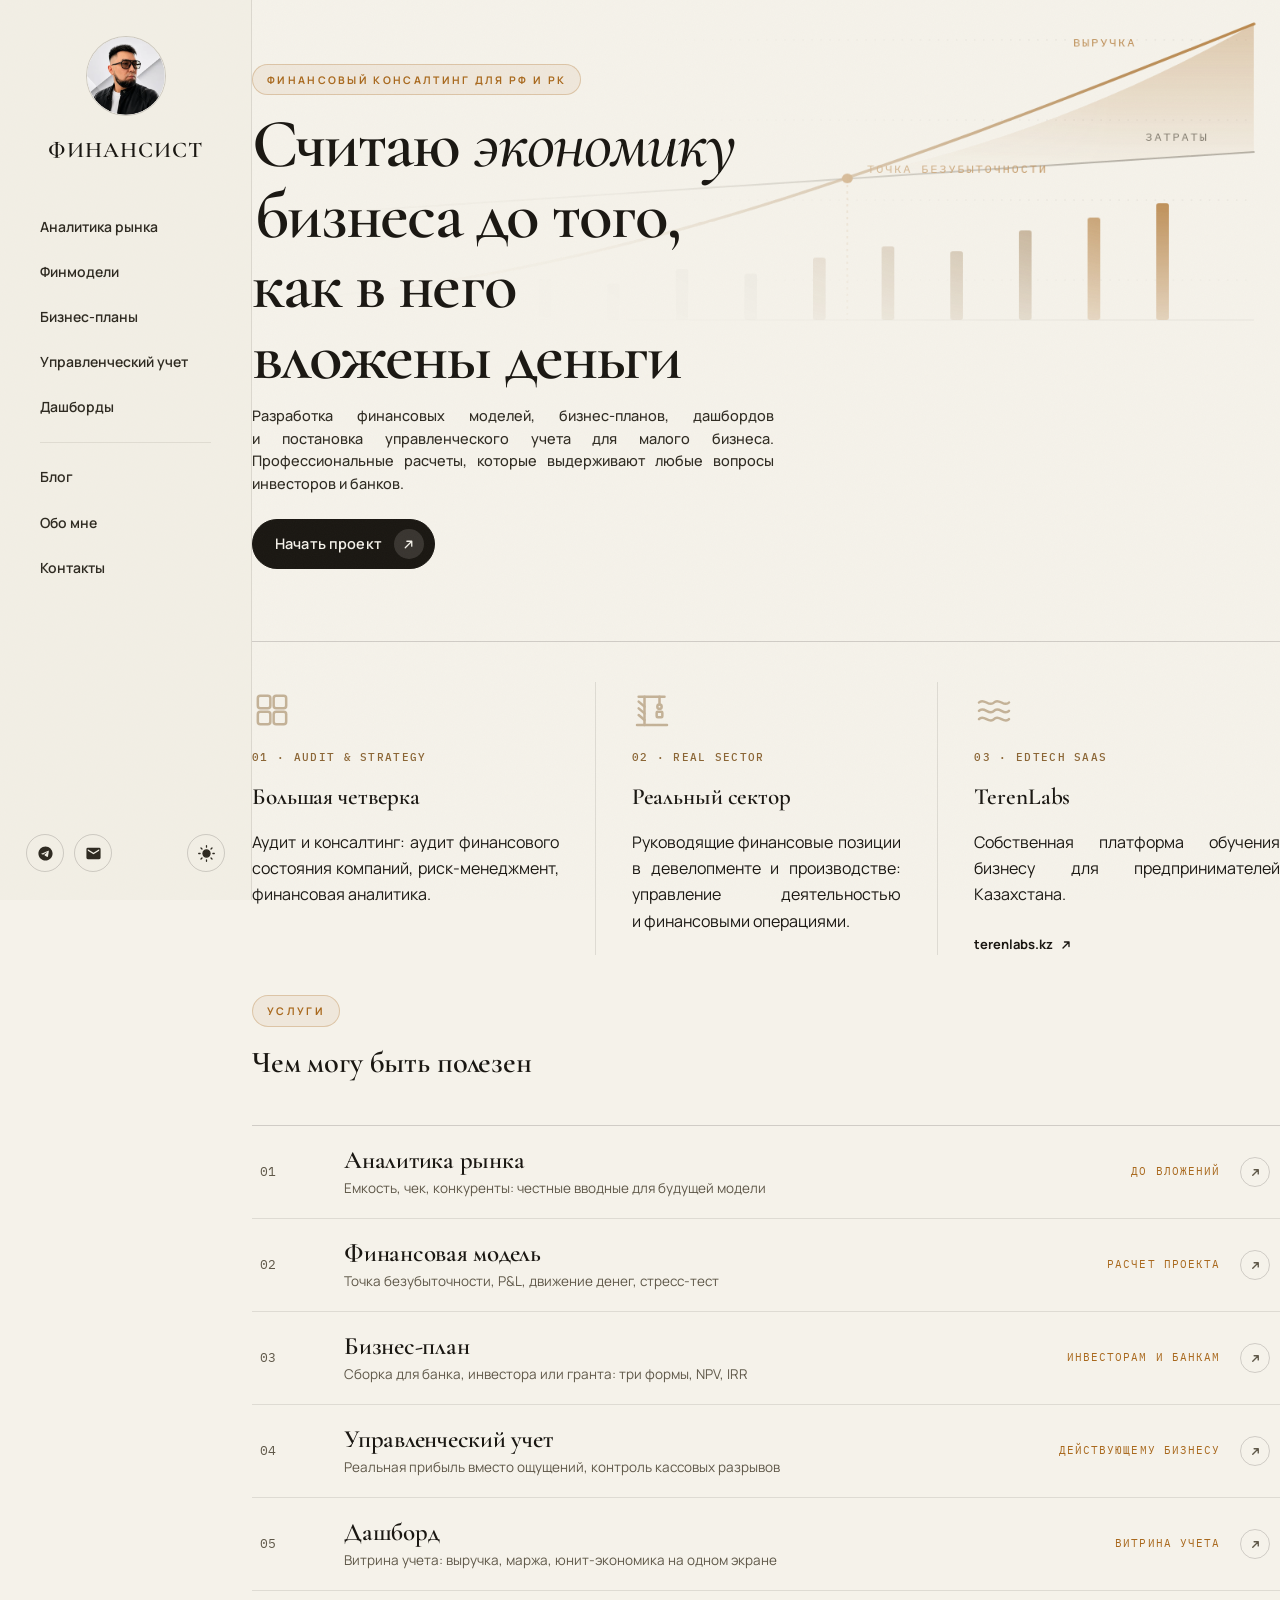
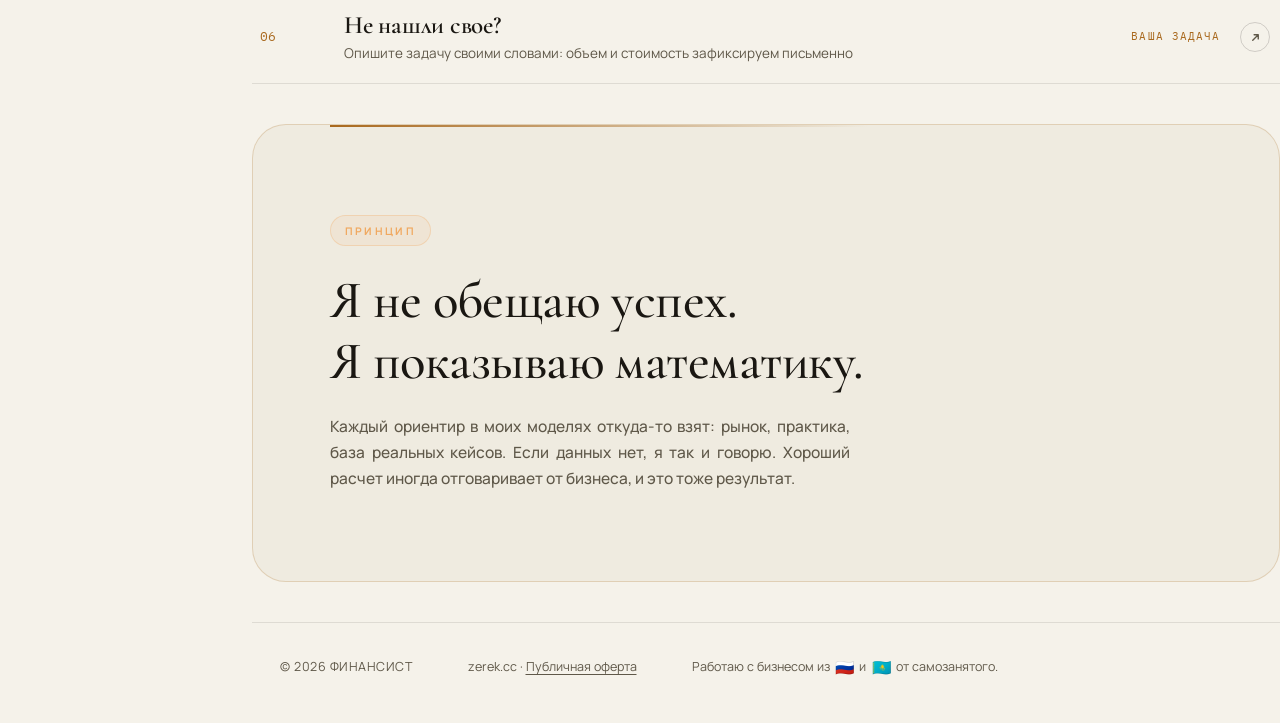
<file: index.html>
<!DOCTYPE html>
<html lang="ru">
<head>
<meta charset="utf-8">
<meta name="viewport" content="width=device-width, initial-scale=1">
<title>Финансист · финансовые модели и разборы ниш для малого бизнеса</title>
<meta name="description" content="Индивидуальные финансовые модели для малого бизнеса, бизнес-планы, управленческий учет и разборы экономики. Точка безубыточности, P&amp;L, движение денег: считаю до того, как вложены деньги.">
<link rel="canonical" href="https://zerek.cc/">
<meta property="og:title" content="Финансист · финансовые модели и разборы ниш">
<meta property="og:description" content="Считаю экономику бизнеса до того, как в него вложены деньги.">
<meta property="og:type" content="website">
<meta property="og:site_name" content="Финансист">
<meta property="og:locale" content="ru_RU">
<meta property="og:url" content="https://zerek.cc/">
<meta property="og:image" content="https://zerek.cc/og.png">
<meta property="og:image:width" content="1200">
<meta property="og:image:height" content="630">
<meta name="twitter:card" content="summary_large_image">
<meta name="yandex-verification" content="0357e68a74a12d80">
<script type="application/ld+json">
{
  "@context": "https://schema.org",
  "@graph": [
    {
      "@type": "WebSite",
      "@id": "https://zerek.cc/#website",
      "url": "https://zerek.cc/",
      "name": "Финансист",
      "description": "Финансовые модели по нишам и разборы экономики малого бизнеса",
      "inLanguage": "ru"
    },
    {
      "@type": "ProfessionalService",
      "@id": "https://zerek.cc/#service",
      "name": "Финансист: финансовые модели и разборы ниш",
      "url": "https://zerek.cc/",
      "image": "https://zerek.cc/og.png",
      "description": "Финансовые модели под конкретные ниши малого бизнеса, индивидуальные расчеты для инвестора и банка, управленческая отчетность. Опыт: аудит и консалтинг в компании большой четверки, руководящие финансовые позиции в реальном секторе.",
      "email": "small.economy.kaz@gmail.com",
      "areaServed": ["KZ", "RU"],
      "priceRange": "$$",
      "knowsLanguage": ["ru"],
      "serviceType": [
        "Финансовое моделирование",
        "Финансовая модель для бизнеса",
        "Бизнес-план для инвестора и банка",
        "Управленческий учет",
        "Юнит-экономика"
      ]
    }
  ]
}
</script>
<meta name="theme-color" content="#F5F2EA">
<link rel="icon" href="data:image/svg+xml,<svg xmlns='http://www.w3.org/2000/svg' viewBox='0 0 32 32'><rect width='32' height='32' rx='9' fill='%231A1712'/><text x='16' y='23' font-size='19' font-family='Georgia,serif' font-weight='600' fill='%23F5F2EA' text-anchor='middle'>Ф</text></svg>">
<link rel="preconnect" href="https://fonts.googleapis.com">
<link rel="preconnect" href="https://fonts.gstatic.com" crossorigin>
<link href="https://fonts.googleapis.com/css2?family=Cormorant+Garamond:ital,wght@0,500;0,600;0,700;1,500&family=Manrope:wght@400;500;600;700&family=IBM+Plex+Mono:wght@400;500&display=swap" rel="stylesheet">
<link rel="stylesheet" href="/assets/site.css?v=47">
</head>
<body>

<div class="grain" aria-hidden="true"></div>

<!-- ===== Сайдбар (десктоп) ===== -->
<aside class="sidebar">
  <a href="#/" aria-label="Главная">
    <span class="sb__mark">
      <img src="photo-light.webp" class="photo-light-img" alt="Финансист" width="256" height="256" decoding="async">
      <img src="photo-dark.webp" class="photo-dark-img" alt="Финансист" width="256" height="256" decoding="async" style="display:none;">
    </span>
  </a>
  <div class="sb__name">ФИНАНСИСТ</div>
  <nav class="menu" data-menu id="sbMenu">
    <span class="menu__bubble" id="menuBubble" aria-hidden="true"></span>
    <a href="#/research" data-route="/research">Аналитика рынка</a>
    <a href="#/services" data-route="/services">Финмодели</a>
    <a href="#/bizplans" data-route="/bizplans">Бизнес-планы</a>
    <a href="#/accounting" data-route="/accounting">Управленческий учет</a>
    <a href="#/dashboards" data-route="/dashboards">Дашборды</a>
    <div class="menu__sep" style="margin: 12px 14px 10px; border-top: 1px solid var(--line); opacity: 0.85;"></div>
    <a href="/blog/">Блог</a>
    <a href="#/about" data-route="/about">Обо мне</a>
    <a href="#/contacts" data-route="/contacts">Контакты</a>
  </nav>
  <div class="sb__foot">
    <a href="https://t.me/godoffin" aria-label="Telegram"><svg viewBox="0 0 24 24"><path d="M12 2C6.48 2 2 6.48 2 12s4.48 10 10 10 10-4.48 10-10S17.52 2 12 2zm4.64 6.8c-.15 1.58-.8 5.42-1.13 7.19-.14.75-.42 1-.68 1.03-.58.05-1.02-.38-1.58-.75-.88-.58-1.38-.94-2.23-1.5-.99-.65-.35-1.01.22-1.59.15-.15 2.71-2.48 2.76-2.69a.2.2 0 0 0-.05-.18c-.06-.05-.14-.03-.21-.02-.09.02-1.49.95-4.22 2.79-.4.27-.76.41-1.08.4-.35-.01-1.02-.2-1.51-.37-.6-.2-1.08-.31-1.04-.66.02-.18.27-.36.75-.55 2.95-1.28 4.91-2.13 5.88-2.54 2.8-1.18 3.38-1.39 3.76-1.4.08 0 .27.02.39.12a.4.4 0 0 1 .12.27c0 .04-.01.12-.02.16z"/></svg></a>
    <a href="mailto:small.economy.kaz@gmail.com" aria-label="Почта"><svg viewBox="0 0 24 24"><path d="M20 4H4a2 2 0 0 0-2 2v12a2 2 0 0 0 2 2h16a2 2 0 0 0 2-2V6a2 2 0 0 0-2-2zm0 4.2-8 5-8-5V6l8 5 8-5v2.2z"/></svg></a>
    <button id="themeToggle" class="theme-toggle-btn" aria-label="Сменить тему">
       <svg viewBox="0 0 24 24" class="theme-toggle-icon-sun" fill="none" stroke="currentColor" stroke-width="1.8" stroke-linecap="round" stroke-linejoin="round"><circle cx="12" cy="12" r="5"/><line x1="12" y1="1" x2="12" y2="3"/><line x1="12" y1="21" x2="12" y2="23"/><line x1="4.22" y1="4.22" x2="5.64" y2="5.64"/><line x1="18.36" y1="18.36" x2="19.78" y2="19.78"/><line x1="1" y1="12" x2="3" y2="12"/><line x1="21" y1="12" x2="23" y2="12"/><line x1="4.22" y1="19.78" x2="5.64" y2="18.36"/><line x1="18.36" y1="5.64" x2="19.78" y2="4.22"/></svg>
       <svg viewBox="0 0 24 24" class="theme-toggle-icon-moon" fill="none" stroke="currentColor" stroke-width="1.8" stroke-linecap="round" stroke-linejoin="round" style="display:none;"><path d="M21 12.79A9 9 0 1 1 11.21 3 7 7 0 0 0 21 12.79z"/></svg>
    </button>
  </div>
</aside>

<!-- ===== Мобильная шапка ===== -->
<header class="mhead">
  <a class="mhead__brand" href="#/">
    <span class="mhead__mark">
      <img src="photo-light.webp" class="photo-light-img" alt="Финансист" width="256" height="256" decoding="async">
      <img src="photo-dark.webp" class="photo-dark-img" alt="Финансист" width="256" height="256" decoding="async" style="display:none;">
    </span>
    <span>ФИНАНСИСТ</span>
  </a>
  <div style="display:flex;align-items:center;gap:12px;">
    <button id="themeToggleMob" class="theme-toggle-btn-mob" aria-label="Сменить тему">
       <svg viewBox="0 0 24 24" class="theme-toggle-icon-sun" fill="none" stroke="currentColor" stroke-width="1.8" stroke-linecap="round" stroke-linejoin="round"><circle cx="12" cy="12" r="5"/><line x1="12" y1="1" x2="12" y2="3"/><line x1="12" y1="21" x2="12" y2="23"/><line x1="4.22" y1="4.22" x2="5.64" y2="5.64"/><line x1="18.36" y1="18.36" x2="19.78" y2="19.78"/><line x1="1" y1="12" x2="3" y2="12"/><line x1="21" y1="12" x2="23" y2="12"/><line x1="4.22" y1="19.78" x2="5.64" y2="18.36"/><line x1="18.36" y1="5.64" x2="19.78" y2="4.22"/></svg>
       <svg viewBox="0 0 24 24" class="theme-toggle-icon-moon" fill="none" stroke="currentColor" stroke-width="1.8" stroke-linecap="round" stroke-linejoin="round" style="display:none;"><path d="M21 12.79A9 9 0 1 1 11.21 3 7 7 0 0 0 21 12.79z"/></svg>
    </button>
    <button class="burger" id="burger" aria-label="Меню"><span></span><span></span></button>
  </div>
</header>

<!-- ===== Мобильное меню ===== -->
<div class="veil" id="veil">
  <nav data-menu>
    <a href="#/research" data-route="/research">Аналитика рынка</a>
    <a href="#/services" data-route="/services">Финмодели</a>
    <a href="#/bizplans" data-route="/bizplans">Бизнес-планы</a>
    <a href="#/accounting" data-route="/accounting">Управленческий учет</a>
    <a href="#/dashboards" data-route="/dashboards">Дашборды</a>
    <div style="margin: 16px auto; border-top: 1px solid rgba(240,235,223,.15); width: 60px;"></div>
    <a href="/blog/">Блог</a>
    <a href="#/about" data-route="/about">Обо мне</a>
    <a href="#/contacts" data-route="/contacts">Контакты</a>
  </nav>
</div>

<div class="content">
<main>

<!-- ================= СТАРТОВАЯ (ГЛАВНАЯ) ================= -->
<section class="page" data-route="/" data-title="Финансист">

  <div class="wrap sec sec--first hero">
    <div class="hero-canvas" id="heroCanvas" aria-hidden="true">
      <svg class="hero-art" viewBox="0 0 1200 560" fill="none" preserveAspectRatio="none">
        <defs>
          <linearGradient id="profitFill" x1="0" y1="0" x2="0" y2="1">
            <stop offset="0%" stop-color="var(--accent)" stop-opacity=".38"/>
            <stop offset="100%" stop-color="var(--accent)" stop-opacity="0"/>
          </linearGradient>
          <linearGradient id="revStroke" x1="0" y1="1" x2="1" y2="0">
            <stop offset="0%" stop-color="var(--bronze)" stop-opacity=".45"/>
            <stop offset="100%" stop-color="var(--accent)" stop-opacity="1"/>
          </linearGradient>
        </defs>

        <!-- сетка -->
        <g class="hero-grid" stroke="var(--line)" stroke-width="1">
          <line x1="60" y1="120" x2="1140" y2="120" stroke-dasharray="2 8"/>
          <line x1="60" y1="220" x2="1140" y2="220" stroke-dasharray="2 8"/>
          <line x1="60" y1="320" x2="1140" y2="320" stroke-dasharray="2 8"/>
          <line x1="60" y1="420" x2="1140" y2="420" stroke-dasharray="2 8"/>
        </g>

        <!-- ось -->
        <path class="hero-axis" d="M60 470 H1140" stroke="var(--line-2)" stroke-width="1.4"/>

        <!-- денежный поток по месяцам -->
        <g class="hero-bars" transform="translate(0, 470)">
          <rect class="hero-bar" x="120"  y="-26"  width="14" height="26"  rx="3" fill="var(--line-2)"/>
          <rect class="hero-bar" x="196"  y="-38"  width="14" height="38"  rx="3" fill="var(--line-2)"/>
          <rect class="hero-bar" x="272"  y="-34"  width="14" height="34"  rx="3" fill="var(--line-2)"/>
          <rect class="hero-bar" x="348"  y="-52"  width="14" height="52"  rx="3" fill="var(--line-2)"/>
          <rect class="hero-bar" x="424"  y="-46"  width="14" height="46"  rx="3" fill="var(--line-2)"/>
          <rect class="hero-bar" x="500"  y="-64"  width="14" height="64"  rx="3" fill="var(--line-2)"/>
          <rect class="hero-bar" x="576"  y="-58"  width="14" height="58"  rx="3" fill="var(--line-2)"/>
          <rect class="hero-bar" x="652"  y="-78"  width="14" height="78"  rx="3" fill="var(--bronze)" opacity=".5"/>
          <rect class="hero-bar" x="728"  y="-92"  width="14" height="92"  rx="3" fill="var(--bronze)" opacity=".58"/>
          <rect class="hero-bar" x="804"  y="-86"  width="14" height="86"  rx="3" fill="var(--bronze)" opacity=".66"/>
          <rect class="hero-bar" x="880"  y="-112" width="14" height="112" rx="3" fill="var(--bronze)" opacity=".74"/>
          <rect class="hero-bar" x="956"  y="-128" width="14" height="128" rx="3" fill="var(--accent)" opacity=".8"/>
          <rect class="hero-bar" x="1032" y="-146" width="14" height="146" rx="3" fill="var(--accent)" opacity=".9"/>
        </g>

        <!-- зона прибыли после точки безубыточности -->
        <path class="hero-profit" d="M690 293 C 850 255, 1000 190, 1140 100 L1140 260 Z" fill="url(#profitFill)"/>

        <!-- затраты -->
        <path class="hero-cost" d="M60 340 L1140 260" stroke="var(--ink-3)" stroke-width="2" stroke-linecap="round" opacity=".55"/>

        <!-- выручка -->
        <path class="hero-rev" d="M60 445 C 400 420, 700 300, 1140 100" stroke="url(#revStroke)" stroke-width="3.5" stroke-linecap="round"/>

        <!-- точка безубыточности -->
        <g class="hero-point">
          <line x1="690" y1="293" x2="690" y2="470" stroke="var(--accent)" stroke-width="1" stroke-dasharray="3 5" opacity=".5"/>
          <circle class="hero-point__wave" cx="690" cy="293" r="7" stroke="var(--accent)" stroke-width="1.5" fill="none"/>
          <circle cx="690" cy="293" r="6" fill="var(--accent)"/>
        </g>

        <!-- подписи -->
        <g class="hero-labels" font-family="var(--font-mono)" font-size="13" letter-spacing="0.14em">
          <text x="712" y="286" fill="var(--accent)">ТОЧКА БЕЗУБЫТОЧНОСТИ</text>
          <text x="1010" y="128" fill="var(--accent)" text-anchor="end">ВЫРУЧКА</text>
          <text x="1090" y="246" fill="var(--ink-3)" text-anchor="end">ЗАТРАТЫ</text>
        </g>
      </svg>
    </div>

    <div class="hero-inner">
      <span class="eyebrow" style="margin-bottom:14px">Финансовый консалтинг для РФ и РК</span>
      <h1>Считаю <span class="mark">экономику<svg class="mark__line" viewBox="0 0 200 14" preserveAspectRatio="none" aria-hidden="true"><path d="M3 9.5 C 46 4.2, 138 3.4, 197 7.8"/></svg></span> бизнеса до того, как в него вложены деньги</h1>
      <p class="lead" style="margin-top:14px">Разработка финансовых моделей, бизнес-планов, дашбордов и постановка управленческого учета для малого бизнеса. Профессиональные расчеты, которые выдерживают любые вопросы инвесторов и банков.</p>
      <div class="actions" style="margin-top:24px">
        <a class="btn" href="#/contacts"><span>Начать проект</span><span class="btn__ic"><svg viewBox="0 0 16 16"><path d="M4 12 12 4M6 4h6v6"/></svg></span></a>
      </div>
    </div>

    <div class="facts">
      <div class="fact rv">
        <span class="fact__icon" aria-hidden="true"><svg viewBox="0 0 24 24"><rect x="3.5" y="3.5" width="7.5" height="7.5" rx="1.5"/><rect x="13" y="3.5" width="7.5" height="7.5" rx="1.5"/><rect x="3.5" y="13" width="7.5" height="7.5" rx="1.5"/><rect x="13" y="13" width="7.5" height="7.5" rx="1.5"/></svg></span>
        <span class="fact__num">01 · Audit &amp; Strategy</span>
        <strong>Большая четверка</strong>
        <span>Аудит и консалтинг: аудит финансового состояния компаний, риск-менеджмент, финансовая аналитика.</span>
      </div>
      <div class="fact rv">
        <span class="fact__icon" aria-hidden="true"><svg viewBox="0 0 24 24"><path d="M3 21h18"/><path d="M7.5 21V4"/><path d="M4 4h15.5"/><path d="M16.5 4v4.5"/><circle cx="16.5" cy="10" r="1.3"/><rect x="14.8" y="13" width="3.4" height="3.4" rx=".6"/><path d="M4 7l3.5 3M4 11l3.5 3M4 15l3.5 3"/></svg></span>
        <span class="fact__num">02 · Real Sector</span>
        <strong>Реальный сектор</strong>
        <span>Руководящие финансовые позиции в девелопменте и производстве: управление деятельностью и финансовыми операциями.</span>
      </div>
      <div class="fact rv">
        <span class="fact__icon" aria-hidden="true"><svg viewBox="0 0 24 24"><path d="M3 7.5c3-3.2 6 3.2 9 0s6 3.2 9 0"/><path d="M3 12.5c3-3.2 6 3.2 9 0s6 3.2 9 0"/><path d="M3 17.5c3-3.2 6 3.2 9 0s6 3.2 9 0"/></svg></span>
        <span class="fact__num">03 · EdTech SaaS</span>
        <strong>TerenLabs</strong>
        <span>Собственная платформа обучения бизнесу для предпринимателей Казахстана.</span>
        <a class="card-link fact__link" href="https://terenlabs.kz" target="_blank" rel="noopener">terenlabs.kz <svg viewBox="0 0 16 16"><path d="M4 12 12 4M6 4h6v6"/></svg></a>
      </div>
    </div>
  </div>

  <div class="wrap sec" id="services-home">
    <div class="sec__head">
      <span class="eyebrow">Услуги</span>
      <h2 class="t-section">Чем могу быть полезен</h2>
    </div>
    <div class="svcindex">
      <a class="svcrow rv" href="#/research">
        <span class="svcrow__num">01</span>
        <span class="svcrow__body">
          <span class="svcrow__name">Аналитика рынка</span>
          <span class="svcrow__desc">Емкость, чек, конкуренты: честные вводные для будущей модели</span>
        </span>
        <span class="svcrow__tag">до вложений</span>
        <span class="svcrow__go" aria-hidden="true"><svg viewBox="0 0 16 16"><path d="M4 12 12 4M6 4h6v6"/></svg></span>
      </a>
      <a class="svcrow rv" href="#/services">
        <span class="svcrow__num">02</span>
        <span class="svcrow__body">
          <span class="svcrow__name">Финансовая модель</span>
          <span class="svcrow__desc">Точка безубыточности, P&L, движение денег, стресс-тест</span>
        </span>
        <span class="svcrow__tag">расчет проекта</span>
        <span class="svcrow__go" aria-hidden="true"><svg viewBox="0 0 16 16"><path d="M4 12 12 4M6 4h6v6"/></svg></span>
      </a>
      <a class="svcrow rv" href="#/bizplans">
        <span class="svcrow__num">03</span>
        <span class="svcrow__body">
          <span class="svcrow__name">Бизнес-план</span>
          <span class="svcrow__desc">Сборка для банка, инвестора или гранта: три формы, NPV, IRR</span>
        </span>
        <span class="svcrow__tag">инвесторам и банкам</span>
        <span class="svcrow__go" aria-hidden="true"><svg viewBox="0 0 16 16"><path d="M4 12 12 4M6 4h6v6"/></svg></span>
      </a>
      <a class="svcrow rv" href="#/accounting">
        <span class="svcrow__num">04</span>
        <span class="svcrow__body">
          <span class="svcrow__name">Управленческий учет</span>
          <span class="svcrow__desc">Реальная прибыль вместо ощущений, контроль кассовых разрывов</span>
        </span>
        <span class="svcrow__tag">действующему бизнесу</span>
        <span class="svcrow__go" aria-hidden="true"><svg viewBox="0 0 16 16"><path d="M4 12 12 4M6 4h6v6"/></svg></span>
      </a>
      <a class="svcrow rv" href="#/dashboards">
        <span class="svcrow__num">05</span>
        <span class="svcrow__body">
          <span class="svcrow__name">Дашборд</span>
          <span class="svcrow__desc">Витрина учета: выручка, маржа, юнит-экономика на одном экране</span>
        </span>
        <span class="svcrow__tag">витрина учета</span>
        <span class="svcrow__go" aria-hidden="true"><svg viewBox="0 0 16 16"><path d="M4 12 12 4M6 4h6v6"/></svg></span>
      </a>
      <a class="svcrow rv" href="#/contacts">
        <span class="svcrow__num">06</span>
        <span class="svcrow__body">
          <span class="svcrow__name">Не нашли свое?</span>
          <span class="svcrow__desc">Опишите задачу своими словами: объем и стоимость зафиксируем письменно</span>
        </span>
        <span class="svcrow__tag">ваша задача</span>
        <span class="svcrow__go" aria-hidden="true"><svg viewBox="0 0 16 16"><path d="M4 12 12 4M6 4h6v6"/></svg></span>
      </a>
    </div>
  </div>

  <div class="wrap sec sec--last">
    <div class="dark-band rv">
      <span class="eyebrow">Принцип</span>
      <p class="quote" style="margin-top:24px">Я не обещаю успех. Я показываю математику.</p>
      <p class="sub">Каждый ориентир в моих моделях откуда-то взят: рынок, практика, база реальных кейсов. Если данных нет, я так и говорю. Хороший расчет иногда отговаривает от бизнеса, и это тоже результат.</p>
    </div>
  </div>

</section>

<!-- ================= ФИНМОДЕЛИ ================= -->
<section class="page" data-route="/services" data-title="Финмодели">

  <div class="wrap sec sec--first hero-tight">
    <div class="svc-hero">
      <div>
        <div class="flow flow--eyebrow"><span class="flow__label">Новый бизнес</span><div class="flow__chain"><a class="flow__step" href="#/research">Аналитика рынка</a><span class="flow__arr" aria-hidden="true">→</span><a class="flow__step is-here" href="#/services">Финмодель</a><span class="flow__arr" aria-hidden="true">→</span><a class="flow__step" href="#/bizplans">Бизнес-план</a></div></div>
        <h1 style="margin-top:26px">Финансовая модель под ваш проект</h1>
        <p class="lead" style="margin-top:24px">Каждую модель собираю индивидуально: под ваш формат, вашу локацию, ваши цены. Она показывает, при каких условиях проект выходит в плюс, где ждать кассовый разрыв и сколько денег нужно на старт. Дешевле одной ошибки в аренде.</p>
        <div class="actions" style="margin-top:34px">
          <a class="btn" href="#/contacts"><span>Обсудить проект</span><span class="btn__ic"><svg viewBox="0 0 16 16"><path d="M4 12 12 4M6 4h6v6"/></svg></span></a>
          <a class="btn btn--ghost" href="#standard"><span>Как устроена модель</span><span class="btn__ic"><svg viewBox="0 0 16 16"><path d="M8 4v8M4 8l4 4 4-4"/></svg></span></a>
        </div>


      </div>
      <aside class="hint rv">
        <span class="hint__tag">[ ПОМНИТЕ ]</span>
        <p class="hint__title">Модель — это <span class="mark">калькулятор<svg class="mark__line" viewBox="0 0 200 14" preserveAspectRatio="none" aria-hidden="true"><path d="M3 9.5 C 46 4.2, 138 3.4, 197 7.8"/></svg></span>,<br>а не хрустальный шар</p>
        <p class="hint__text">Результат зависит от вводных: рынок, чеки, продажи, затраты, инвестиции. Если полной картины рынка пока нет, начните с исследования — оно даст модели честные вводные.</p>
        <a class="card-link" href="#/research">Аналитика рынка <svg viewBox="0 0 16 16"><path d="M4 12 12 4M6 4h6v6"/></svg></a>
      </aside>
    </div>
  </div>

  <div class="wrap sec sec--last" id="standard">
    <div class="workbook rv" id="fmWorkbook">
      <div class="workbook__bar">
        <span class="workbook__dot"></span><span class="workbook__dot"></span><span class="workbook__dot"></span>
        <span class="workbook__name">финмодель.xlsx</span>
      </div>
      <div class="workbook__tabs" role="tablist" aria-label="Листы модели">
        <button class="workbook__tab is-on" role="tab" data-sheet="assumptions">Допущения</button>
        <button class="workbook__tab" role="tab" data-sheet="revenue">Выручка</button>
        <button class="workbook__tab" role="tab" data-sheet="costs">Затраты</button>
        <button class="workbook__tab" role="tab" data-sheet="pnl">P&amp;L</button>
        <button class="workbook__tab" role="tab" data-sheet="cash">Движение денег</button>
        <button class="workbook__tab" role="tab" data-sheet="balance">Баланс</button>
        <button class="workbook__tab" role="tab" data-sheet="dash">Дашборд</button>
      </div>
      <div class="workbook__fx"><span class="workbook__fx-label">fx</span><code id="fmSheetFx">жёлтые ячейки = ваш ввод</code></div>
      <div class="workbook__body is-in" id="fmSheetInfo">
        <strong id="fmSheetTitle">Единственный лист ввода</strong>
        <p id="fmSheetText">Все ваши данные живут здесь: инвестиции, средний чек, поток клиентов, зарплаты, аренда, сезонность, налоговый режим. Меняете жёлтую ячейку, и вся модель пересчитывается сама.</p>
      </div>
    </div>

    <div class="sec__head" style="margin-top:64px">
      <span class="eyebrow">Для чего</span>
      <h2 class="t-section">Задачи, которые решает модель</h2>
    </div>
    <div class="cols cols--stretch">
      <div>
        <ul class="checks">
          <li><strong>Привлечение инвестиций:</strong> расчетная база для разговора с фондом или частным инвестором: сценарии, доходность, риски и что будет с деньгами в худшем случае</li>
          <li><strong>Банк и госпрограммы:</strong> финансовая часть к бизнес-плану: три формы отчетности в том виде, в каком их ждут кредитный комитет и программы поддержки</li>
          <li><strong>Собственные решения:</strong> понять до вложений, тянет ли проект: точка безубыточности, размер подушки, срок окупаемости</li>
        </ul>
      </div>
      <div class="stack">
        <div class="note"><strong>Сферы.</strong><br>Производство, строительство, услуги, общепит, SaaS-проекты. Методология одна, наполнение собирается под отрасль и вашу специфику.</div>
        <div class="note"><strong>Открытые формулы.</strong><br>Excel или Google Таблицы. Все формулы видны, любое допущение можно заменить своим значением, итог пересчитается.</div>
        <div class="note note--ox"><strong>Чего в модели нет.</strong><br>Обещания прибыли. Модель считает вашу гипотезу, а не гарантирует результат.</div>
      </div>
    </div>
  </div>



  <!-- ВИДЕООБЗОР: последняя секция страницы. Когда экспортируем скринкаст из
       Screen Studio: wrap sec sec--last + плеер /assets/fm-demo.mp4 с постером
       в рамке workbook. -->

</section>

<!-- ================= АНАЛИТИКА РЫНКА ================= -->
<section class="page" data-route="/research" data-title="Аналитика рынка">

  <div class="wrap sec sec--first hero-tight">
    <div class="svc-hero">
      <div>
        <div class="flow flow--eyebrow"><span class="flow__label">Новый бизнес</span><div class="flow__chain"><a class="flow__step is-here" href="#/research">Аналитика рынка</a><span class="flow__arr" aria-hidden="true">→</span><a class="flow__step" href="#/services">Финмодель</a><span class="flow__arr" aria-hidden="true">→</span><a class="flow__step" href="#/bizplans">Бизнес-план</a></div></div>
        <h1 style="margin-top:26px">Аналитика рынка и исследования ниш</h1>
        <p class="lead" style="margin-top:24px">Глубокий профессиональный ресерч рынков, детальный анализ конкурентов, оценка долей рынка, потребительских трендов и перспектив развития ниш. Сухие факты и твердые цифры для безопасного запуска нового бизнеса или масштабирования текущего.</p>
      </div>
      <aside class="hint rv">
        <span class="hint__tag">[ ЧТО ДАЛЬШЕ ]</span>
        <p class="hint__title">Исследование — это <span class="mark">вводные<svg class="mark__line" viewBox="0 0 200 14" preserveAspectRatio="none" aria-hidden="true"><path d="M3 9.5 C 46 4.2, 138 3.4, 197 7.8"/></svg></span> для расчета</p>
        <p class="hint__text">Емкость рынка, реальные чеки, конкуренты и спрос ложатся в финансовую модель. На проверенных цифрах она считает честно, а не гадает.</p>
        <a class="card-link" href="#/services">Финансовая модель <svg viewBox="0 0 16 16"><path d="M4 12 12 4M6 4h6v6"/></svg></a>
      </aside>
    </div>
  </div>



  <div class="wrap sec">
    <div class="sec__head">
      <span class="eyebrow">Виды</span>
      <h2 class="t-section">Три глубины исследования</h2>
    </div>
    <div class="grid3">
      <div class="shell rv"><div class="core">
        <span class="kicker">Экспресс</span>
        <h3>Обзор ниши</h3>
        <p>Быстрый срез: емкость, средний чек, барьеры входа, главные игроки. Достаточно, чтобы решить, копать ли глубже.</p>
      </div></div>
      <div class="shell rv"><div class="core">
        <span class="kicker">Полное</span>
        <h3>Исследование рынка</h3>
        <p>Детальный ресерч: статистика, поле, парсинг конкурентов, портрет аудитории, тренды и свободные ниши.</p>
      </div></div>
      <div class="shell rv"><div class="core">
        <span class="kicker">Прицельное</span>
        <h3>Анализ конкурентов</h3>
        <p>Разбор конкретных игроков: цены, форматы, сильные и слабые стороны, чем отстроиться.</p>
      </div></div>
    </div>
  </div>

  <div class="wrap sec">
    <div class="cols">
      <div>
        <span class="eyebrow">Состав</span>
        <h2 class="t-section" style="margin:16px 0 10px">Что входит в исследование</h2>
        <ul class="checks">
          <li><strong>Ресерч по нишам:</strong> детальная оценка емкости рынка, среднего чека, барьеров входа и потенциала спроса</li>
          <li><strong>Анализ конкурентов:</strong> аудит сильных и слабых сторон, ценовой политики, долей и стратегий ключевых игроков</li>
          <li><strong>Потребительские тренды:</strong> портрет вашей целевой аудитории, паттерны поведения, барьеры и триггеры к покупке</li>
          <li><strong>Перспективы развития:</strong> макро- и микро-тренды, векторы масштабирования и свободные рыночные ниши</li>
        </ul>
      </div>
      <div class="stack">
        <div class="note"><strong>Опережая рынок.</strong><br>Никакой воды и общих фраз из интернета. Исследование строится на базе сухой статистики (БНС РК, Росстат), закрытых баз данных, парсинга конкурентов и полевой аналитики.</div>
        <div class="note note--ox"><strong>Сроки и стоимость.</strong><br>Стоимость нишевого исследования рынка — от $150. Точные сроки и объем ресерча согласовываем после первого звонка.</div>
      </div>
    </div>
  </div>

  <div class="wrap sec sec--last">
    <div class="dark-band rv">
      <span class="eyebrow">Нужна объективная оценка рынка?</span>
      <p class="quote" style="margin-top:24px">Опишите вашу задачу</p>
      <p class="sub">Напишите, какую нишу или рынок планируете исследовать. Сформирую структуру ресерча и предложу план работы.</p>
      <div class="actions">
        <a class="btn" href="#/contacts"><span>Заказать исследование</span><span class="btn__ic"><svg viewBox="0 0 16 16"><path d="M4 12 12 4M6 4h6v6"/></svg></span></a>
      </div>
    </div>
  </div>

</section>

<!-- ================= БИЗНЕС-ПЛАНЫ ================= -->
<section class="page" data-route="/bizplans" data-title="Бизнес-планы">

  <div class="wrap sec sec--first hero-tight">
    <div class="svc-hero">
      <div>
        <div class="flow flow--eyebrow"><span class="flow__label">Новый бизнес</span><div class="flow__chain"><a class="flow__step" href="#/research">Аналитика рынка</a><span class="flow__arr" aria-hidden="true">→</span><a class="flow__step" href="#/services">Финмодель</a><span class="flow__arr" aria-hidden="true">→</span><a class="flow__step is-here" href="#/bizplans">Бизнес-план</a></div></div>
        <h1 style="margin-top:26px">Бизнес-планы для инвесторов, банков и грантов</h1>
        <p class="lead" style="margin-top:24px">Профессиональная разработка бизнес-планов и финансовых планов, которые выдерживают любые вопросы кредиторов, инвесторов и фондов поддержки. Обоснованные допущения и точные сценарии под государственные программы льготного финансирования Казахстана и РФ.</p>
      </div>
      <aside class="hint rv">
        <span class="hint__tag">[ ИЗ ЧЕГО СОСТОИТ ]</span>
        <p class="hint__title">Бизнес-план — это <span class="mark">сборка<svg class="mark__line" viewBox="0 0 200 14" preserveAspectRatio="none" aria-hidden="true"><path d="M3 9.5 C 46 4.2, 138 3.4, 197 7.8"/></svg></span></p>
        <p class="hint__text">Внутри три части: аналитика рынка, финансовая модель и производственная составляющая — мощности, персонал, операции. Все сходится в одну историю, которую проверяет инвестор.</p>
        <div class="hint__links">
          <a class="card-link" href="#/research">Аналитика рынка <svg viewBox="0 0 16 16"><path d="M4 12 12 4M6 4h6v6"/></svg></a>
          <a class="card-link" href="#/services">Финансовая модель <svg viewBox="0 0 16 16"><path d="M4 12 12 4M6 4h6v6"/></svg></a>
        </div>
      </aside>
    </div>
  </div>



  <div class="wrap sec">
    <div class="sec__head">
      <span class="eyebrow">Виды</span>
      <h2 class="t-section">Под конкретного получателя</h2>
    </div>
    <div class="grid3">
      <div class="shell rv"><div class="core">
        <span class="kicker">Гранты и фонды</span>
        <h3>Под программу поддержки</h3>
        <p>У каждого фонда свои формы, критерии и шаблоны. Бизнес-план собирается под требования конкретной программы, а не «универсальный».</p>
      </div></div>
      <div class="shell rv"><div class="core">
        <span class="kicker">Банки</span>
        <h3>Под кредит</h3>
        <p>Банк смотрит на способность обслуживать долг: денежный поток, запас прочности, залоги. План отвечает на вопросы кредитного комитета.</p>
      </div></div>
      <div class="shell rv"><div class="core">
        <span class="kicker">Инвесторы</span>
        <h3>Под вложение в долю</h3>
        <p>Инвестора интересуют сценарии, доходность и риски. План показывает, что будет с его деньгами в базовом и худшем случае.</p>
      </div></div>
    </div>
  </div>

  <div class="wrap sec">
    <div class="cols">
      <div>
        <span class="eyebrow">Состав</span>
        <h2 class="t-section" style="margin:16px 0 10px">Что входит в разработку</h2>
        <ul class="checks">
          <li><strong>Твердые ориентиры:</strong> каждое допущение бизнес-плана обосновано рыночными показателями и подтверждено статистикой</li>
          <li><strong>Три формы отчетности:</strong> прогнозные P&amp;L, Движение денег (Cash Flow) и Баланс, которые сходятся до копейки</li>
          <li><strong>Инвестиционные метрики:</strong> детальный расчет NPV, IRR, сроков окупаемости (Payback Period) и точки безубыточности</li>
          <li><strong>Анализ рисков:</strong> стресс-тест бизнес-модели и оценка чувствительности прибыли к изменению цен, ФОТ или CAPEX</li>
        </ul>
      </div>
      <div class="stack">
        <div class="note"><strong>Поддержка грантов.</strong><br>В Казахстане адаптирую расчеты под требования госгрантов ДКБ (до 5 млн ₸) и финансирование Даму. В РФ — под стандарты ФРП, субсидии и банковские кредиты.</div>
        <div class="note note--ox"><strong>Сроки и стоимость.</strong><br>Стоимость разработки индивидуального финансового плана инвестора — от $150. Точный расчет даю после первого разговора.</div>
      </div>
    </div>
  </div>

  <div class="wrap sec sec--last">
    <div class="dark-band rv">
      <span class="eyebrow">Нужна профессиональная защита проекта?</span>
      <p class="quote" style="margin-top:24px">Напишите коротко о ваших целях</p>
      <p class="sub">Напишите коротко, для каких целей (инвестор, банк, субсидия) готовится бизнес-план. Обсудим план и сроки разработки.</p>
      <div class="actions">
        <a class="btn" href="#/contacts"><span>Начать работу</span><span class="btn__ic"><svg viewBox="0 0 16 16"><path d="M4 12 12 4M6 4h6v6"/></svg></span></a>
      </div>
    </div>
  </div>

</section>

<!-- ================= УПРАВЛЕНЧЕСКИЙ УЧЕТ ================= -->
<section class="page" data-route="/accounting" data-title="Управленческий учет">

  <div class="wrap sec sec--first hero-tight">
    <div class="svc-hero">
      <div>
        <div class="flow flow--eyebrow"><span class="flow__label">Действующий бизнес</span><div class="flow__chain"><a class="flow__step is-here" href="#/accounting">Управленческий учет</a><span class="flow__arr" aria-hidden="true">→</span><a class="flow__step" href="#/dashboards">Дашборд</a></div></div>
        <h1 style="margin-top:26px">Внедрение и ведение управленческого учета</h1>
        <p class="lead" style="margin-top:24px">Ежемесячная управленческая отчетность и разбор фактических цифр вашего бизнеса. Чтобы вы видели реальную прибыль, контролировали кассовые разрывы и принимали бизнес-решения на основе твердых финансовых данных, а не интуиции.</p>
      </div>
      <aside class="hint rv">
        <span class="hint__tag">[ ЗАЧЕМ ]</span>
        <p class="hint__title">Учет — это <span class="mark">факты<svg class="mark__line" viewBox="0 0 200 14" preserveAspectRatio="none" aria-hidden="true"><path d="M3 9.5 C 46 4.2, 138 3.4, 197 7.8"/></svg></span>, а не ощущения</p>
        <p class="hint__text">Касса, банк и CRM сходятся в три формы отчетности: видно реальную прибыль и куда утекают деньги. А когда факты собраны, их удобно смотреть на одном экране.</p>
        <a class="card-link" href="#/dashboards">Дашборд <svg viewBox="0 0 16 16"><path d="M4 12 12 4M6 4h6v6"/></svg></a>
      </aside>
    </div>
  </div>



  <div class="wrap sec">
    <div class="sec__head">
      <span class="eyebrow">Виды</span>
      <h2 class="t-section">Два формата работы</h2>
    </div>
    <div class="grid2">
      <div class="shell rv"><div class="core">
        <span class="kicker">Разовая постановка</span>
        <h3>Настроить и передать</h3>
        <p>Аудит текущего учета, структура отчетов, таблицы и регламент внесения данных. Дальше ведете сами, система остается у вас.</p>
      </div></div>
      <div class="shell rv"><div class="core">
        <span class="kicker">Сопровождение</span>
        <h3>Вести вместе</h3>
        <p>Ежемесячная сборка отчетности и разбор цифр со мной: что случилось с прибылью, где утечки, что делать дальше.</p>
      </div></div>
    </div>
  </div>

  <div class="wrap sec">
    <div class="cols">
      <div>
        <span class="eyebrow">Процесс</span>
        <h2 class="t-section" style="margin:16px 0 10px">Как мы наводим порядок</h2>
        <ul class="checks">
          <li><strong>Финансовый аудит:</strong> анализируем текущий учет, находим скрытые утечки прибыли и ошибки в себестоимости</li>
          <li><strong>Три формы отчетов:</strong> выстраиваем P&amp;L (прибыли/убытки), Cash Flow (движение денег) и Баланс в единую систему</li>
          <li><strong>Регламент внесения данных:</strong> настраиваем простые и понятные таблицы для ваших сотрудников без лишней бюрократии</li>
          <li><strong>Регулярный разбор фактов:</strong> каждый месяц собираю отчетность и лично разбираю с вами слабые зоны компании</li>
        </ul>
      </div>
      <div class="stack">
        <div class="note"><strong>Умное сопровождение.</strong><br>Вы перестанете путать оборот с прибылью, точно будете знать, сколько денег можно выводить без вреда для оборотного капитала, и забудете про кассовые разрывы.</div>
        <div class="note note--ox"><strong>Стоимость:</strong> регулярное сопровождение учета — от $100 в месяц. Называю ориентир после анализа вашей ситуации.</div>
      </div>
    </div>
  </div>

  <div class="wrap sec sec--last">
    <div class="dark-band rv">
      <span class="eyebrow">Хотите видеть бизнес в реальных цифрах?</span>
      <p class="quote" style="margin-top:24px">Начнем с аудита</p>
      <p class="sub">Опишите, как сейчас считаете доходы и расходы. Разберем, где теряются данные и как это исправить.</p>
      <div class="actions">
        <a class="btn" href="#/contacts"><span>Навести порядок</span><span class="btn__ic"><svg viewBox="0 0 16 16"><path d="M4 12 12 4M6 4h6v6"/></svg></span></a>
      </div>
    </div>
  </div>

</section>

<!-- ================= ДАШБОРДЫ ================= -->
<section class="page" data-route="/dashboards" data-title="Дашборды">

  <div class="wrap sec sec--first hero-tight">
    <div class="svc-hero">
      <div>
        <div class="flow flow--eyebrow"><span class="flow__label">Действующий бизнес</span><div class="flow__chain"><a class="flow__step" href="#/accounting">Управленческий учет</a><span class="flow__arr" aria-hidden="true">→</span><a class="flow__step is-here" href="#/dashboards">Дашборд</a></div></div>
        <h1 style="margin-top:26px">Интерактивные дашборды и панели управления</h1>
        <p class="lead" style="margin-top:24px">Автоматическая визуализация ключевых показателей (KPI) вашего бизнеса на одном интерактивном экране. Сборка дашбордов в Looker Studio, Google Таблицах или Excel со сведением данных из CRM, кассы и банк-клиентов.</p>
      </div>
      <aside class="hint rv">
        <span class="hint__tag">[ ПОМНИТЕ ]</span>
        <p class="hint__title">Дашборд — это <span class="mark">витрина<svg class="mark__line" viewBox="0 0 200 14" preserveAspectRatio="none" aria-hidden="true"><path d="M3 9.5 C 46 4.2, 138 3.4, 197 7.8"/></svg></span> учета</p>
        <p class="hint__text">Панель показывает то, что собрал управленческий учет. Если данные не выстроены, графики получаются красивыми, но пустыми. Сначала порядок в цифрах, потом витрина.</p>
        <a class="card-link" href="#/accounting">Управленческий учет <svg viewBox="0 0 16 16"><path d="M4 12 12 4M6 4h6v6"/></svg></a>
      </aside>
    </div>
  </div>



  <div class="wrap sec">
    <div class="sec__head">
      <span class="eyebrow">Виды</span>
      <h2 class="t-section">Инструмент под вашу инфраструктуру</h2>
    </div>
    <div class="grid3">
      <div class="shell rv"><div class="core">
        <span class="kicker">Looker Studio</span>
        <h3>Живая панель онлайн</h3>
        <p>Данные подтягиваются автоматически, панель открывается по ссылке с любого устройства. Для тех, у кого данные уже в облаке.</p>
      </div></div>
      <div class="shell rv"><div class="core">
        <span class="kicker">Google Таблицы</span>
        <h3>Рабочая лошадка</h3>
        <p>Дашборд прямо в таблице, где живет учет. Без новых сервисов и подписок, правится своими руками.</p>
      </div></div>
      <div class="shell rv"><div class="core">
        <span class="kicker">Excel</span>
        <h3>Локально и привычно</h3>
        <p>Для тех, кто работает в Excel: сводные, срезы, автообновление из выгрузок кассы и банка.</p>
      </div></div>
    </div>
  </div>

  <div class="wrap sec">
    <div class="cols">
      <div>
        <span class="eyebrow">Возможности</span>
        <h2 class="t-section" style="margin:16px 0 10px">Что вы будете контролировать</h2>
        <ul class="checks">
          <li><strong>Пульс бизнеса (KPI):</strong> выручка, маржа, средний чек, загрузка постов/кресел в реальном времени</li>
          <li><strong>Юнит-экономика:</strong> автоматический расчет прибыльности и наценки по каждому товару или категории</li>
          <li><strong>Поведение клиентов:</strong> LTV, когортный анализ, частота покупок, отток и удержание клиентов</li>
          <li><strong>Эффективность маркетинга:</strong> ROMI, стоимость лида (CPA) и конверсия воронки продаж</li>
        </ul>
      </div>
      <div class="stack">
        <div class="note"><strong>Мгновенное понимание.</strong><br>Больше не нужно перебирать десятки листов и сводить цифры вручную. Одно нажатие — и вы видите узкие места и точки роста компании.</div>
        <div class="note note--ox"><strong>Стоимость:</strong> индивидуальный расчет в зависимости от источников данных и сложности аналитических панелей.</div>
      </div>
    </div>
  </div>

  <div class="wrap sec sec--last">
    <div class="dark-band rv">
      <span class="eyebrow">Нужна удобная панель управления?</span>
      <p class="quote" style="margin-top:24px">Опишите ваши источники данных</p>
      <p class="sub">Опишите, какие показатели для вас критичны при ежедневном анализе. Подберу оптимальный стек.</p>
      <div class="actions">
        <a class="btn" href="#/contacts"><span>Обсудить дашборд</span><span class="btn__ic"><svg viewBox="0 0 16 16"><path d="M4 12 12 4M6 4h6v6"/></svg></span></a>
      </div>
    </div>
  </div>

</section>

<!-- ================= ОБО МНЕ ================= -->
<section class="page" data-route="/about" data-title="Обо мне">

  <div class="wrap sec sec--first hero-tight">
    <span class="eyebrow">Обо мне</span>
    <h1 style="margin-top:26px">Путь через все этажи финансов</h1>
    <p class="lead" style="margin-top:24px">Меня зовут Адиль. За плечами высшее финансовое образование, степень MBA и больше двадцати лет практики: корпорации, Национальный Банк РК, аудит и консалтинг «Большой четверки», собственный бизнес. Теперь считаю экономику для тех, кто рискует своими деньгами.</p>
  </div>

  <div class="wrap sec">
    <div class="sec__head">
      <span class="eyebrow">Хронология</span>
      <h2 class="t-section">Каждая ступень видна в моих расчетах</h2>
    </div>

    <ol class="career">
      <li class="career__item rv">
        <span class="career__num">01</span>
        <div class="career__body">
          <span class="career__tag">Реальный сектор · старт</span>
          <h3>Корпорации: от экономиста до финансового директора</h3>
          <p>Руководитель экономического отдела в корпорации строительных материалов, затем финансовый директор крупной дорожно-строительной компании. Управление деятельностью и финансовыми операциями.</p>
        </div>
      </li>
      <li class="career__item rv">
        <span class="career__num">02</span>
        <div class="career__body">
          <span class="career__tag">Национальный Банк РК</span>
          <h3>Государственные финансы</h3>
          <p>Руководство отделом валютных интервенций: управление резервами страны, макроэкономический анализ, валютный контроль. Масштаб, где ошибка в расчете видна всей экономике.</p>
        </div>
      </li>
      <li class="career__item rv">
        <span class="career__num">03</span>
        <div class="career__body">
          <span class="career__tag">Big 4 · Deloitte и PwC</span>
          <h3>Аудит и риск-менеджмент</h3>
          <p>Аудит финансового состояния компаний, риск-менеджмент, финансовая аналитика. Чужие бизнесы изнутри, отрасль за отраслью, с полной ответственностью за каждую цифру.</p>
        </div>
      </li>
      <li class="career__item rv">
        <span class="career__num">04</span>
        <div class="career__body">
          <span class="career__tag">Свой бизнес</span>
          <h3>Ломбардный бизнес: Казахстан и Дальний Восток</h3>
          <p>Собственное дело, где деньги и риски считаются каждый день. Кассовые разрывы, кадры и операционные решения малого бизнеса: не в отчете клиента, а на своих деньгах.</p>
        </div>
      </li>
      <li class="career__item rv">
        <span class="career__num">05</span>
        <div class="career__body">
          <span class="career__tag">Big 4 · возвращение</span>
          <h3>Снова консалтинг, уже с опытом владельца</h3>
          <p>Возвращение в «Большую четверку» другим специалистом: корпоративная методология плюс понимание, как бизнес выглядит со стороны собственника.</p>
        </div>
      </li>
      <li class="career__item career__item--now rv">
        <span class="career__num">06</span>
        <div class="career__body">
          <span class="career__tag">Сейчас</span>
          <h3>Свой проект: социальный и консалтинговый</h3>
          <p>TerenLabs: социальный проект финансовой безопасности предпринимателей Казахстана. И частный консалтинг: финмодели, управленческий учет, аналитика. Этот сайт и есть его рабочая часть.</p>
        </div>
      </li>
    </ol>
  </div>

  <div class="wrap sec sec--last">
    <div class="quals rv">
      <span class="quals__cap">Квалификация</span>
      <div class="quals__row">
        <span class="article__fact">Магистратура финансов</span>
        <span class="article__fact">MBA</span>
        <span class="article__fact">CIPAEN</span>
      </div>
    </div>
  </div>

</section>

<!-- ================= КОНТАКТЫ ================= -->
<section class="page" data-route="/contacts" data-title="Контакты">

  <div class="wrap sec sec--first hero-tight">
    <span class="eyebrow">Контакты</span>
    <h1 style="margin-top:26px">Напишите, разберемся</h1>
    <p class="lead" style="margin-top:24px">Без подготовки и точных формулировок. Достаточно пары предложений о том, что происходит: остальное разберем в разговоре.</p>
  </div>

  <div class="wrap sec">
    <div class="channels">
      <a class="channel rv" href="https://t.me/godoffin" target="_blank" rel="noopener">
        <span class="channel__logo"><img src="/assets/tg.webp" alt="" width="128" height="128" decoding="async"></span>
        <span class="channel__body">
          <span class="channel__kick">Быстрее всего</span>
          <span class="channel__name">Telegram</span>
          <span class="channel__desc">Личные сообщения. Пишите сразу по делу, отвечаю в течение дня.</span>
          <span class="channel__addr mono">@godoffin</span>
        </span>
        <span class="channel__go" aria-hidden="true"><svg viewBox="0 0 16 16"><path d="M4 12 12 4M6 4h6v6"/></svg></span>
      </a>

      <a class="channel rv" href="mailto:small.economy.kaz@gmail.com">
        <span class="channel__logo channel__logo--mail"><img src="/assets/gmail.webp" alt="" width="128" height="128" decoding="async"></span>
        <span class="channel__body">
          <span class="channel__kick">Для документов</span>
          <span class="channel__name">Почта</span>
          <span class="channel__desc">Для файлов, договоров и всего, что должно остаться в переписке.</span>
          <span class="channel__addr mono">small.economy.kaz@gmail.com</span>
        </span>
        <span class="channel__go" aria-hidden="true"><svg viewBox="0 0 16 16"><path d="M4 12 12 4M6 4h6v6"/></svg></span>
      </a>
    </div>
  </div>

  <div class="wrap sec sec--last">
   <div class="lead-layout">
    <form id="leadForm" class="lead" novalidate>
      <span class="eyebrow">Заявка</span>
      <h2 class="t-section" style="margin:16px 0 10px">Или опишите задачу здесь</h2>
      <p class="lead-note">Заявка придет мне в Telegram. Подтверждение в боте занимает одно нажатие и заменяет ввод контактов.</p>

      <div class="lead__grid">
        <label class="field"><span>Как к вам обращаться</span>
          <input type="text" name="name" placeholder="Имя" autocomplete="off"
                 autocorrect="off" autocapitalize="words" spellcheck="false" maxlength="80">
        </label>
        <label class="field"><span>Что нужно</span>
          <select name="product">
            <option>Финансовая модель</option>
            <option>Бизнес-план</option>
            <option>Управленческий учет</option>
            <option>Финансовый анализ</option>
            <option>Дашборд</option>
            <option>Аналитика рынка</option>
            <option>Другое</option>
          </select>
        </label>
      </div>

      <label class="field"><span>Задача</span>
        <textarea name="task" placeholder="Что происходит с цифрами и что хотите получить"
                  maxlength="2000" required></textarea>
      </label>

      <!-- ловушка для ботов: людям поле не видно и не доступно с клавиатуры -->
      <div class="hp" aria-hidden="true">
        <label>Не заполняйте это поле
          <input type="text" name="website" tabindex="-1" autocomplete="off">
        </label>
      </div>

      <div class="lead__foot">
        <button class="btn btn--tg" type="submit">
          <span class="btn__tg" aria-hidden="true"><img src="/assets/tg.webp" alt="" width="128" height="128" decoding="async"></span>
          <span>Отправить заявку</span>
        </button>
        <p class="tiny" id="leadHint">Дальше откроется Telegram: нажмите «Старт», чтобы я знал, кому отвечать.</p>
      </div>

      <div class="lead__done" id="leadDone" hidden>
        <span class="lead__logo" aria-hidden="true">
          <img src="/assets/tg.webp" alt="" width="128" height="128" decoding="async">
        </span>
        <div>
          <strong>Остался один шаг</strong>
          <p>Номер обращения <code id="leadTicket"></code>. Откройте Telegram и нажмите «Старт» — так я узнаю, кому отвечать. Без этого заявка до меня не дойдет.</p>
          <a class="btn" id="leadConfirm" href="#" target="_blank" rel="noopener">
            <span>Подтвердить в Telegram</span>
            <span class="btn__ic"><svg viewBox="0 0 16 16"><path d="M4 12 12 4M6 4h6v6"/></svg></span>
          </a>
        </div>
      </div>
    </form>

    <aside class="terms">
      <ol class="steps">
        <li>
          <strong>Что писать</strong>
          <span>Своими словами: что за бизнес и что требуется. Формулировать точно не нужно, мне важно понять, о чем речь.</span>
        </li>
        <li>
          <strong>Что дальше</strong>
          <span>Отвечаю в течение дня и задаю уточняющие вопросы. Обсуждаем задачу голосом или перепиской.</span>
        </li>
        <li>
          <strong>Как договариваемся</strong>
          <span>Техническое задание составляем после разговора, помогу сформулировать. Задачу и стоимость фиксируем письменно до начала работы.</span>
        </li>
      </ol>
      <p class="terms__note">Заявка нужна только для ответа вам, третьим лицам не передается.</p>
    </aside>
   </div>
  </div>

</section>
</main>

<footer class="footer">
  <div class="wrap">
    <div style="text-transform:uppercase; letter-spacing:0.04em;">© 2026 ФИНАНСИСТ</div>
    <div>zerek.cc · <a href="offer.html" target="_blank" style="text-decoration:underline; text-underline-offset:3px;">Публичная оферта</a></div>
    <div class="disc">Работаю с бизнесом из <span class="flag">🇷🇺</span> и <span class="flag">🇰🇿</span> от самозанятого.</div>
  </div>
</footer>
</div>

<script src="/assets/typo.js?v=2" defer></script>

<!-- Яндекс.Метрика -->
<script type="text/javascript">
(function(m,e,t,r,i,k,a){m[i]=m[i]||function(){(m[i].a=m[i].a||[]).push(arguments)};
m[i].l=1*new Date();
for (var j = 0; j < document.scripts.length; j++) {if (document.scripts[j].src === r) { return; }}
k=e.createElement(t),a=e.getElementsByTagName(t)[0],k.async=1,k.src=r,a.parentNode.insertBefore(k,a)})
(window, document, "script", "https://mc.yandex.ru/metrika/tag.js", "ym");
ym(111172932, "init", {clickmap:true, trackLinks:true, accurateTrackBounce:true, webvisor:true, trackHash:true});
</script>
<noscript><div><img src="https://mc.yandex.ru/watch/111172932" style="position:absolute; left:-9999px;" alt=""></div></noscript>

<script>
(function () {
  var pages = Array.prototype.slice.call(document.querySelectorAll('.page'));
  var navLinks = Array.prototype.slice.call(document.querySelectorAll('[data-menu] a'));
  var burger = document.getElementById('burger');
  var menu = document.getElementById('sbMenu');
  var bubble = document.getElementById('menuBubble');
  var base = 'Финансист';

  // Переключение тем
  var themeToggle = document.getElementById('themeToggle');
  var themeToggleMob = document.getElementById('themeToggleMob');
  
  function applyTheme(theme) {
    if (theme === 'dark') {
      document.body.classList.add('dark');
      document.querySelectorAll('.theme-toggle-icon-sun').forEach(function(el){ el.style.display = 'none'; });
      document.querySelectorAll('.theme-toggle-icon-moon').forEach(function(el){ el.style.display = ''; });
    } else {
      document.body.classList.remove('dark');
      document.querySelectorAll('.theme-toggle-icon-sun').forEach(function(el){ el.style.display = ''; });
      document.querySelectorAll('.theme-toggle-icon-moon').forEach(function(el){ el.style.display = 'none'; });
    }
    var metaTheme = document.querySelector('meta[name="theme-color"]');
    if (metaTheme) metaTheme.setAttribute('content', theme === 'dark' ? '#171410' : '#F5F2EA');
    moveBubble();
  }

  var currentTheme = localStorage.getItem('theme') || (window.matchMedia('(prefers-color-scheme: dark)').matches ? 'dark' : 'light');
  applyTheme(currentTheme);

  function toggle() {
    currentTheme = currentTheme === 'dark' ? 'light' : 'dark';
    localStorage.setItem('theme', currentTheme);
    applyTheme(currentTheme);
  }

  if (themeToggle) themeToggle.addEventListener('click', toggle);
  if (themeToggleMob) themeToggleMob.addEventListener('click', toggle);

  // бабл: пилюля перетекает к активному пункту меню
  function moveBubble() {
    if (!bubble || !menu) return;
    var act = menu.querySelector('a.is-active');
    if (!act) { bubble.style.opacity = 0; return; }
    bubble.style.opacity = 1;
    bubble.style.top = act.offsetTop + 'px';
    bubble.style.height = act.offsetHeight + 'px';
  }

  function route() {
    var hash = location.hash.replace(/^#/, '') || '/';
    var found = pages.filter(function (p) { return p.dataset.route === hash; })[0] || pages[0];
    pages.forEach(function (p) { p.classList.toggle('is-current', p === found); });
    navLinks.forEach(function (a) { a.classList.toggle('is-active', a.dataset.route === found.dataset.route); });
    document.title = found.dataset.route === '/' ? base + ' · финансовые модели и разборы ниш для малого бизнеса'
                                                 : found.dataset.title + ' · ' + base;
    document.body.classList.remove('menu-open');
    window.scrollTo(0, 0);
    requestAnimationFrame(function () { window.scrollTo(0, 0); });
    moveBubble();
    reveal();
  }
  if ('scrollRestoration' in history) history.scrollRestoration = 'manual';
  window.addEventListener('resize', moveBubble);
  if (document.fonts && document.fonts.ready) document.fonts.ready.then(moveBubble);

  window.addEventListener('hashchange', route);

  if (burger) burger.addEventListener('click', function () {
    document.body.classList.toggle('menu-open');
  });

  // плавная прокрутка для якорей внутри страницы
  document.addEventListener('click', function (e) {
    var a = e.target.closest && e.target.closest('a[href^="#"]');
    if (!a) return;
    var h = a.getAttribute('href');
    if (h === '#') { e.preventDefault(); return; }
    if (h.length > 1 && h[1] !== '/') {
      var el = document.querySelector(h);
      if (el) { e.preventDefault(); el.scrollIntoView({ behavior: 'smooth' }); }
    }
  });

  // форма заявки: уходит на API TerenLabs, оттуда в тему группы.
  // Токен бота на статике держать нельзя, поэтому посредник обязателен.
  var LEAD_API = 'https://terenlabs-production.up.railway.app/finansist/lead';
  var leadForm = document.getElementById('leadForm');
  var leadHint = document.getElementById('leadHint');
  var leadDone = document.getElementById('leadDone');
  var leadTicket = document.getElementById('leadTicket');

  function leadSay(msg, bad) {
    if (!leadHint) return;
    leadHint.textContent = msg;
    leadHint.classList.toggle('is-live', !bad);
    leadHint.classList.toggle('is-bad', !!bad);
  }

  if (leadForm) leadForm.addEventListener('submit', function (e) {
    e.preventDefault();
    var v = function (n) { return (leadForm.elements[n].value || '').trim(); };
    var btn = leadForm.querySelector('button[type="submit"]');

    if (v('task').length < 5) {
      leadSay('Пары предложений о задаче достаточно, но совсем без них не получится.', true);
      leadForm.elements['task'].focus();
      return;
    }

    btn.disabled = true;
    leadSay('Отправляю…');

    fetch(LEAD_API, {
      method: 'POST',
      headers: { 'Content-Type': 'application/json' },
      body: JSON.stringify({
        name: v('name'),
        product: v('product'),
        task: v('task'),
        page: location.href.slice(0, 200),
        website: v('website')
      })
    })
      .then(function (r) { if (!r.ok) throw new Error(r.status); return r.json(); })
      .then(function (d) {
        if (leadTicket) leadTicket.textContent = d.ticket || '';
        var link = document.getElementById('leadConfirm');
        if (link && d.confirm_url) link.href = d.confirm_url;
        if (leadDone) leadDone.hidden = false;
        leadForm.querySelector('.lead__grid').style.display = 'none';
        leadForm.querySelector('textarea').closest('.field').style.display = 'none';
        leadForm.querySelector('.lead__foot').style.display = 'none';
        // окно открываем сразу: клик по кнопке ещё считается жестом пользователя
        if (d.confirm_url) window.open(d.confirm_url, '_blank', 'noopener');
      })
      .catch(function () {
        btn.disabled = false;
        leadSay('Отправка не прошла. Напишите напрямую в Telegram: @godoffin', true);
      });
  });

  // книга финмодели: вкладки листов показывают, что делает каждый лист
  var fmSheets = {
    assumptions: ['Единственный лист ввода',
      'Все ваши данные живут здесь: инвестиции, средний чек, поток клиентов, зарплаты, аренда, сезонность, налоговый режим. Меняете жёлтую ячейку, и вся модель пересчитывается сама.',
      'жёлтые ячейки = ваш ввод'],
    revenue: ['Помесячно, 36 месяцев',
      'Выход на плановую загрузку и сезонность, а не «сразу сто клиентов в день». Видно, сколько месяцев проект набирает обороты и что происходит с выручкой в мертвый сезон.',
      '= клиенты × чек × рамп-ап × сезонность'],
    costs: ['Переменные и постоянные',
      'Себестоимость, зарплаты со схемой оплаты, аренда, коммунальные, маркетинг. Каждая статья отдельной строкой: в моделях «на глаз» именно тут прячутся потерянные деньги.',
      '= переменные + постоянные'],
    pnl: ['Отчет о прибылях и убытках',
      'Маржа, операционная и чистая прибыль по месяцам. Здесь видно, когда бизнес на самом деле начинает зарабатывать, а не когда «пошла выручка».',
      '= выручка − затраты − налоги'],
    cash: ['Кассовые разрывы и подушка',
      'Движение живых денег: сколько нужно на старте, где накопленный поток уходит в минус и когда вернутся вложения. NPV, IRR и срок окупаемости считаются здесь.',
      '= приток − отток, накопленным итогом'],
    balance: ['Третья форма отчетности',
      'Активы, обязательства, капитал. Баланс сходится до копейки: именно по нему банк и инвестор проверяют, что модель собрана честно, а не нарисована.',
      '= активы − пассивы → 0'],
    dash: ['Все главные цифры на одном экране',
      'Точка безубыточности, окупаемость, NPV, графики выручки и денежного потока. Лист, который вы будете открывать чаще всего.',
      '= NPV · IRR · точка безубыточности']
  };
  var fmTabs = document.querySelectorAll('#fmWorkbook .workbook__tab');
  var fmTitle = document.getElementById('fmSheetTitle');
  var fmText = document.getElementById('fmSheetText');
  var fmInfo = document.getElementById('fmSheetInfo');
  fmTabs.forEach(function (t) {
    t.addEventListener('click', function () {
      fmTabs.forEach(function (x) { x.classList.toggle('is-on', x === t); });
      var d = fmSheets[t.dataset.sheet];
      if (!d) return;
      fmInfo.classList.remove('is-in');
      requestAnimationFrame(function () {
        fmTitle.textContent = d[0];
        fmText.textContent = d[1];
        var fx = document.getElementById('fmSheetFx');
        if (fx) fx.textContent = d[2];
        requestAnimationFrame(function () { fmInfo.classList.add('is-in'); });
      });
    });
  });

  // hero: график мягко следует за курсором, создавая глубину
  var heroCanvas = document.getElementById('heroCanvas');
  var hero = heroCanvas && heroCanvas.closest('.hero');
  var calm = window.matchMedia('(prefers-reduced-motion: reduce)').matches;
  var coarse = window.matchMedia('(pointer: coarse)').matches;
  if (heroCanvas && hero && !calm && !coarse) {
    hero.addEventListener('mousemove', function (e) {
      var b = hero.getBoundingClientRect();
      var dx = (e.clientX - b.left) / b.width - 0.5;
      var dy = (e.clientY - b.top) / b.height - 0.5;
      heroCanvas.style.transform = 'translate3d(' + (dx * -18).toFixed(1) + 'px,' +
                                   (dy * -10).toFixed(1) + 'px, 0)';
    });
    hero.addEventListener('mouseleave', function () {
      heroCanvas.style.transform = 'translate3d(0, 0, 0)';
    });
  }

  // появление при прокрутке
  var io = ('IntersectionObserver' in window) && new IntersectionObserver(function (entries) {
    entries.forEach(function (en) {
      if (en.isIntersecting) { en.target.classList.add('rv-in'); io.unobserve(en.target); }
    });
  }, { rootMargin: '0px 0px -6% 0px' });

  function reveal() {
    if (!io) return;
    Array.prototype.forEach.call(document.querySelectorAll('.page.is-current .rv'), function (el) {
      io.observe(el);
    });
  }

  route();
})();
</script>

</body>
</html>
</file>
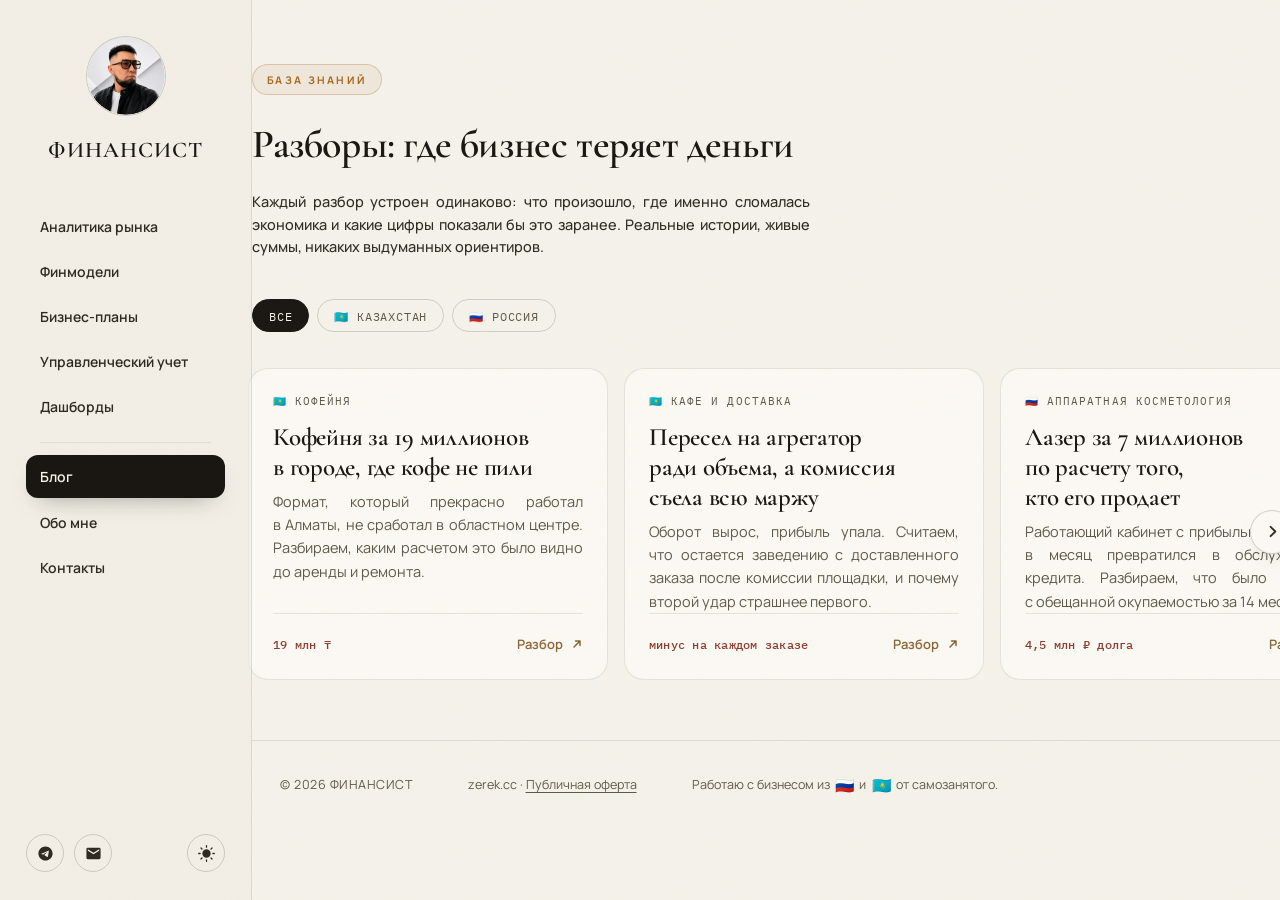
<file: blog/index.html>
<!DOCTYPE html>
<html lang="ru">
<head>
<meta charset="utf-8">
<meta name="viewport" content="width=device-width, initial-scale=1">
<title>Разборы: где бизнес теряет деньги · Финансист</title>
<meta name="description" content="Разборы экономики малого бизнеса из Казахстана, России и США: что произошло, где сломалась экономика и что показала бы финансовая модель до вложений.">
<link rel="canonical" href="https://zerek.cc/blog/">
<meta property="og:title" content="Разборы: где бизнес теряет деньги · Финансист">
<meta property="og:description" content="Разборы экономики малого бизнеса из Казахстана, России и США: что произошло, где сломалась экономика и что показала бы финансовая модель до вложений.">
<meta property="og:type" content="website">
<meta property="og:site_name" content="Финансист">
<meta property="og:locale" content="ru_RU">
<meta property="og:url" content="https://zerek.cc/blog/">
<meta property="og:image" content="https://zerek.cc/og.png">
<meta property="og:image:width" content="1200">
<meta property="og:image:height" content="630">
<meta name="twitter:card" content="summary_large_image">
<script type="application/ld+json">
{
  "@context": "https://schema.org",
  "@type": "Blog",
  "name": "Блог Финансиста",
  "description": "Разборы экономики малого бизнеса: где именно проект теряет деньги и что показала бы финансовая модель до вложений",
  "url": "https://zerek.cc/blog/",
  "inLanguage": "ru"
}
</script>
<meta name="theme-color" content="#F5F2EA">
<link rel="icon" href="data:image/svg+xml,<svg xmlns='http://www.w3.org/2000/svg' viewBox='0 0 32 32'><rect width='32' height='32' rx='9' fill='%231A1712'/><text x='16' y='23' font-size='19' font-family='Georgia,serif' font-weight='600' fill='%23F5F2EA' text-anchor='middle'>Ф</text></svg>">
<link rel="preconnect" href="https://fonts.googleapis.com">
<link rel="preconnect" href="https://fonts.gstatic.com" crossorigin>
<link href="https://fonts.googleapis.com/css2?family=Cormorant+Garamond:ital,wght@0,500;0,600;0,700;1,500&family=Manrope:wght@400;500;600;700&family=IBM+Plex+Mono:wght@400;500&display=swap" rel="stylesheet">
<link rel="stylesheet" href="/assets/site.css?v=15">
</head>
<body>

<div class="grain" aria-hidden="true"></div>

<aside class="sidebar">
  <a href="/" aria-label="Главная">
    <span class="sb__mark">
      <img src="/photo-light.webp" class="photo-light-img" alt="Финансист" width="256" height="256" decoding="async">
      <img src="/photo-dark.webp" class="photo-dark-img" alt="Финансист" width="256" height="256" decoding="async" style="display:none;">
    </span>
  </a>
  <div class="sb__name">ФИНАНСИСТ</div>
  <nav class="menu" data-menu id="sbMenu">
    <span class="menu__bubble" id="menuBubble" aria-hidden="true"></span>
    <a href="/#/research">Аналитика рынка</a>
    <a href="/#/services">Финмодели</a>
    <a href="/#/bizplans">Бизнес-планы</a>
    <a href="/#/accounting">Управленческий учет</a>
    <a href="/#/dashboards">Дашборды</a>
    <div style="margin: 12px 14px 10px; border-top: 1px solid var(--line); opacity: 0.85;"></div>
    <a href="/blog/" class="is-active">Блог</a>
    <a href="/#/about">Обо мне</a>
    <a href="/#/contacts">Контакты</a>
  </nav>
  <div class="sb__foot">
    <a href="https://t.me/godoffin" aria-label="Telegram"><svg viewBox="0 0 24 24"><path d="M12 2C6.48 2 2 6.48 2 12s4.48 10 10 10 10-4.48 10-10S17.52 2 12 2zm4.64 6.8c-.15 1.58-.8 5.42-1.13 7.19-.14.75-.42 1-.68 1.03-.58.05-1.02-.38-1.58-.75-.88-.58-1.38-.94-2.23-1.5-.99-.65-.35-1.01.22-1.59.15-.15 2.71-2.48 2.76-2.69a.2.2 0 0 0-.05-.18c-.06-.05-.14-.03-.21-.02-.09.02-1.49.95-4.22 2.79-.4.27-.76.41-1.08.4-.35-.01-1.02-.2-1.51-.37-.6-.2-1.08-.31-1.04-.66.02-.18.27-.36.75-.55 2.95-1.28 4.91-2.13 5.88-2.54 2.8-1.18 3.38-1.39 3.76-1.4.08 0 .27.02.39.12a.4.4 0 0 1 .12.27c0 .04-.01.12-.02.16z"/></svg></a>
    <a href="mailto:small.economy.kaz@gmail.com" aria-label="Почта"><svg viewBox="0 0 24 24"><path d="M20 4H4a2 2 0 0 0-2 2v12a2 2 0 0 0 2 2h16a2 2 0 0 0 2-2V6a2 2 0 0 0-2-2zm0 4.2-8 5-8-5V6l8 5 8-5v2.2z"/></svg></a>
    <button id="themeToggle" class="theme-toggle-btn" aria-label="Сменить тему">
       <svg viewBox="0 0 24 24" class="theme-toggle-icon-sun" fill="none" stroke="currentColor" stroke-width="1.8" stroke-linecap="round" stroke-linejoin="round"><circle cx="12" cy="12" r="5"/><line x1="12" y1="1" x2="12" y2="3"/><line x1="12" y1="21" x2="12" y2="23"/><line x1="4.22" y1="4.22" x2="5.64" y2="5.64"/><line x1="18.36" y1="18.36" x2="19.78" y2="19.78"/><line x1="1" y1="12" x2="3" y2="12"/><line x1="21" y1="12" x2="23" y2="12"/><line x1="4.22" y1="19.78" x2="5.64" y2="18.36"/><line x1="18.36" y1="5.64" x2="19.78" y2="4.22"/></svg>
       <svg viewBox="0 0 24 24" class="theme-toggle-icon-moon" fill="none" stroke="currentColor" stroke-width="1.8" stroke-linecap="round" stroke-linejoin="round" style="display:none;"><path d="M21 12.79A9 9 0 1 1 11.21 3 7 7 0 0 0 21 12.79z"/></svg>
    </button>
  </div>
</aside>

<header class="mhead">
  <a class="mhead__brand" href="/">
    <span class="mhead__mark">
      <img src="/photo-light.webp" class="photo-light-img" alt="Финансист" width="256" height="256" decoding="async">
      <img src="/photo-dark.webp" class="photo-dark-img" alt="Финансист" width="256" height="256" decoding="async" style="display:none;">
    </span>
    <span>ФИНАНСИСТ</span>
  </a>
  <div style="display:flex;align-items:center;gap:12px;">
    <button id="themeToggleMob" class="theme-toggle-btn-mob" aria-label="Сменить тему">
       <svg viewBox="0 0 24 24" class="theme-toggle-icon-sun" fill="none" stroke="currentColor" stroke-width="1.8" stroke-linecap="round" stroke-linejoin="round"><circle cx="12" cy="12" r="5"/><line x1="12" y1="1" x2="12" y2="3"/><line x1="12" y1="21" x2="12" y2="23"/><line x1="4.22" y1="4.22" x2="5.64" y2="5.64"/><line x1="18.36" y1="18.36" x2="19.78" y2="19.78"/><line x1="1" y1="12" x2="3" y2="12"/><line x1="21" y1="12" x2="23" y2="12"/><line x1="4.22" y1="19.78" x2="5.64" y2="18.36"/><line x1="18.36" y1="5.64" x2="19.78" y2="4.22"/></svg>
       <svg viewBox="0 0 24 24" class="theme-toggle-icon-moon" fill="none" stroke="currentColor" stroke-width="1.8" stroke-linecap="round" stroke-linejoin="round" style="display:none;"><path d="M21 12.79A9 9 0 1 1 11.21 3 7 7 0 0 0 21 12.79z"/></svg>
    </button>
    <button class="burger" id="burger" aria-label="Меню"><span></span><span></span></button>
  </div>
</header>

<div class="veil" id="veil">
  <nav data-menu>
    <a href="/#/research">Аналитика рынка</a>
    <a href="/#/services">Финмодели</a>
    <a href="/#/bizplans">Бизнес-планы</a>
    <a href="/#/accounting">Управленческий учет</a>
    <a href="/#/dashboards">Дашборды</a>
    <div style="margin: 16px auto; border-top: 1px solid rgba(240,235,223,.15); width: 60px;"></div>
    <a href="/blog/" class="is-active">Блог</a>
    <a href="/#/about">Обо мне</a>
    <a href="/#/contacts">Контакты</a>
  </nav>
</div>

<div class="content">
<main>
<div class="page is-current">
  <div class="wrap sec sec--first hero-tight">
    <span class="eyebrow">База знаний</span>
    <h1 style="margin-top:26px">Разборы: где бизнес теряет деньги</h1>
    <p class="lead" style="margin-top:24px">Каждый разбор устроен одинаково: что произошло, где именно сломалась экономика и какие цифры показали бы это заранее. Реальные истории, живые суммы, никаких выдуманных ориентиров.</p>
  </div>

  <div class="wrap sec sec--last">
    <div class="filters"><button class="filter is-on" data-filter="all">Все</button><button class="filter" data-filter="kz">🇰🇿 Казахстан</button><button class="filter" data-filter="ru">🇷🇺 Россия</button></div>
    <div class="caro">
      <button class="caro__btn caro__btn--prev" aria-label="Назад"><svg viewBox="0 0 16 16"><path d="M10 3 5 8l5 5"/></svg></button>
      <div class="posts" id="postsCaro">
      <a class="post rv" href="/blog/kofeynya-19-mln-bez-rynka/" data-region="kz">
        <span class="post__meta">🇰🇿 Кофейня</span>
        <h2 class="post__title">Кофейня за 19 миллионов в городе, где кофе не пили</h2>
        <p class="post__sum">Формат, который прекрасно работал в Алматы, не сработал в областном центре. Разбираем, каким расчетом это было видно до аренды и ремонта.</p>
        <span class="post__foot">
          <span class="post__num">19 млн ₸</span>
          <span class="post__go">Разбор <svg viewBox="0 0 16 16"><path d="M4 12 12 4M6 4h6v6"/></svg></span>
        </span>
      </a>
      <a class="post rv" href="/blog/agregator-komissiya-syela-marzhu/" data-region="kz">
        <span class="post__meta">🇰🇿 Кафе и доставка</span>
        <h2 class="post__title">Пересел на агрегатор ради объема, а комиссия съела всю маржу</h2>
        <p class="post__sum">Оборот вырос, прибыль упала. Считаем, что остается заведению с доставленного заказа после комиссии площадки, и почему второй удар страшнее первого.</p>
        <span class="post__foot">
          <span class="post__num">минус на каждом заказе</span>
          <span class="post__go">Разбор <svg viewBox="0 0 16 16"><path d="M4 12 12 4M6 4h6v6"/></svg></span>
        </span>
      </a>
      <a class="post rv" href="/blog/lazer-v-kredit-po-prezentacii-postavshchika/" data-region="ru">
        <span class="post__meta">🇷🇺 Аппаратная косметология</span>
        <h2 class="post__title">Лазер за 7 миллионов по расчету того, кто его продает</h2>
        <p class="post__sum">Работающий кабинет с прибылью 240 тысяч в месяц превратился в обслуживание кредита. Разбираем, что было не так с обещанной окупаемостью за 14 месяцев.</p>
        <span class="post__foot">
          <span class="post__num">4,5 млн ₽ долга</span>
          <span class="post__go">Разбор <svg viewBox="0 0 16 16"><path d="M4 12 12 4M6 4h6v6"/></svg></span>
        </span>
      </a>
      <a class="post rv" href="/blog/sto-millionov-oborota-god-v-minus/" data-region="ru">
        <span class="post__meta">🇷🇺 Онлайн-торговля</span>
        <h2 class="post__title">Сто миллионов оборота на маркетплейсах и год в минус</h2>
        <p class="post__sum">Магазин снаряжения с двумя складами и командой в двадцать человек смотрел на оборот и не видел, что площадки съедают почти всю выручку.</p>
        <span class="post__foot">
          <span class="post__num">год в минус</span>
          <span class="post__go">Разбор <svg viewBox="0 0 16 16"><path d="M4 12 12 4M6 4h6v6"/></svg></span>
        </span>
      </a>
      <a class="post rv" href="/blog/fudmoll-na-chuzhom-trafike/" data-region="kz">
        <span class="post__meta">🇰🇿 Общепит</span>
        <h2 class="post__title">Фудмолл жил на чужом трафике и не дожил до плана</h2>
        <p class="post__sum">Большой фудмаркет в крупном ТРЦ Алматы закрылся, не сойдясь экономически за два года до официального финала. Разбираем две чужие гипотезы, на которых он стоял.</p>
        <span class="post__foot">
          <span class="post__num">закрытие</span>
          <span class="post__go">Разбор <svg viewBox="0 0 16 16"><path d="M4 12 12 4M6 4h6v6"/></svg></span>
        </span>
      </a>
      <a class="post rv" href="/blog/prodali-30-domov-postroit-ne-smogli/" data-region="ru">
        <span class="post__meta">🇷🇺 Строительство</span>
        <h2 class="post__title">Продали 30 домов, а построить не смогли</h2>
        <p class="post__sum">Компания посчитала спрос, финансы и маркетинг, продала все запланированные дома и стала заложником собственного роста. Не посчитали одно.</p>
        <span class="post__foot">
          <span class="post__num">сорванные сроки</span>
          <span class="post__go">Разбор <svg viewBox="0 0 16 16"><path d="M4 12 12 4M6 4h6v6"/></svg></span>
        </span>
      </a>
      <a class="post rv" href="/blog/klining-b2b-drugoy-biznes/" data-region="ru">
        <span class="post__meta">🇷🇺 Клининг</span>
        <h2 class="post__title">Клининг шагнул в корпоративный сегмент и чуть не утонул</h2>
        <p class="post__sum">Лидер квартирной уборки в своем городе взял крупные контракты по логике частных заказов. Оказалось, что B2C и B2B в клининге — два разных бизнеса.</p>
        <span class="post__foot">
          <span class="post__num">маржа сгорела за полгода</span>
          <span class="post__go">Разбор <svg viewBox="0 0 16 16"><path d="M4 12 12 4M6 4h6v6"/></svg></span>
        </span>
      </a>
      </div>
      <button class="caro__btn caro__btn--next" aria-label="Вперед"><svg viewBox="0 0 16 16"><path d="M6 3l5 5-5 5"/></svg></button>
    </div>
  </div>
</div>
</main>

<footer class="footer">
  <div class="wrap">
    <div style="text-transform:uppercase; letter-spacing:0.04em;">© 2026 ФИНАНСИСТ</div>
    <div>zerek.cc · <a href="/offer.html" target="_blank" style="text-decoration:underline; text-underline-offset:3px;">Публичная оферта</a></div>
    <div class="disc">Работаю с бизнесом из <span class="flag">🇷🇺</span> и <span class="flag">🇰🇿</span> от самозанятого.</div>
  </div>
</footer>
</div>

<script type="text/javascript">
(function(m,e,t,r,i,k,a){m[i]=m[i]||function(){(m[i].a=m[i].a||[]).push(arguments)};
m[i].l=1*new Date();
for (var j = 0; j < document.scripts.length; j++) {if (document.scripts[j].src === r) { return; }}
k=e.createElement(t),a=e.getElementsByTagName(t)[0],k.async=1,k.src=r,a.parentNode.insertBefore(k,a)})
(window, document, "script", "https://mc.yandex.ru/metrika/tag.js", "ym");
ym(111172932, "init", {clickmap:true, trackLinks:true, accurateTrackBounce:true, webvisor:true, trackHash:true});
</script>
<noscript><div><img src="https://mc.yandex.ru/watch/111172932" style="position:absolute; left:-9999px;" alt=""></div></noscript>
<script src="/assets/typo.js?v=2"></script>
<script src="/assets/blog.js?v=3"></script>
</body>
</html>
</file>
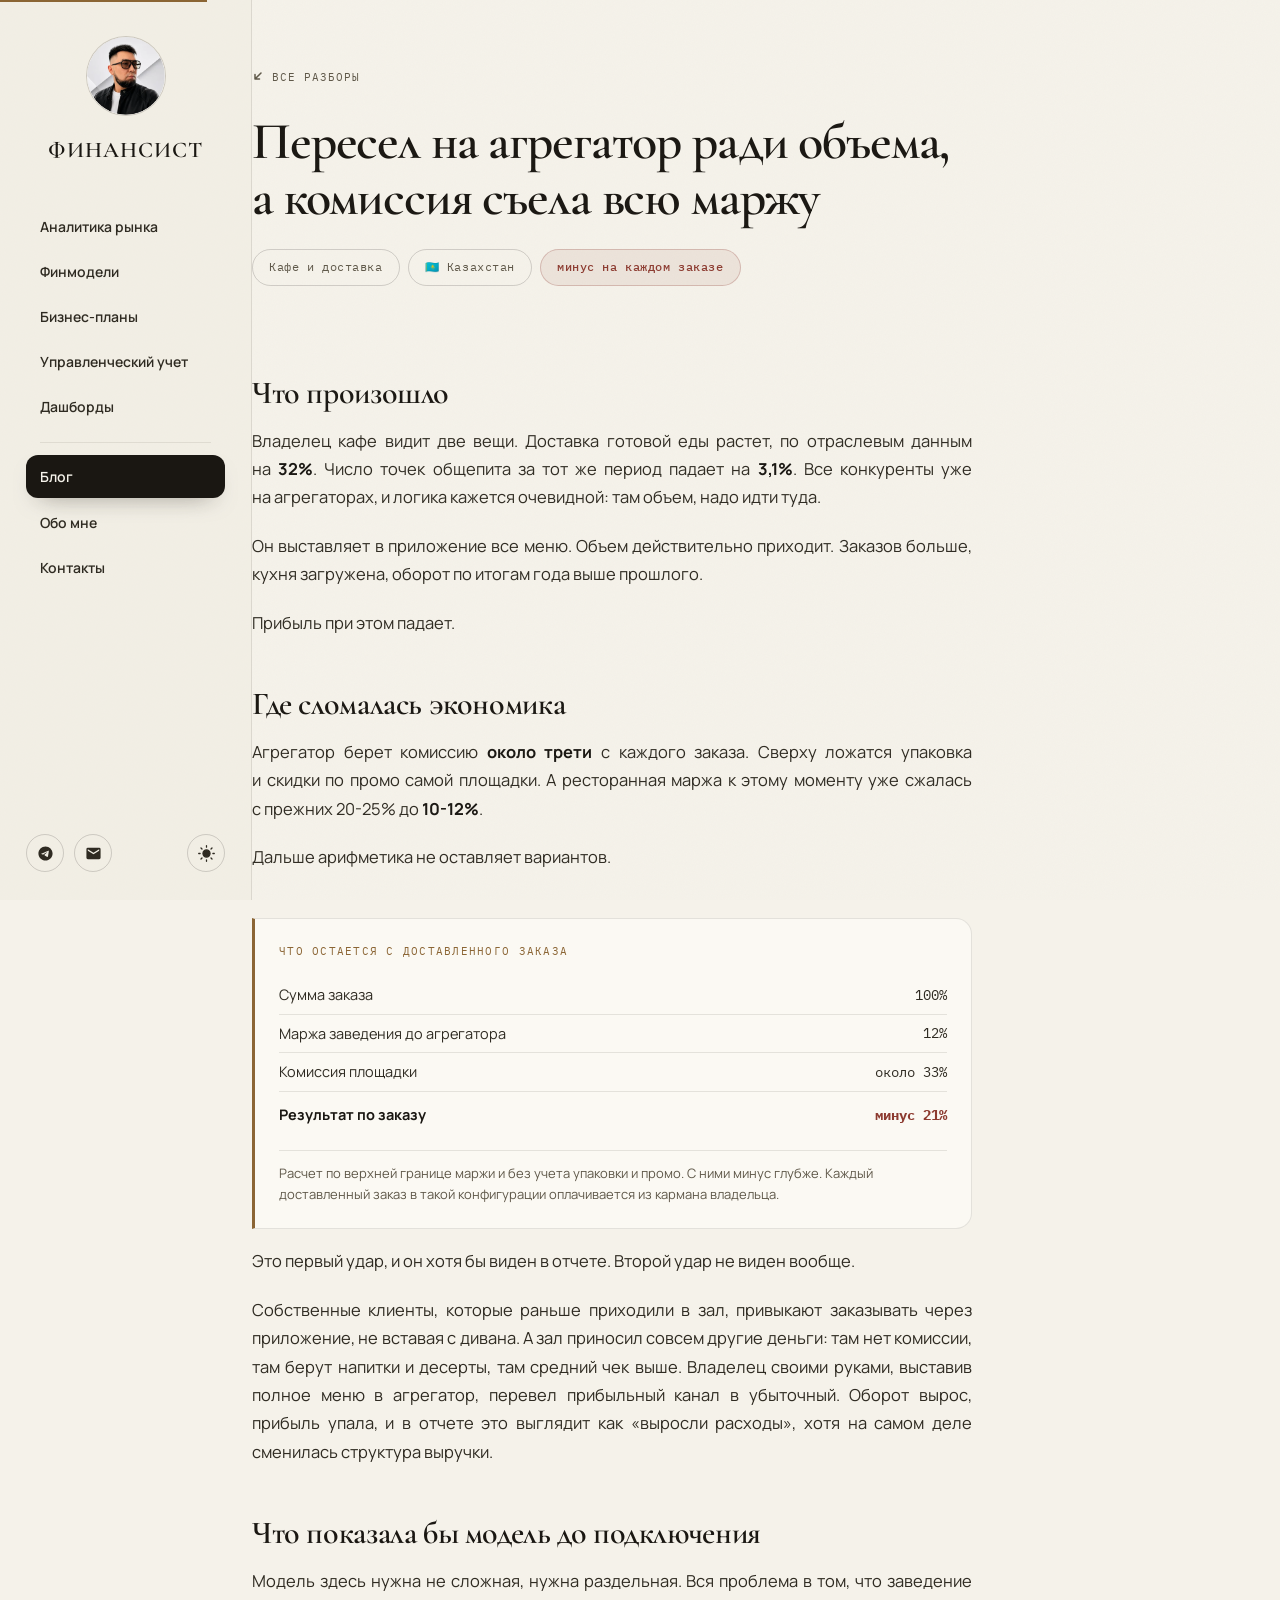
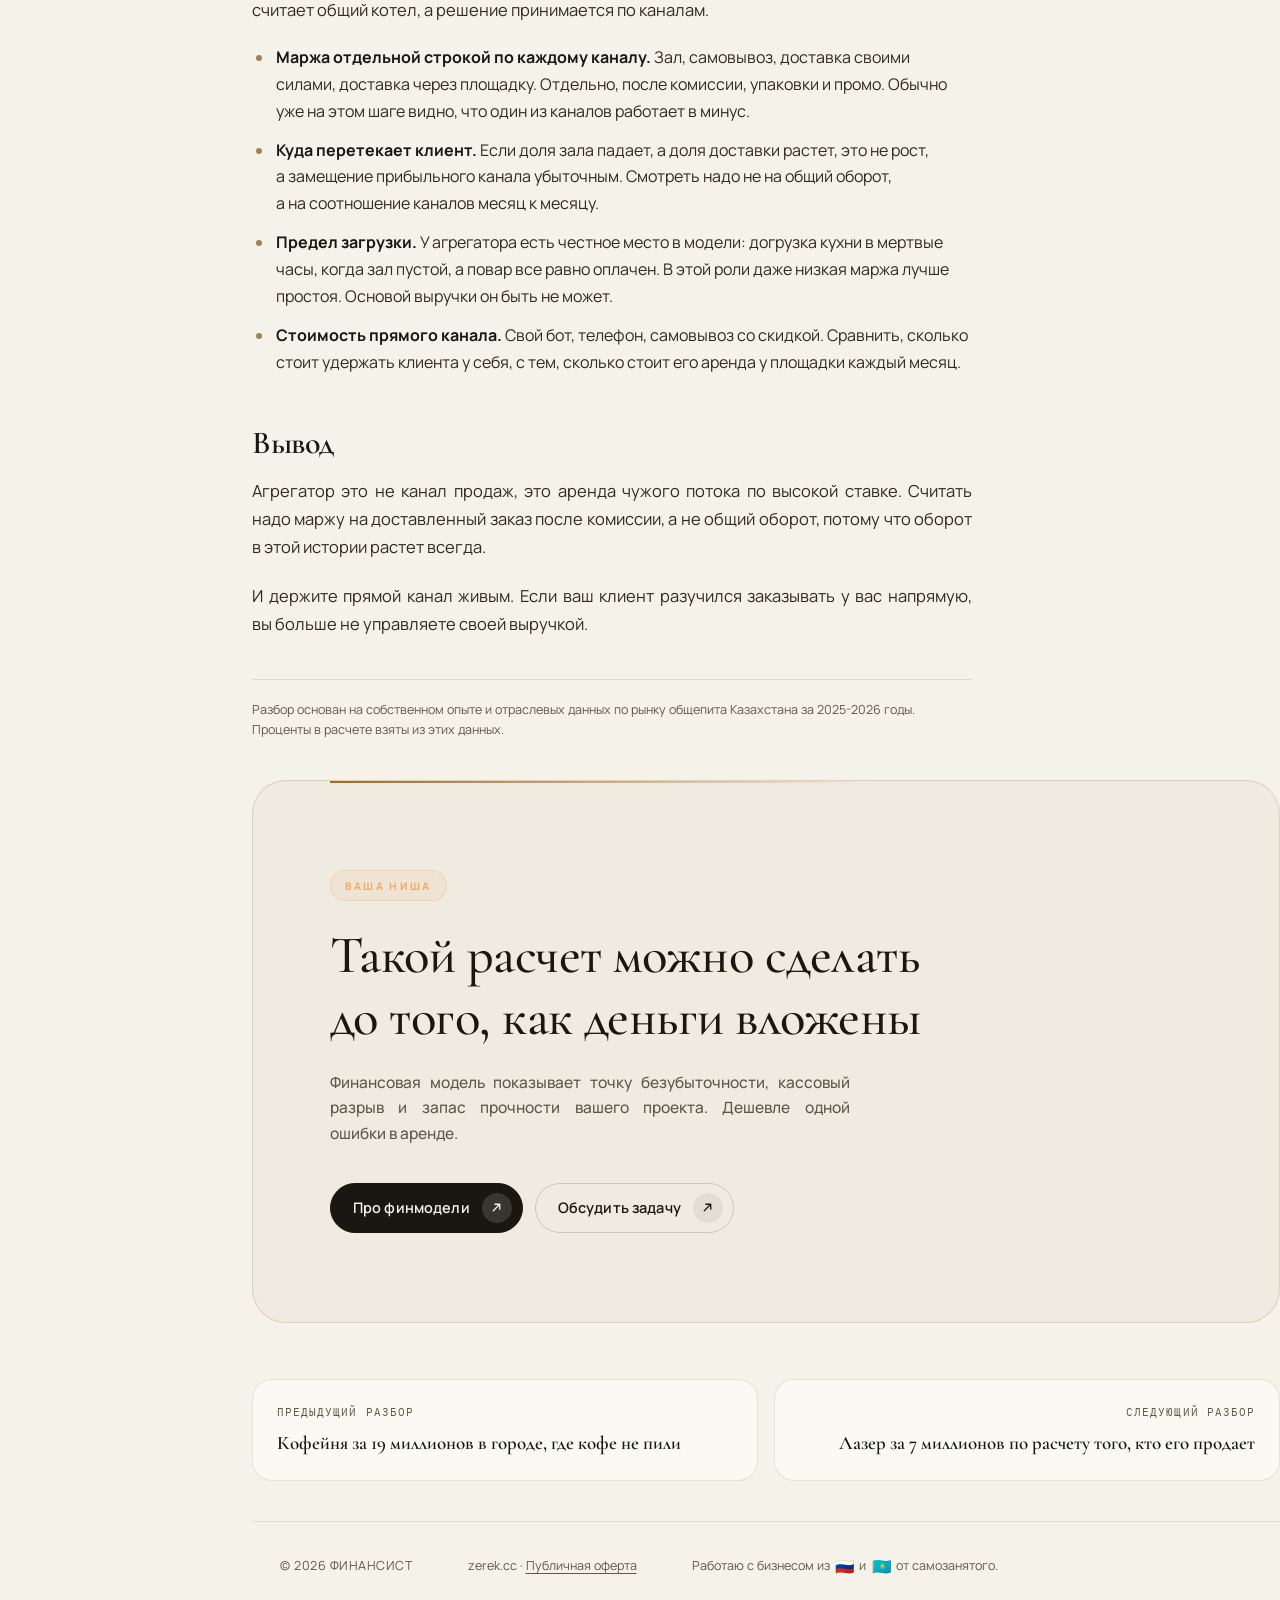
<file: blog/agregator-komissiya-syela-marzhu/index.html>
<!DOCTYPE html>
<html lang="ru">
<head>
<meta charset="utf-8">
<meta name="viewport" content="width=device-width, initial-scale=1">
<title>Пересел на агрегатор ради объема, а комиссия съела всю маржу · Разбор</title>
<meta name="description" content="Оборот вырос, прибыль упала. Считаем, что остается заведению с доставленного заказа после комиссии площадки, и почему второй удар страшнее первого.">
<link rel="canonical" href="https://zerek.cc/blog/agregator-komissiya-syela-marzhu/">
<meta property="og:title" content="Пересел на агрегатор ради объема, а комиссия съела всю маржу · Разбор">
<meta property="og:description" content="Оборот вырос, прибыль упала. Считаем, что остается заведению с доставленного заказа после комиссии площадки, и почему второй удар страшнее первого.">
<meta property="og:type" content="article">
<meta property="og:site_name" content="Финансист">
<meta property="og:locale" content="ru_RU">
<meta property="og:url" content="https://zerek.cc/blog/agregator-komissiya-syela-marzhu/">
<meta property="og:image" content="https://zerek.cc/og.png">
<meta property="og:image:width" content="1200">
<meta property="og:image:height" content="630">
<meta name="twitter:card" content="summary_large_image">
<script type="application/ld+json">
{
  "@context": "https://schema.org",
  "@type": "Article",
  "headline": Пересел на агрегатор ради объема, а комиссия съела всю маржу
,
  "description": Оборот вырос, прибыль упала. Считаем, что остается заведению с доставленного заказа
  после комиссии площадки, и почему второй удар страшнее первого.
,
  "inLanguage": "ru",
  "mainEntityOfPage": "https://zerek.cc/blog/agregator-komissiya-syela-marzhu/",
  "image": "https://zerek.cc/og.png",
  "author": {"@type": "Organization", "name": "Финансист", "url": "https://zerek.cc/"},
  "publisher": {"@type": "Organization", "name": "Финансист", "url": "https://zerek.cc/"}
}
</script>
<meta name="theme-color" content="#F5F2EA">
<link rel="icon" href="data:image/svg+xml,<svg xmlns='http://www.w3.org/2000/svg' viewBox='0 0 32 32'><rect width='32' height='32' rx='9' fill='%231A1712'/><text x='16' y='23' font-size='19' font-family='Georgia,serif' font-weight='600' fill='%23F5F2EA' text-anchor='middle'>Ф</text></svg>">
<link rel="preconnect" href="https://fonts.googleapis.com">
<link rel="preconnect" href="https://fonts.gstatic.com" crossorigin>
<link href="https://fonts.googleapis.com/css2?family=Cormorant+Garamond:ital,wght@0,500;0,600;0,700;1,500&family=Manrope:wght@400;500;600;700&family=IBM+Plex+Mono:wght@400;500&display=swap" rel="stylesheet">
<link rel="stylesheet" href="/assets/site.css?v=15">
</head>
<body>

<div class="grain" aria-hidden="true"></div>

<aside class="sidebar">
  <a href="/" aria-label="Главная">
    <span class="sb__mark">
      <img src="/photo-light.webp" class="photo-light-img" alt="Финансист" width="256" height="256" decoding="async">
      <img src="/photo-dark.webp" class="photo-dark-img" alt="Финансист" width="256" height="256" decoding="async" style="display:none;">
    </span>
  </a>
  <div class="sb__name">ФИНАНСИСТ</div>
  <nav class="menu" data-menu id="sbMenu">
    <span class="menu__bubble" id="menuBubble" aria-hidden="true"></span>
    <a href="/#/research">Аналитика рынка</a>
    <a href="/#/services">Финмодели</a>
    <a href="/#/bizplans">Бизнес-планы</a>
    <a href="/#/accounting">Управленческий учет</a>
    <a href="/#/dashboards">Дашборды</a>
    <div style="margin: 12px 14px 10px; border-top: 1px solid var(--line); opacity: 0.85;"></div>
    <a href="/blog/" class="is-active">Блог</a>
    <a href="/#/about">Обо мне</a>
    <a href="/#/contacts">Контакты</a>
  </nav>
  <div class="sb__foot">
    <a href="https://t.me/godoffin" aria-label="Telegram"><svg viewBox="0 0 24 24"><path d="M12 2C6.48 2 2 6.48 2 12s4.48 10 10 10 10-4.48 10-10S17.52 2 12 2zm4.64 6.8c-.15 1.58-.8 5.42-1.13 7.19-.14.75-.42 1-.68 1.03-.58.05-1.02-.38-1.58-.75-.88-.58-1.38-.94-2.23-1.5-.99-.65-.35-1.01.22-1.59.15-.15 2.71-2.48 2.76-2.69a.2.2 0 0 0-.05-.18c-.06-.05-.14-.03-.21-.02-.09.02-1.49.95-4.22 2.79-.4.27-.76.41-1.08.4-.35-.01-1.02-.2-1.51-.37-.6-.2-1.08-.31-1.04-.66.02-.18.27-.36.75-.55 2.95-1.28 4.91-2.13 5.88-2.54 2.8-1.18 3.38-1.39 3.76-1.4.08 0 .27.02.39.12a.4.4 0 0 1 .12.27c0 .04-.01.12-.02.16z"/></svg></a>
    <a href="mailto:small.economy.kaz@gmail.com" aria-label="Почта"><svg viewBox="0 0 24 24"><path d="M20 4H4a2 2 0 0 0-2 2v12a2 2 0 0 0 2 2h16a2 2 0 0 0 2-2V6a2 2 0 0 0-2-2zm0 4.2-8 5-8-5V6l8 5 8-5v2.2z"/></svg></a>
    <button id="themeToggle" class="theme-toggle-btn" aria-label="Сменить тему">
       <svg viewBox="0 0 24 24" class="theme-toggle-icon-sun" fill="none" stroke="currentColor" stroke-width="1.8" stroke-linecap="round" stroke-linejoin="round"><circle cx="12" cy="12" r="5"/><line x1="12" y1="1" x2="12" y2="3"/><line x1="12" y1="21" x2="12" y2="23"/><line x1="4.22" y1="4.22" x2="5.64" y2="5.64"/><line x1="18.36" y1="18.36" x2="19.78" y2="19.78"/><line x1="1" y1="12" x2="3" y2="12"/><line x1="21" y1="12" x2="23" y2="12"/><line x1="4.22" y1="19.78" x2="5.64" y2="18.36"/><line x1="18.36" y1="5.64" x2="19.78" y2="4.22"/></svg>
       <svg viewBox="0 0 24 24" class="theme-toggle-icon-moon" fill="none" stroke="currentColor" stroke-width="1.8" stroke-linecap="round" stroke-linejoin="round" style="display:none;"><path d="M21 12.79A9 9 0 1 1 11.21 3 7 7 0 0 0 21 12.79z"/></svg>
    </button>
  </div>
</aside>

<header class="mhead">
  <a class="mhead__brand" href="/">
    <span class="mhead__mark">
      <img src="/photo-light.webp" class="photo-light-img" alt="Финансист" width="256" height="256" decoding="async">
      <img src="/photo-dark.webp" class="photo-dark-img" alt="Финансист" width="256" height="256" decoding="async" style="display:none;">
    </span>
    <span>ФИНАНСИСТ</span>
  </a>
  <div style="display:flex;align-items:center;gap:12px;">
    <button id="themeToggleMob" class="theme-toggle-btn-mob" aria-label="Сменить тему">
       <svg viewBox="0 0 24 24" class="theme-toggle-icon-sun" fill="none" stroke="currentColor" stroke-width="1.8" stroke-linecap="round" stroke-linejoin="round"><circle cx="12" cy="12" r="5"/><line x1="12" y1="1" x2="12" y2="3"/><line x1="12" y1="21" x2="12" y2="23"/><line x1="4.22" y1="4.22" x2="5.64" y2="5.64"/><line x1="18.36" y1="18.36" x2="19.78" y2="19.78"/><line x1="1" y1="12" x2="3" y2="12"/><line x1="21" y1="12" x2="23" y2="12"/><line x1="4.22" y1="19.78" x2="5.64" y2="18.36"/><line x1="18.36" y1="5.64" x2="19.78" y2="4.22"/></svg>
       <svg viewBox="0 0 24 24" class="theme-toggle-icon-moon" fill="none" stroke="currentColor" stroke-width="1.8" stroke-linecap="round" stroke-linejoin="round" style="display:none;"><path d="M21 12.79A9 9 0 1 1 11.21 3 7 7 0 0 0 21 12.79z"/></svg>
    </button>
    <button class="burger" id="burger" aria-label="Меню"><span></span><span></span></button>
  </div>
</header>

<div class="veil" id="veil">
  <nav data-menu>
    <a href="/#/research">Аналитика рынка</a>
    <a href="/#/services">Финмодели</a>
    <a href="/#/bizplans">Бизнес-планы</a>
    <a href="/#/accounting">Управленческий учет</a>
    <a href="/#/dashboards">Дашборды</a>
    <div style="margin: 16px auto; border-top: 1px solid rgba(240,235,223,.15); width: 60px;"></div>
    <a href="/blog/" class="is-active">Блог</a>
    <a href="/#/about">Обо мне</a>
    <a href="/#/contacts">Контакты</a>
  </nav>
</div>

<div class="content">
<main>
<div class="progress" aria-hidden="true"><div class="progress__bar"></div></div>

<article class="page is-current">
  <div class="wrap sec sec--first hero-tight">
    <div class="article">
      <a class="article__crumb" href="/blog/"><svg viewBox="0 0 16 16"><path d="M12 4 4 12M10 12H4V6"/></svg> Все разборы</a>
      <h1>Пересел на агрегатор ради объема, а комиссия съела всю маржу</h1>
      <div class="article__facts"><span class="article__fact">Кафе и доставка</span><span class="article__fact">🇰🇿 Казахстан</span><span class="article__fact article__fact--loss">минус на каждом заказе</span></div>
    </div>
  </div>

  <div class="wrap sec">
    <div class="article">
      <div class="article__body">
<h2>Что произошло</h2>
<p>Владелец кафе видит две вещи. Доставка готовой еды растет, по отраслевым данным на <strong>32%</strong>. Число точек общепита за тот же период падает на <strong>3,1%</strong>. Все конкуренты уже на агрегаторах, и логика кажется очевидной: там объем, надо идти туда.</p>
<p>Он выставляет в приложение все меню. Объем действительно приходит. Заказов больше, кухня загружена, оборот по итогам года выше прошлого.</p>
<p>Прибыль при этом падает.</p>
<h2>Где сломалась экономика</h2>
<p>Агрегатор берет комиссию <strong>около трети</strong> с каждого заказа. Сверху ложатся упаковка и скидки по промо самой площадки. А ресторанная маржа к этому моменту уже сжалась с прежних 20-25% до <strong>10-12%</strong>.</p>
<p>Дальше арифметика не оставляет вариантов.</p>
<div class="calc rv"><div class="calc__cap">Что остается с доставленного заказа</div><table>
<thead>
<tr>
<th></th>
<th></th>
</tr>
</thead>
<tbody>
<tr>
<td>Сумма заказа</td>
<td>100%</td>
</tr>
<tr>
<td>Маржа заведения до агрегатора</td>
<td>12%</td>
</tr>
<tr>
<td>Комиссия площадки</td>
<td>около 33%</td>
</tr>
<tr>
<td>Результат по заказу</td>
<td>минус 21%</td>
</tr>
</tbody>
</table><div class="calc__note">Расчет по верхней границе маржи и без учета упаковки и промо. С ними минус глубже. Каждый доставленный заказ в такой конфигурации оплачивается из кармана владельца.</div></div>
<p>Это первый удар, и он хотя бы виден в отчете. Второй удар не виден вообще.</p>
<p>Собственные клиенты, которые раньше приходили в зал, привыкают заказывать через приложение, не вставая с дивана. А зал приносил совсем другие деньги: там нет комиссии, там берут напитки и десерты, там средний чек выше. Владелец своими руками, выставив полное меню в агрегатор, перевел прибыльный канал в убыточный. Оборот вырос, прибыль упала, и в отчете это выглядит как «выросли расходы», хотя на самом деле сменилась структура выручки.</p>
<h2>Что показала бы модель до подключения</h2>
<p>Модель здесь нужна не сложная, нужна раздельная. Вся проблема в том, что заведение считает общий котел, а решение принимается по каналам.</p>
<ul>
<li><strong>Маржа отдельной строкой по каждому каналу.</strong> Зал, самовывоз, доставка своими силами, доставка через площадку. Отдельно, после комиссии, упаковки и промо. Обычно уже на этом шаге видно, что один из каналов работает в минус.</li>
<li><strong>Куда перетекает клиент.</strong> Если доля зала падает, а доля доставки растет, это не рост, а замещение прибыльного канала убыточным. Смотреть надо не на общий оборот, а на соотношение каналов месяц к месяцу.</li>
<li><strong>Предел загрузки.</strong> У агрегатора есть честное место в модели: догрузка кухни в мертвые часы, когда зал пустой, а повар все равно оплачен. В этой роли даже низкая маржа лучше простоя. Основой выручки он быть не может.</li>
<li><strong>Стоимость прямого канала.</strong> Свой бот, телефон, самовывоз со скидкой. Сравнить, сколько стоит удержать клиента у себя, с тем, сколько стоит его аренда у площадки каждый месяц.</li>
</ul>
<h2>Вывод</h2>
<p>Агрегатор это не канал продаж, это аренда чужого потока по высокой ставке. Считать надо маржу на доставленный заказ после комиссии, а не общий оборот, потому что оборот в этой истории растет всегда.</p>
<p>И держите прямой канал живым. Если ваш клиент разучился заказывать у вас напрямую, вы больше не управляете своей выручкой.</p>
      </div>
      <div class="article__src">Разбор основан на собственном опыте и отраслевых данных по рынку общепита Казахстана за 2025-2026 годы. Проценты в расчете взяты из этих данных.</div>
    </div>
  </div>

  <div class="wrap sec">
    <div class="dark-band rv">
      <span class="eyebrow">Ваша ниша</span>
      <p class="quote" style="margin-top:24px">Такой расчет можно сделать до того, как деньги вложены</p>
      <p class="sub">Финансовая модель показывает точку безубыточности, кассовый разрыв и запас прочности вашего проекта. Дешевле одной ошибки в аренде.</p>
      <div class="actions">
        <a class="btn" href="/#/services"><span>Про финмодели</span><span class="btn__ic"><svg viewBox="0 0 16 16"><path d="M4 12 12 4M6 4h6v6"/></svg></span></a>
        <a class="btn btn--ghost" href="/#/contacts"><span>Обсудить задачу</span><span class="btn__ic"><svg viewBox="0 0 16 16"><path d="M4 12 12 4M6 4h6v6"/></svg></span></a>
      </div>
    </div>
  </div>

  <div class="wrap sec sec--last">
    <div class="nextprev"><a href="/blog/kofeynya-19-mln-bez-rynka/"><span>Предыдущий разбор</span><strong>Кофейня за 19 миллионов в городе, где кофе не пили</strong></a><a href="/blog/lazer-v-kredit-po-prezentacii-postavshchika/"><span>Следующий разбор</span><strong>Лазер за 7 миллионов по расчету того, кто его продает</strong></a></div>
  </div>
</article>
</main>

<footer class="footer">
  <div class="wrap">
    <div style="text-transform:uppercase; letter-spacing:0.04em;">© 2026 ФИНАНСИСТ</div>
    <div>zerek.cc · <a href="/offer.html" target="_blank" style="text-decoration:underline; text-underline-offset:3px;">Публичная оферта</a></div>
    <div class="disc">Работаю с бизнесом из <span class="flag">🇷🇺</span> и <span class="flag">🇰🇿</span> от самозанятого.</div>
  </div>
</footer>
</div>

<script type="text/javascript">
(function(m,e,t,r,i,k,a){m[i]=m[i]||function(){(m[i].a=m[i].a||[]).push(arguments)};
m[i].l=1*new Date();
for (var j = 0; j < document.scripts.length; j++) {if (document.scripts[j].src === r) { return; }}
k=e.createElement(t),a=e.getElementsByTagName(t)[0],k.async=1,k.src=r,a.parentNode.insertBefore(k,a)})
(window, document, "script", "https://mc.yandex.ru/metrika/tag.js", "ym");
ym(111172932, "init", {clickmap:true, trackLinks:true, accurateTrackBounce:true, webvisor:true, trackHash:true});
</script>
<noscript><div><img src="https://mc.yandex.ru/watch/111172932" style="position:absolute; left:-9999px;" alt=""></div></noscript>
<script src="/assets/typo.js?v=2"></script>
<script src="/assets/blog.js?v=3"></script>
</body>
</html>
</file>
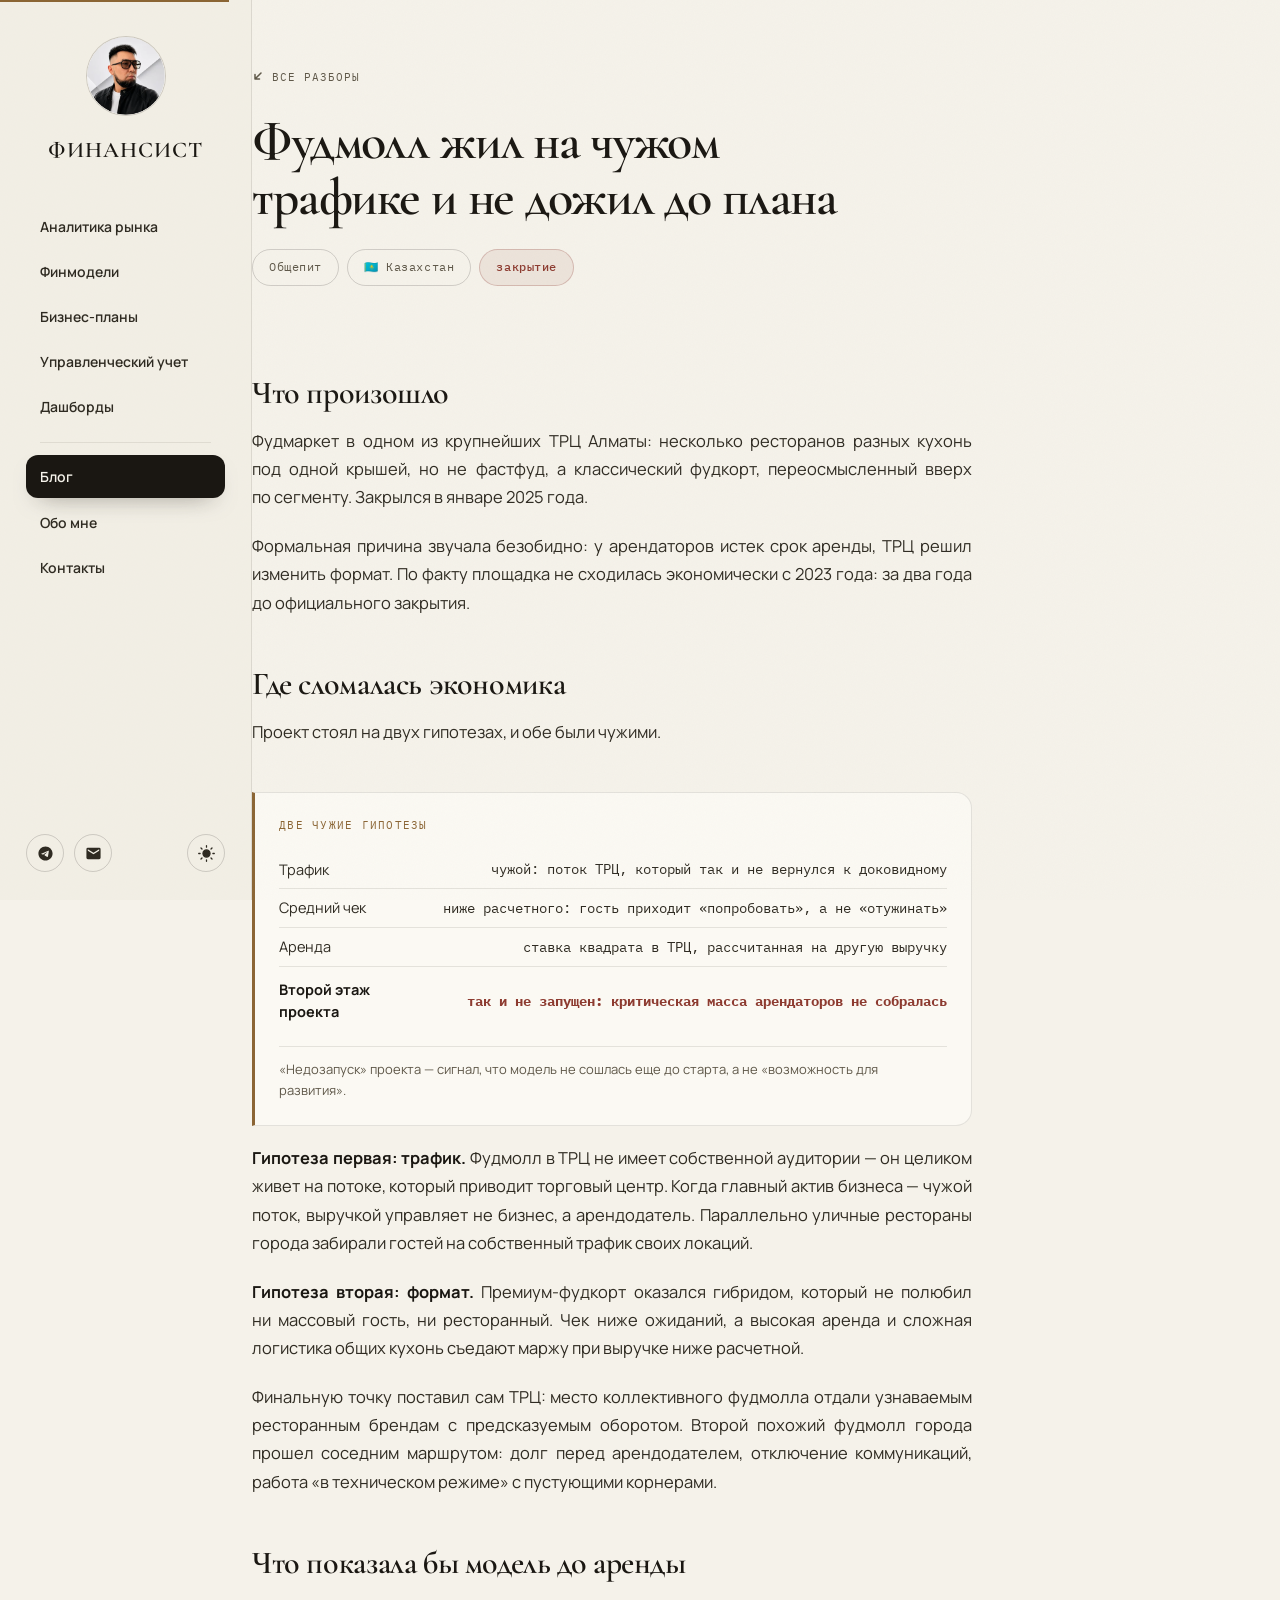
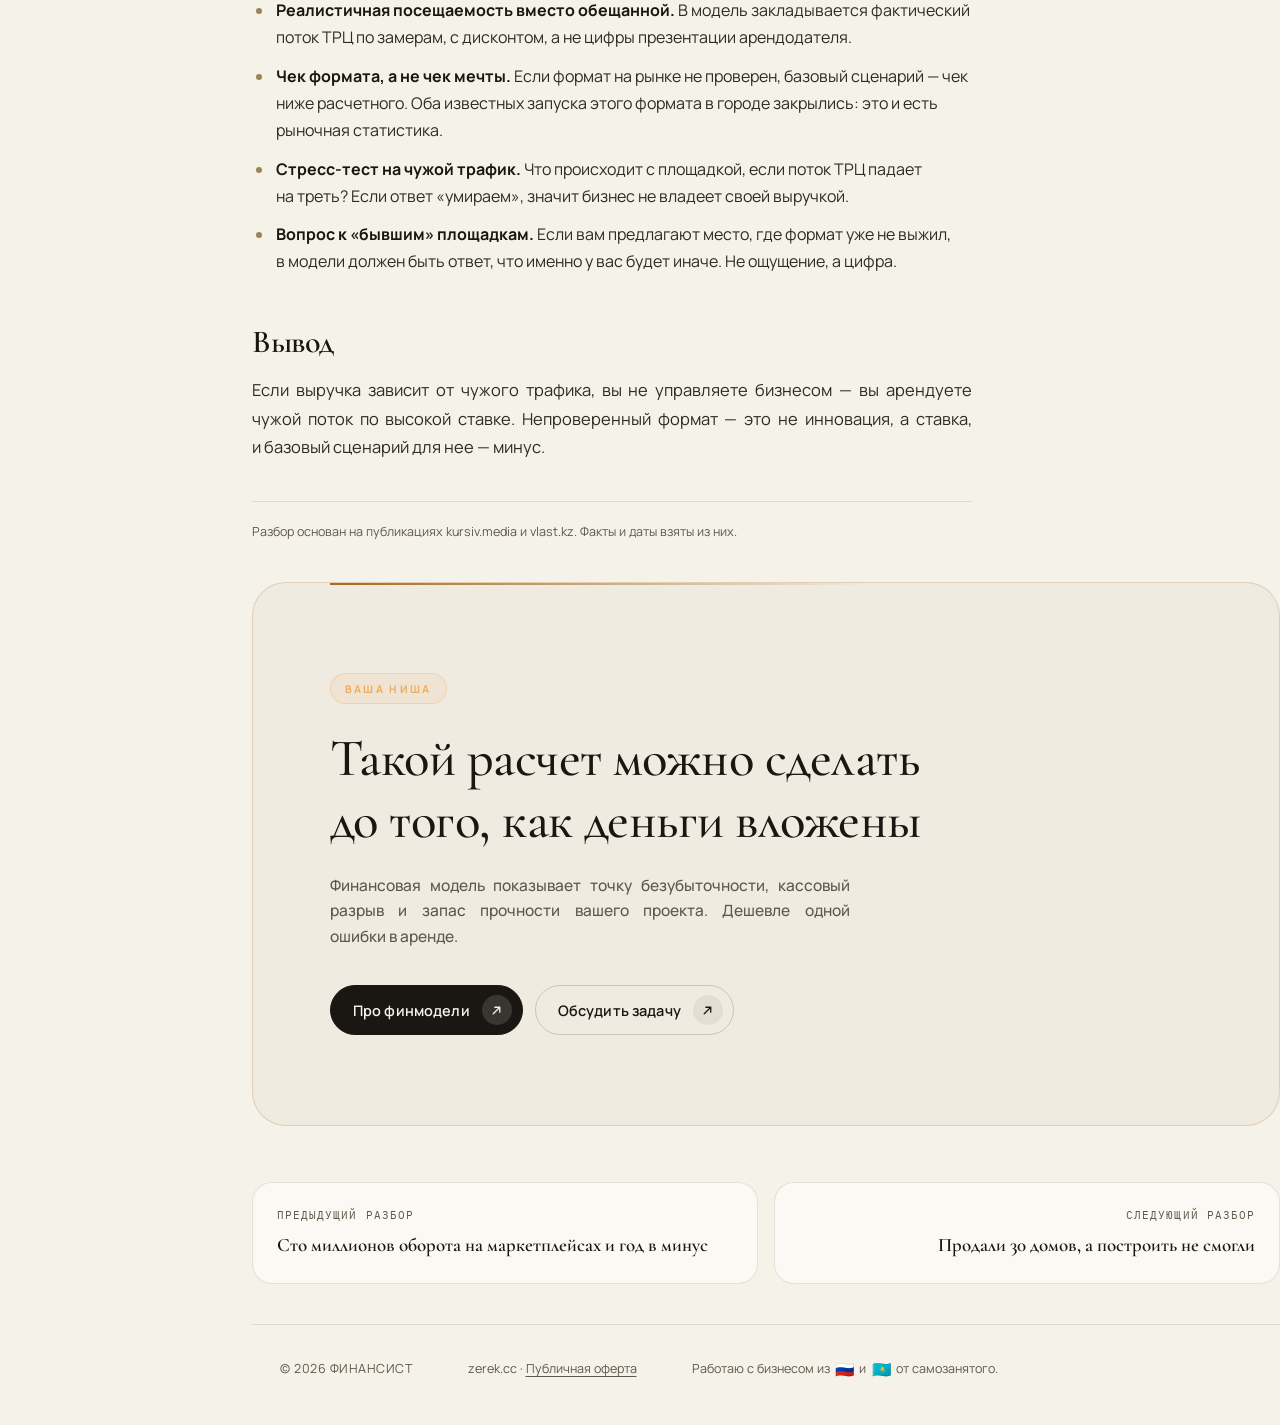
<file: blog/fudmoll-na-chuzhom-trafike/index.html>
<!DOCTYPE html>
<html lang="ru">
<head>
<meta charset="utf-8">
<meta name="viewport" content="width=device-width, initial-scale=1">
<title>Фудмолл жил на чужом трафике и не дожил до плана · Разбор</title>
<meta name="description" content="Большой фудмаркет в крупном ТРЦ Алматы закрылся, не сойдясь экономически за два года до официального финала. Разбираем две чужие гипотезы, на которых он стоял.">
<link rel="canonical" href="https://zerek.cc/blog/fudmoll-na-chuzhom-trafike/">
<meta property="og:title" content="Фудмолл жил на чужом трафике и не дожил до плана · Разбор">
<meta property="og:description" content="Большой фудмаркет в крупном ТРЦ Алматы закрылся, не сойдясь экономически за два года до официального финала. Разбираем две чужие гипотезы, на которых он стоял.">
<meta property="og:type" content="article">
<meta property="og:site_name" content="Финансист">
<meta property="og:locale" content="ru_RU">
<meta property="og:url" content="https://zerek.cc/blog/fudmoll-na-chuzhom-trafike/">
<meta property="og:image" content="https://zerek.cc/og.png">
<meta property="og:image:width" content="1200">
<meta property="og:image:height" content="630">
<meta name="twitter:card" content="summary_large_image">
<script type="application/ld+json">
{
  "@context": "https://schema.org",
  "@type": "Article",
  "headline": Фудмолл жил на чужом трафике и не дожил до плана
,
  "description": Большой фудмаркет в крупном ТРЦ Алматы закрылся, не сойдясь экономически за два года
  до официального финала. Разбираем две чужие гипотезы, на которых он стоял.
,
  "inLanguage": "ru",
  "mainEntityOfPage": "https://zerek.cc/blog/fudmoll-na-chuzhom-trafike/",
  "image": "https://zerek.cc/og.png",
  "author": {"@type": "Organization", "name": "Финансист", "url": "https://zerek.cc/"},
  "publisher": {"@type": "Organization", "name": "Финансист", "url": "https://zerek.cc/"}
}
</script>
<meta name="theme-color" content="#F5F2EA">
<link rel="icon" href="data:image/svg+xml,<svg xmlns='http://www.w3.org/2000/svg' viewBox='0 0 32 32'><rect width='32' height='32' rx='9' fill='%231A1712'/><text x='16' y='23' font-size='19' font-family='Georgia,serif' font-weight='600' fill='%23F5F2EA' text-anchor='middle'>Ф</text></svg>">
<link rel="preconnect" href="https://fonts.googleapis.com">
<link rel="preconnect" href="https://fonts.gstatic.com" crossorigin>
<link href="https://fonts.googleapis.com/css2?family=Cormorant+Garamond:ital,wght@0,500;0,600;0,700;1,500&family=Manrope:wght@400;500;600;700&family=IBM+Plex+Mono:wght@400;500&display=swap" rel="stylesheet">
<link rel="stylesheet" href="/assets/site.css?v=15">
</head>
<body>

<div class="grain" aria-hidden="true"></div>

<aside class="sidebar">
  <a href="/" aria-label="Главная">
    <span class="sb__mark">
      <img src="/photo-light.webp" class="photo-light-img" alt="Финансист" width="256" height="256" decoding="async">
      <img src="/photo-dark.webp" class="photo-dark-img" alt="Финансист" width="256" height="256" decoding="async" style="display:none;">
    </span>
  </a>
  <div class="sb__name">ФИНАНСИСТ</div>
  <nav class="menu" data-menu id="sbMenu">
    <span class="menu__bubble" id="menuBubble" aria-hidden="true"></span>
    <a href="/#/research">Аналитика рынка</a>
    <a href="/#/services">Финмодели</a>
    <a href="/#/bizplans">Бизнес-планы</a>
    <a href="/#/accounting">Управленческий учет</a>
    <a href="/#/dashboards">Дашборды</a>
    <div style="margin: 12px 14px 10px; border-top: 1px solid var(--line); opacity: 0.85;"></div>
    <a href="/blog/" class="is-active">Блог</a>
    <a href="/#/about">Обо мне</a>
    <a href="/#/contacts">Контакты</a>
  </nav>
  <div class="sb__foot">
    <a href="https://t.me/godoffin" aria-label="Telegram"><svg viewBox="0 0 24 24"><path d="M12 2C6.48 2 2 6.48 2 12s4.48 10 10 10 10-4.48 10-10S17.52 2 12 2zm4.64 6.8c-.15 1.58-.8 5.42-1.13 7.19-.14.75-.42 1-.68 1.03-.58.05-1.02-.38-1.58-.75-.88-.58-1.38-.94-2.23-1.5-.99-.65-.35-1.01.22-1.59.15-.15 2.71-2.48 2.76-2.69a.2.2 0 0 0-.05-.18c-.06-.05-.14-.03-.21-.02-.09.02-1.49.95-4.22 2.79-.4.27-.76.41-1.08.4-.35-.01-1.02-.2-1.51-.37-.6-.2-1.08-.31-1.04-.66.02-.18.27-.36.75-.55 2.95-1.28 4.91-2.13 5.88-2.54 2.8-1.18 3.38-1.39 3.76-1.4.08 0 .27.02.39.12a.4.4 0 0 1 .12.27c0 .04-.01.12-.02.16z"/></svg></a>
    <a href="mailto:small.economy.kaz@gmail.com" aria-label="Почта"><svg viewBox="0 0 24 24"><path d="M20 4H4a2 2 0 0 0-2 2v12a2 2 0 0 0 2 2h16a2 2 0 0 0 2-2V6a2 2 0 0 0-2-2zm0 4.2-8 5-8-5V6l8 5 8-5v2.2z"/></svg></a>
    <button id="themeToggle" class="theme-toggle-btn" aria-label="Сменить тему">
       <svg viewBox="0 0 24 24" class="theme-toggle-icon-sun" fill="none" stroke="currentColor" stroke-width="1.8" stroke-linecap="round" stroke-linejoin="round"><circle cx="12" cy="12" r="5"/><line x1="12" y1="1" x2="12" y2="3"/><line x1="12" y1="21" x2="12" y2="23"/><line x1="4.22" y1="4.22" x2="5.64" y2="5.64"/><line x1="18.36" y1="18.36" x2="19.78" y2="19.78"/><line x1="1" y1="12" x2="3" y2="12"/><line x1="21" y1="12" x2="23" y2="12"/><line x1="4.22" y1="19.78" x2="5.64" y2="18.36"/><line x1="18.36" y1="5.64" x2="19.78" y2="4.22"/></svg>
       <svg viewBox="0 0 24 24" class="theme-toggle-icon-moon" fill="none" stroke="currentColor" stroke-width="1.8" stroke-linecap="round" stroke-linejoin="round" style="display:none;"><path d="M21 12.79A9 9 0 1 1 11.21 3 7 7 0 0 0 21 12.79z"/></svg>
    </button>
  </div>
</aside>

<header class="mhead">
  <a class="mhead__brand" href="/">
    <span class="mhead__mark">
      <img src="/photo-light.webp" class="photo-light-img" alt="Финансист" width="256" height="256" decoding="async">
      <img src="/photo-dark.webp" class="photo-dark-img" alt="Финансист" width="256" height="256" decoding="async" style="display:none;">
    </span>
    <span>ФИНАНСИСТ</span>
  </a>
  <div style="display:flex;align-items:center;gap:12px;">
    <button id="themeToggleMob" class="theme-toggle-btn-mob" aria-label="Сменить тему">
       <svg viewBox="0 0 24 24" class="theme-toggle-icon-sun" fill="none" stroke="currentColor" stroke-width="1.8" stroke-linecap="round" stroke-linejoin="round"><circle cx="12" cy="12" r="5"/><line x1="12" y1="1" x2="12" y2="3"/><line x1="12" y1="21" x2="12" y2="23"/><line x1="4.22" y1="4.22" x2="5.64" y2="5.64"/><line x1="18.36" y1="18.36" x2="19.78" y2="19.78"/><line x1="1" y1="12" x2="3" y2="12"/><line x1="21" y1="12" x2="23" y2="12"/><line x1="4.22" y1="19.78" x2="5.64" y2="18.36"/><line x1="18.36" y1="5.64" x2="19.78" y2="4.22"/></svg>
       <svg viewBox="0 0 24 24" class="theme-toggle-icon-moon" fill="none" stroke="currentColor" stroke-width="1.8" stroke-linecap="round" stroke-linejoin="round" style="display:none;"><path d="M21 12.79A9 9 0 1 1 11.21 3 7 7 0 0 0 21 12.79z"/></svg>
    </button>
    <button class="burger" id="burger" aria-label="Меню"><span></span><span></span></button>
  </div>
</header>

<div class="veil" id="veil">
  <nav data-menu>
    <a href="/#/research">Аналитика рынка</a>
    <a href="/#/services">Финмодели</a>
    <a href="/#/bizplans">Бизнес-планы</a>
    <a href="/#/accounting">Управленческий учет</a>
    <a href="/#/dashboards">Дашборды</a>
    <div style="margin: 16px auto; border-top: 1px solid rgba(240,235,223,.15); width: 60px;"></div>
    <a href="/blog/" class="is-active">Блог</a>
    <a href="/#/about">Обо мне</a>
    <a href="/#/contacts">Контакты</a>
  </nav>
</div>

<div class="content">
<main>
<div class="progress" aria-hidden="true"><div class="progress__bar"></div></div>

<article class="page is-current">
  <div class="wrap sec sec--first hero-tight">
    <div class="article">
      <a class="article__crumb" href="/blog/"><svg viewBox="0 0 16 16"><path d="M12 4 4 12M10 12H4V6"/></svg> Все разборы</a>
      <h1>Фудмолл жил на чужом трафике и не дожил до плана</h1>
      <div class="article__facts"><span class="article__fact">Общепит</span><span class="article__fact">🇰🇿 Казахстан</span><span class="article__fact article__fact--loss">закрытие</span></div>
    </div>
  </div>

  <div class="wrap sec">
    <div class="article">
      <div class="article__body">
<h2>Что произошло</h2>
<p>Фудмаркет в одном из крупнейших ТРЦ Алматы: несколько ресторанов разных кухонь под одной крышей, но не фастфуд, а классический фудкорт, переосмысленный вверх по сегменту. Закрылся в январе 2025 года.</p>
<p>Формальная причина звучала безобидно: у арендаторов истек срок аренды, ТРЦ решил изменить формат. По факту площадка не сходилась экономически с 2023 года: за два года до официального закрытия.</p>
<h2>Где сломалась экономика</h2>
<p>Проект стоял на двух гипотезах, и обе были чужими.</p>
<div class="calc rv"><div class="calc__cap">Две чужие гипотезы</div><table>
<thead>
<tr>
<th></th>
<th></th>
</tr>
</thead>
<tbody>
<tr>
<td>Трафик</td>
<td>чужой: поток ТРЦ, который так и не вернулся к доковидному</td>
</tr>
<tr>
<td>Средний чек</td>
<td>ниже расчетного: гость приходит «попробовать», а не «отужинать»</td>
</tr>
<tr>
<td>Аренда</td>
<td>ставка квадрата в ТРЦ, рассчитанная на другую выручку</td>
</tr>
<tr>
<td>Второй этаж проекта</td>
<td>так и не запущен: критическая масса арендаторов не собралась</td>
</tr>
</tbody>
</table><div class="calc__note">«Недозапуск» проекта — сигнал, что модель не сошлась еще до старта, а не «возможность для развития».</div></div>
<p><strong>Гипотеза первая: трафик.</strong> Фудмолл в ТРЦ не имеет собственной аудитории — он целиком живет на потоке, который приводит торговый центр. Когда главный актив бизнеса — чужой поток, выручкой управляет не бизнес, а арендодатель. Параллельно уличные рестораны города забирали гостей на собственный трафик своих локаций.</p>
<p><strong>Гипотеза вторая: формат.</strong> Премиум-фудкорт оказался гибридом, который не полюбил ни массовый гость, ни ресторанный. Чек ниже ожиданий, а высокая аренда и сложная логистика общих кухонь съедают маржу при выручке ниже расчетной.</p>
<p>Финальную точку поставил сам ТРЦ: место коллективного фудмолла отдали узнаваемым ресторанным брендам с предсказуемым оборотом. Второй похожий фудмолл города прошел соседним маршрутом: долг перед арендодателем, отключение коммуникаций, работа «в техническом режиме» с пустующими корнерами.</p>
<h2>Что показала бы модель до аренды</h2>
<ul>
<li><strong>Реалистичная посещаемость вместо обещанной.</strong> В модель закладывается фактический поток ТРЦ по замерам, с дисконтом, а не цифры презентации арендодателя.</li>
<li><strong>Чек формата, а не чек мечты.</strong> Если формат на рынке не проверен, базовый сценарий — чек ниже расчетного. Оба известных запуска этого формата в городе закрылись: это и есть рыночная статистика.</li>
<li><strong>Стресс-тест на чужой трафик.</strong> Что происходит с площадкой, если поток ТРЦ падает на треть? Если ответ «умираем», значит бизнес не владеет своей выручкой.</li>
<li><strong>Вопрос к «бывшим» площадкам.</strong> Если вам предлагают место, где формат уже не выжил, в модели должен быть ответ, что именно у вас будет иначе. Не ощущение, а цифра.</li>
</ul>
<h2>Вывод</h2>
<p>Если выручка зависит от чужого трафика, вы не управляете бизнесом — вы арендуете чужой поток по высокой ставке. Непроверенный формат — это не инновация, а ставка, и базовый сценарий для нее — минус.</p>
      </div>
      <div class="article__src">Разбор основан на публикациях kursiv.media и vlast.kz. Факты и даты взяты из них.</div>
    </div>
  </div>

  <div class="wrap sec">
    <div class="dark-band rv">
      <span class="eyebrow">Ваша ниша</span>
      <p class="quote" style="margin-top:24px">Такой расчет можно сделать до того, как деньги вложены</p>
      <p class="sub">Финансовая модель показывает точку безубыточности, кассовый разрыв и запас прочности вашего проекта. Дешевле одной ошибки в аренде.</p>
      <div class="actions">
        <a class="btn" href="/#/services"><span>Про финмодели</span><span class="btn__ic"><svg viewBox="0 0 16 16"><path d="M4 12 12 4M6 4h6v6"/></svg></span></a>
        <a class="btn btn--ghost" href="/#/contacts"><span>Обсудить задачу</span><span class="btn__ic"><svg viewBox="0 0 16 16"><path d="M4 12 12 4M6 4h6v6"/></svg></span></a>
      </div>
    </div>
  </div>

  <div class="wrap sec sec--last">
    <div class="nextprev"><a href="/blog/sto-millionov-oborota-god-v-minus/"><span>Предыдущий разбор</span><strong>Сто миллионов оборота на маркетплейсах и год в минус</strong></a><a href="/blog/prodali-30-domov-postroit-ne-smogli/"><span>Следующий разбор</span><strong>Продали 30 домов, а построить не смогли</strong></a></div>
  </div>
</article>
</main>

<footer class="footer">
  <div class="wrap">
    <div style="text-transform:uppercase; letter-spacing:0.04em;">© 2026 ФИНАНСИСТ</div>
    <div>zerek.cc · <a href="/offer.html" target="_blank" style="text-decoration:underline; text-underline-offset:3px;">Публичная оферта</a></div>
    <div class="disc">Работаю с бизнесом из <span class="flag">🇷🇺</span> и <span class="flag">🇰🇿</span> от самозанятого.</div>
  </div>
</footer>
</div>

<script type="text/javascript">
(function(m,e,t,r,i,k,a){m[i]=m[i]||function(){(m[i].a=m[i].a||[]).push(arguments)};
m[i].l=1*new Date();
for (var j = 0; j < document.scripts.length; j++) {if (document.scripts[j].src === r) { return; }}
k=e.createElement(t),a=e.getElementsByTagName(t)[0],k.async=1,k.src=r,a.parentNode.insertBefore(k,a)})
(window, document, "script", "https://mc.yandex.ru/metrika/tag.js", "ym");
ym(111172932, "init", {clickmap:true, trackLinks:true, accurateTrackBounce:true, webvisor:true, trackHash:true});
</script>
<noscript><div><img src="https://mc.yandex.ru/watch/111172932" style="position:absolute; left:-9999px;" alt=""></div></noscript>
<script src="/assets/typo.js?v=2"></script>
<script src="/assets/blog.js?v=3"></script>
</body>
</html>
</file>
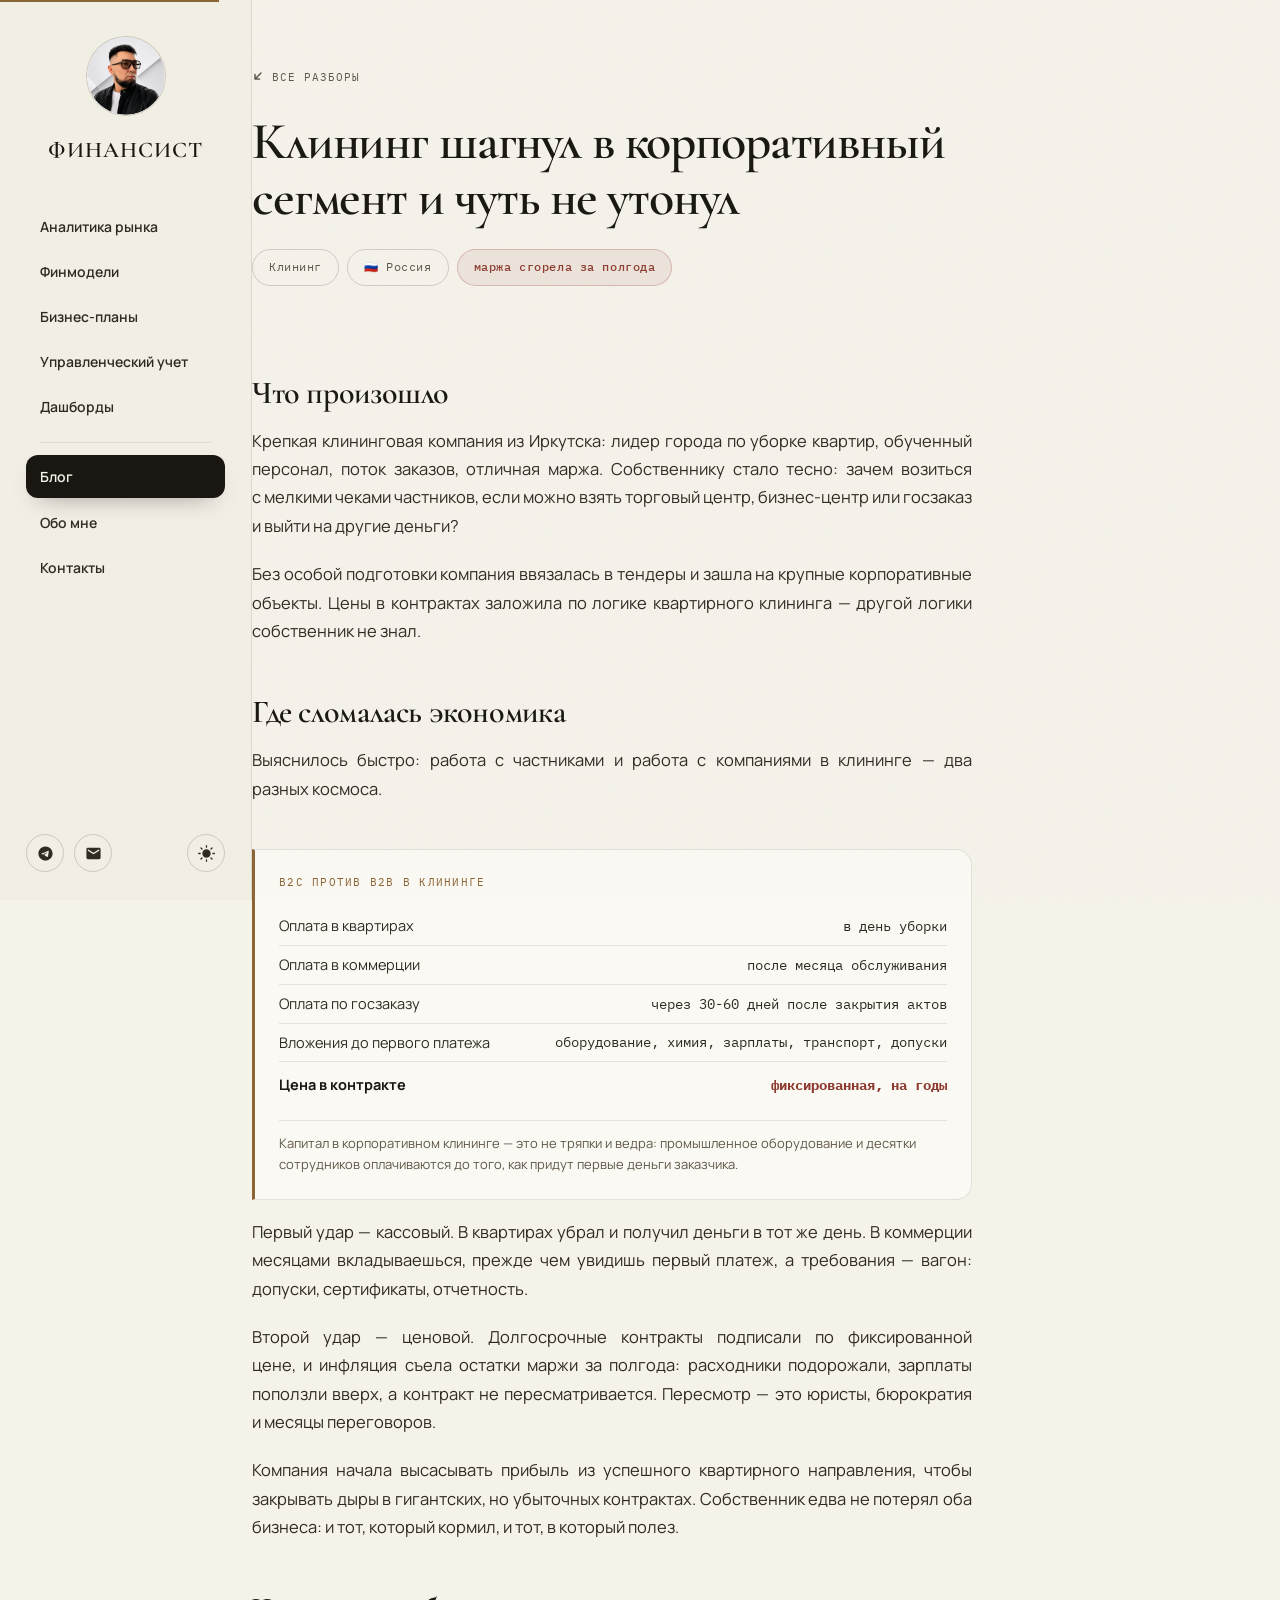
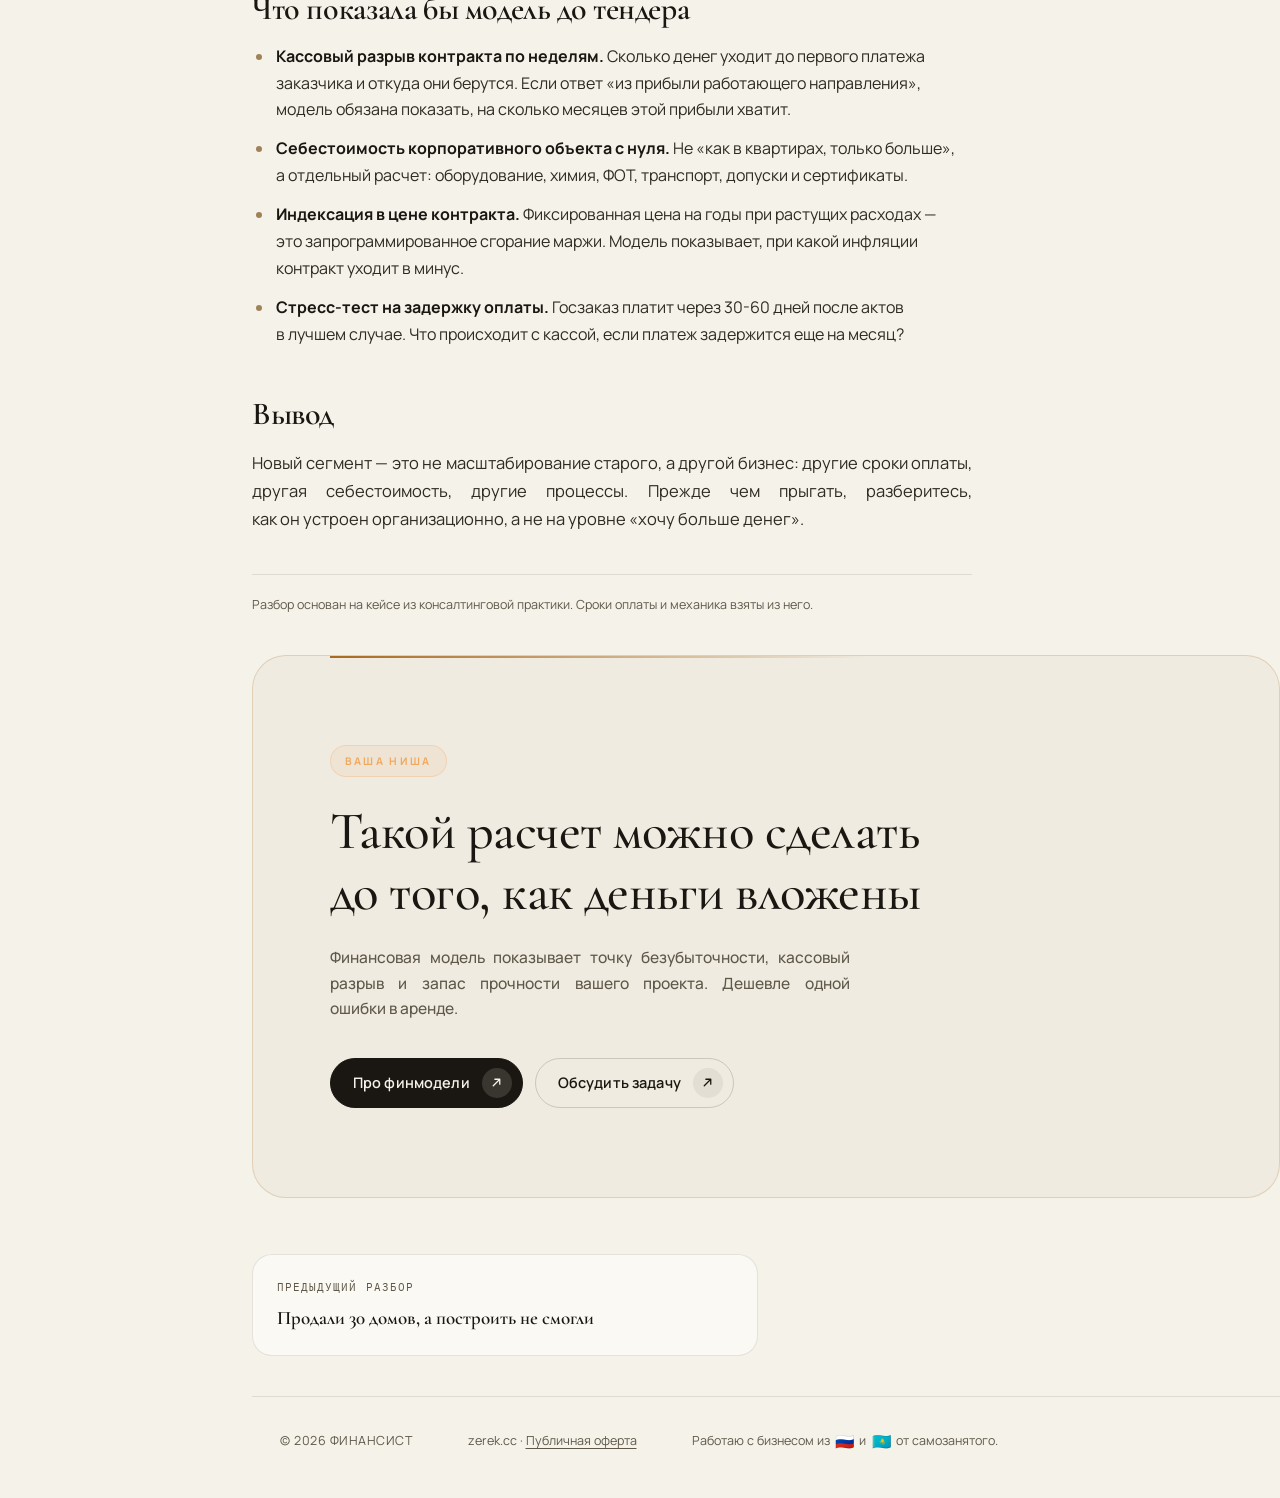
<file: blog/klining-b2b-drugoy-biznes/index.html>
<!DOCTYPE html>
<html lang="ru">
<head>
<meta charset="utf-8">
<meta name="viewport" content="width=device-width, initial-scale=1">
<title>Клининг шагнул в корпоративный сегмент и чуть не утонул · Разбор</title>
<meta name="description" content="Лидер квартирной уборки в своем городе взял крупные контракты по логике частных заказов. Оказалось, что B2C и B2B в клининге — два разных бизнеса.">
<link rel="canonical" href="https://zerek.cc/blog/klining-b2b-drugoy-biznes/">
<meta property="og:title" content="Клининг шагнул в корпоративный сегмент и чуть не утонул · Разбор">
<meta property="og:description" content="Лидер квартирной уборки в своем городе взял крупные контракты по логике частных заказов. Оказалось, что B2C и B2B в клининге — два разных бизнеса.">
<meta property="og:type" content="article">
<meta property="og:site_name" content="Финансист">
<meta property="og:locale" content="ru_RU">
<meta property="og:url" content="https://zerek.cc/blog/klining-b2b-drugoy-biznes/">
<meta property="og:image" content="https://zerek.cc/og.png">
<meta property="og:image:width" content="1200">
<meta property="og:image:height" content="630">
<meta name="twitter:card" content="summary_large_image">
<script type="application/ld+json">
{
  "@context": "https://schema.org",
  "@type": "Article",
  "headline": Клининг шагнул в корпоративный сегмент и чуть не утонул
,
  "description": Лидер квартирной уборки в своем городе взял крупные контракты по логике частных заказов.
  Оказалось, что B2C и B2B в клининге — два разных бизнеса.
,
  "inLanguage": "ru",
  "mainEntityOfPage": "https://zerek.cc/blog/klining-b2b-drugoy-biznes/",
  "image": "https://zerek.cc/og.png",
  "author": {"@type": "Organization", "name": "Финансист", "url": "https://zerek.cc/"},
  "publisher": {"@type": "Organization", "name": "Финансист", "url": "https://zerek.cc/"}
}
</script>
<meta name="theme-color" content="#F5F2EA">
<link rel="icon" href="data:image/svg+xml,<svg xmlns='http://www.w3.org/2000/svg' viewBox='0 0 32 32'><rect width='32' height='32' rx='9' fill='%231A1712'/><text x='16' y='23' font-size='19' font-family='Georgia,serif' font-weight='600' fill='%23F5F2EA' text-anchor='middle'>Ф</text></svg>">
<link rel="preconnect" href="https://fonts.googleapis.com">
<link rel="preconnect" href="https://fonts.gstatic.com" crossorigin>
<link href="https://fonts.googleapis.com/css2?family=Cormorant+Garamond:ital,wght@0,500;0,600;0,700;1,500&family=Manrope:wght@400;500;600;700&family=IBM+Plex+Mono:wght@400;500&display=swap" rel="stylesheet">
<link rel="stylesheet" href="/assets/site.css?v=15">
</head>
<body>

<div class="grain" aria-hidden="true"></div>

<aside class="sidebar">
  <a href="/" aria-label="Главная">
    <span class="sb__mark">
      <img src="/photo-light.webp" class="photo-light-img" alt="Финансист" width="256" height="256" decoding="async">
      <img src="/photo-dark.webp" class="photo-dark-img" alt="Финансист" width="256" height="256" decoding="async" style="display:none;">
    </span>
  </a>
  <div class="sb__name">ФИНАНСИСТ</div>
  <nav class="menu" data-menu id="sbMenu">
    <span class="menu__bubble" id="menuBubble" aria-hidden="true"></span>
    <a href="/#/research">Аналитика рынка</a>
    <a href="/#/services">Финмодели</a>
    <a href="/#/bizplans">Бизнес-планы</a>
    <a href="/#/accounting">Управленческий учет</a>
    <a href="/#/dashboards">Дашборды</a>
    <div style="margin: 12px 14px 10px; border-top: 1px solid var(--line); opacity: 0.85;"></div>
    <a href="/blog/" class="is-active">Блог</a>
    <a href="/#/about">Обо мне</a>
    <a href="/#/contacts">Контакты</a>
  </nav>
  <div class="sb__foot">
    <a href="https://t.me/godoffin" aria-label="Telegram"><svg viewBox="0 0 24 24"><path d="M12 2C6.48 2 2 6.48 2 12s4.48 10 10 10 10-4.48 10-10S17.52 2 12 2zm4.64 6.8c-.15 1.58-.8 5.42-1.13 7.19-.14.75-.42 1-.68 1.03-.58.05-1.02-.38-1.58-.75-.88-.58-1.38-.94-2.23-1.5-.99-.65-.35-1.01.22-1.59.15-.15 2.71-2.48 2.76-2.69a.2.2 0 0 0-.05-.18c-.06-.05-.14-.03-.21-.02-.09.02-1.49.95-4.22 2.79-.4.27-.76.41-1.08.4-.35-.01-1.02-.2-1.51-.37-.6-.2-1.08-.31-1.04-.66.02-.18.27-.36.75-.55 2.95-1.28 4.91-2.13 5.88-2.54 2.8-1.18 3.38-1.39 3.76-1.4.08 0 .27.02.39.12a.4.4 0 0 1 .12.27c0 .04-.01.12-.02.16z"/></svg></a>
    <a href="mailto:small.economy.kaz@gmail.com" aria-label="Почта"><svg viewBox="0 0 24 24"><path d="M20 4H4a2 2 0 0 0-2 2v12a2 2 0 0 0 2 2h16a2 2 0 0 0 2-2V6a2 2 0 0 0-2-2zm0 4.2-8 5-8-5V6l8 5 8-5v2.2z"/></svg></a>
    <button id="themeToggle" class="theme-toggle-btn" aria-label="Сменить тему">
       <svg viewBox="0 0 24 24" class="theme-toggle-icon-sun" fill="none" stroke="currentColor" stroke-width="1.8" stroke-linecap="round" stroke-linejoin="round"><circle cx="12" cy="12" r="5"/><line x1="12" y1="1" x2="12" y2="3"/><line x1="12" y1="21" x2="12" y2="23"/><line x1="4.22" y1="4.22" x2="5.64" y2="5.64"/><line x1="18.36" y1="18.36" x2="19.78" y2="19.78"/><line x1="1" y1="12" x2="3" y2="12"/><line x1="21" y1="12" x2="23" y2="12"/><line x1="4.22" y1="19.78" x2="5.64" y2="18.36"/><line x1="18.36" y1="5.64" x2="19.78" y2="4.22"/></svg>
       <svg viewBox="0 0 24 24" class="theme-toggle-icon-moon" fill="none" stroke="currentColor" stroke-width="1.8" stroke-linecap="round" stroke-linejoin="round" style="display:none;"><path d="M21 12.79A9 9 0 1 1 11.21 3 7 7 0 0 0 21 12.79z"/></svg>
    </button>
  </div>
</aside>

<header class="mhead">
  <a class="mhead__brand" href="/">
    <span class="mhead__mark">
      <img src="/photo-light.webp" class="photo-light-img" alt="Финансист" width="256" height="256" decoding="async">
      <img src="/photo-dark.webp" class="photo-dark-img" alt="Финансист" width="256" height="256" decoding="async" style="display:none;">
    </span>
    <span>ФИНАНСИСТ</span>
  </a>
  <div style="display:flex;align-items:center;gap:12px;">
    <button id="themeToggleMob" class="theme-toggle-btn-mob" aria-label="Сменить тему">
       <svg viewBox="0 0 24 24" class="theme-toggle-icon-sun" fill="none" stroke="currentColor" stroke-width="1.8" stroke-linecap="round" stroke-linejoin="round"><circle cx="12" cy="12" r="5"/><line x1="12" y1="1" x2="12" y2="3"/><line x1="12" y1="21" x2="12" y2="23"/><line x1="4.22" y1="4.22" x2="5.64" y2="5.64"/><line x1="18.36" y1="18.36" x2="19.78" y2="19.78"/><line x1="1" y1="12" x2="3" y2="12"/><line x1="21" y1="12" x2="23" y2="12"/><line x1="4.22" y1="19.78" x2="5.64" y2="18.36"/><line x1="18.36" y1="5.64" x2="19.78" y2="4.22"/></svg>
       <svg viewBox="0 0 24 24" class="theme-toggle-icon-moon" fill="none" stroke="currentColor" stroke-width="1.8" stroke-linecap="round" stroke-linejoin="round" style="display:none;"><path d="M21 12.79A9 9 0 1 1 11.21 3 7 7 0 0 0 21 12.79z"/></svg>
    </button>
    <button class="burger" id="burger" aria-label="Меню"><span></span><span></span></button>
  </div>
</header>

<div class="veil" id="veil">
  <nav data-menu>
    <a href="/#/research">Аналитика рынка</a>
    <a href="/#/services">Финмодели</a>
    <a href="/#/bizplans">Бизнес-планы</a>
    <a href="/#/accounting">Управленческий учет</a>
    <a href="/#/dashboards">Дашборды</a>
    <div style="margin: 16px auto; border-top: 1px solid rgba(240,235,223,.15); width: 60px;"></div>
    <a href="/blog/" class="is-active">Блог</a>
    <a href="/#/about">Обо мне</a>
    <a href="/#/contacts">Контакты</a>
  </nav>
</div>

<div class="content">
<main>
<div class="progress" aria-hidden="true"><div class="progress__bar"></div></div>

<article class="page is-current">
  <div class="wrap sec sec--first hero-tight">
    <div class="article">
      <a class="article__crumb" href="/blog/"><svg viewBox="0 0 16 16"><path d="M12 4 4 12M10 12H4V6"/></svg> Все разборы</a>
      <h1>Клининг шагнул в корпоративный сегмент и чуть не утонул</h1>
      <div class="article__facts"><span class="article__fact">Клининг</span><span class="article__fact">🇷🇺 Россия</span><span class="article__fact article__fact--loss">маржа сгорела за полгода</span></div>
    </div>
  </div>

  <div class="wrap sec">
    <div class="article">
      <div class="article__body">
<h2>Что произошло</h2>
<p>Крепкая клининговая компания из Иркутска: лидер города по уборке квартир, обученный персонал, поток заказов, отличная маржа. Собственнику стало тесно: зачем возиться с мелкими чеками частников, если можно взять торговый центр, бизнес-центр или госзаказ и выйти на другие деньги?</p>
<p>Без особой подготовки компания ввязалась в тендеры и зашла на крупные корпоративные объекты. Цены в контрактах заложила по логике квартирного клининга — другой логики собственник не знал.</p>
<h2>Где сломалась экономика</h2>
<p>Выяснилось быстро: работа с частниками и работа с компаниями в клининге — два разных космоса.</p>
<div class="calc rv"><div class="calc__cap">B2C против B2B в клининге</div><table>
<thead>
<tr>
<th></th>
<th></th>
</tr>
</thead>
<tbody>
<tr>
<td>Оплата в квартирах</td>
<td>в день уборки</td>
</tr>
<tr>
<td>Оплата в коммерции</td>
<td>после месяца обслуживания</td>
</tr>
<tr>
<td>Оплата по госзаказу</td>
<td>через 30-60 дней после закрытия актов</td>
</tr>
<tr>
<td>Вложения до первого платежа</td>
<td>оборудование, химия, зарплаты, транспорт, допуски</td>
</tr>
<tr>
<td>Цена в контракте</td>
<td>фиксированная, на годы</td>
</tr>
</tbody>
</table><div class="calc__note">Капитал в корпоративном клининге — это не тряпки и ведра: промышленное оборудование и десятки сотрудников оплачиваются до того, как придут первые деньги заказчика.</div></div>
<p>Первый удар — кассовый. В квартирах убрал и получил деньги в тот же день. В коммерции месяцами вкладываешься, прежде чем увидишь первый платеж, а требования — вагон: допуски, сертификаты, отчетность.</p>
<p>Второй удар — ценовой. Долгосрочные контракты подписали по фиксированной цене, и инфляция съела остатки маржи за полгода: расходники подорожали, зарплаты поползли вверх, а контракт не пересматривается. Пересмотр — это юристы, бюрократия и месяцы переговоров.</p>
<p>Компания начала высасывать прибыль из успешного квартирного направления, чтобы закрывать дыры в гигантских, но убыточных контрактах. Собственник едва не потерял оба бизнеса: и тот, который кормил, и тот, в который полез.</p>
<h2>Что показала бы модель до тендера</h2>
<ul>
<li><strong>Кассовый разрыв контракта по неделям.</strong> Сколько денег уходит до первого платежа заказчика и откуда они берутся. Если ответ «из прибыли работающего направления», модель обязана показать, на сколько месяцев этой прибыли хватит.</li>
<li><strong>Себестоимость корпоративного объекта с нуля.</strong> Не «как в квартирах, только больше», а отдельный расчет: оборудование, химия, ФОТ, транспорт, допуски и сертификаты.</li>
<li><strong>Индексация в цене контракта.</strong> Фиксированная цена на годы при растущих расходах — это запрограммированное сгорание маржи. Модель показывает, при какой инфляции контракт уходит в минус.</li>
<li><strong>Стресс-тест на задержку оплаты.</strong> Госзаказ платит через 30-60 дней после актов в лучшем случае. Что происходит с кассой, если платеж задержится еще на месяц?</li>
</ul>
<h2>Вывод</h2>
<p>Новый сегмент — это не масштабирование старого, а другой бизнес: другие сроки оплаты, другая себестоимость, другие процессы. Прежде чем прыгать, разберитесь, как он устроен организационно, а не на уровне «хочу больше денег».</p>
      </div>
      <div class="article__src">Разбор основан на кейсе из консалтинговой практики. Сроки оплаты и механика взяты из него.</div>
    </div>
  </div>

  <div class="wrap sec">
    <div class="dark-band rv">
      <span class="eyebrow">Ваша ниша</span>
      <p class="quote" style="margin-top:24px">Такой расчет можно сделать до того, как деньги вложены</p>
      <p class="sub">Финансовая модель показывает точку безубыточности, кассовый разрыв и запас прочности вашего проекта. Дешевле одной ошибки в аренде.</p>
      <div class="actions">
        <a class="btn" href="/#/services"><span>Про финмодели</span><span class="btn__ic"><svg viewBox="0 0 16 16"><path d="M4 12 12 4M6 4h6v6"/></svg></span></a>
        <a class="btn btn--ghost" href="/#/contacts"><span>Обсудить задачу</span><span class="btn__ic"><svg viewBox="0 0 16 16"><path d="M4 12 12 4M6 4h6v6"/></svg></span></a>
      </div>
    </div>
  </div>

  <div class="wrap sec sec--last">
    <div class="nextprev"><a href="/blog/prodali-30-domov-postroit-ne-smogli/"><span>Предыдущий разбор</span><strong>Продали 30 домов, а построить не смогли</strong></a><div></div></div>
  </div>
</article>
</main>

<footer class="footer">
  <div class="wrap">
    <div style="text-transform:uppercase; letter-spacing:0.04em;">© 2026 ФИНАНСИСТ</div>
    <div>zerek.cc · <a href="/offer.html" target="_blank" style="text-decoration:underline; text-underline-offset:3px;">Публичная оферта</a></div>
    <div class="disc">Работаю с бизнесом из <span class="flag">🇷🇺</span> и <span class="flag">🇰🇿</span> от самозанятого.</div>
  </div>
</footer>
</div>

<script type="text/javascript">
(function(m,e,t,r,i,k,a){m[i]=m[i]||function(){(m[i].a=m[i].a||[]).push(arguments)};
m[i].l=1*new Date();
for (var j = 0; j < document.scripts.length; j++) {if (document.scripts[j].src === r) { return; }}
k=e.createElement(t),a=e.getElementsByTagName(t)[0],k.async=1,k.src=r,a.parentNode.insertBefore(k,a)})
(window, document, "script", "https://mc.yandex.ru/metrika/tag.js", "ym");
ym(111172932, "init", {clickmap:true, trackLinks:true, accurateTrackBounce:true, webvisor:true, trackHash:true});
</script>
<noscript><div><img src="https://mc.yandex.ru/watch/111172932" style="position:absolute; left:-9999px;" alt=""></div></noscript>
<script src="/assets/typo.js?v=2"></script>
<script src="/assets/blog.js?v=3"></script>
</body>
</html>
</file>
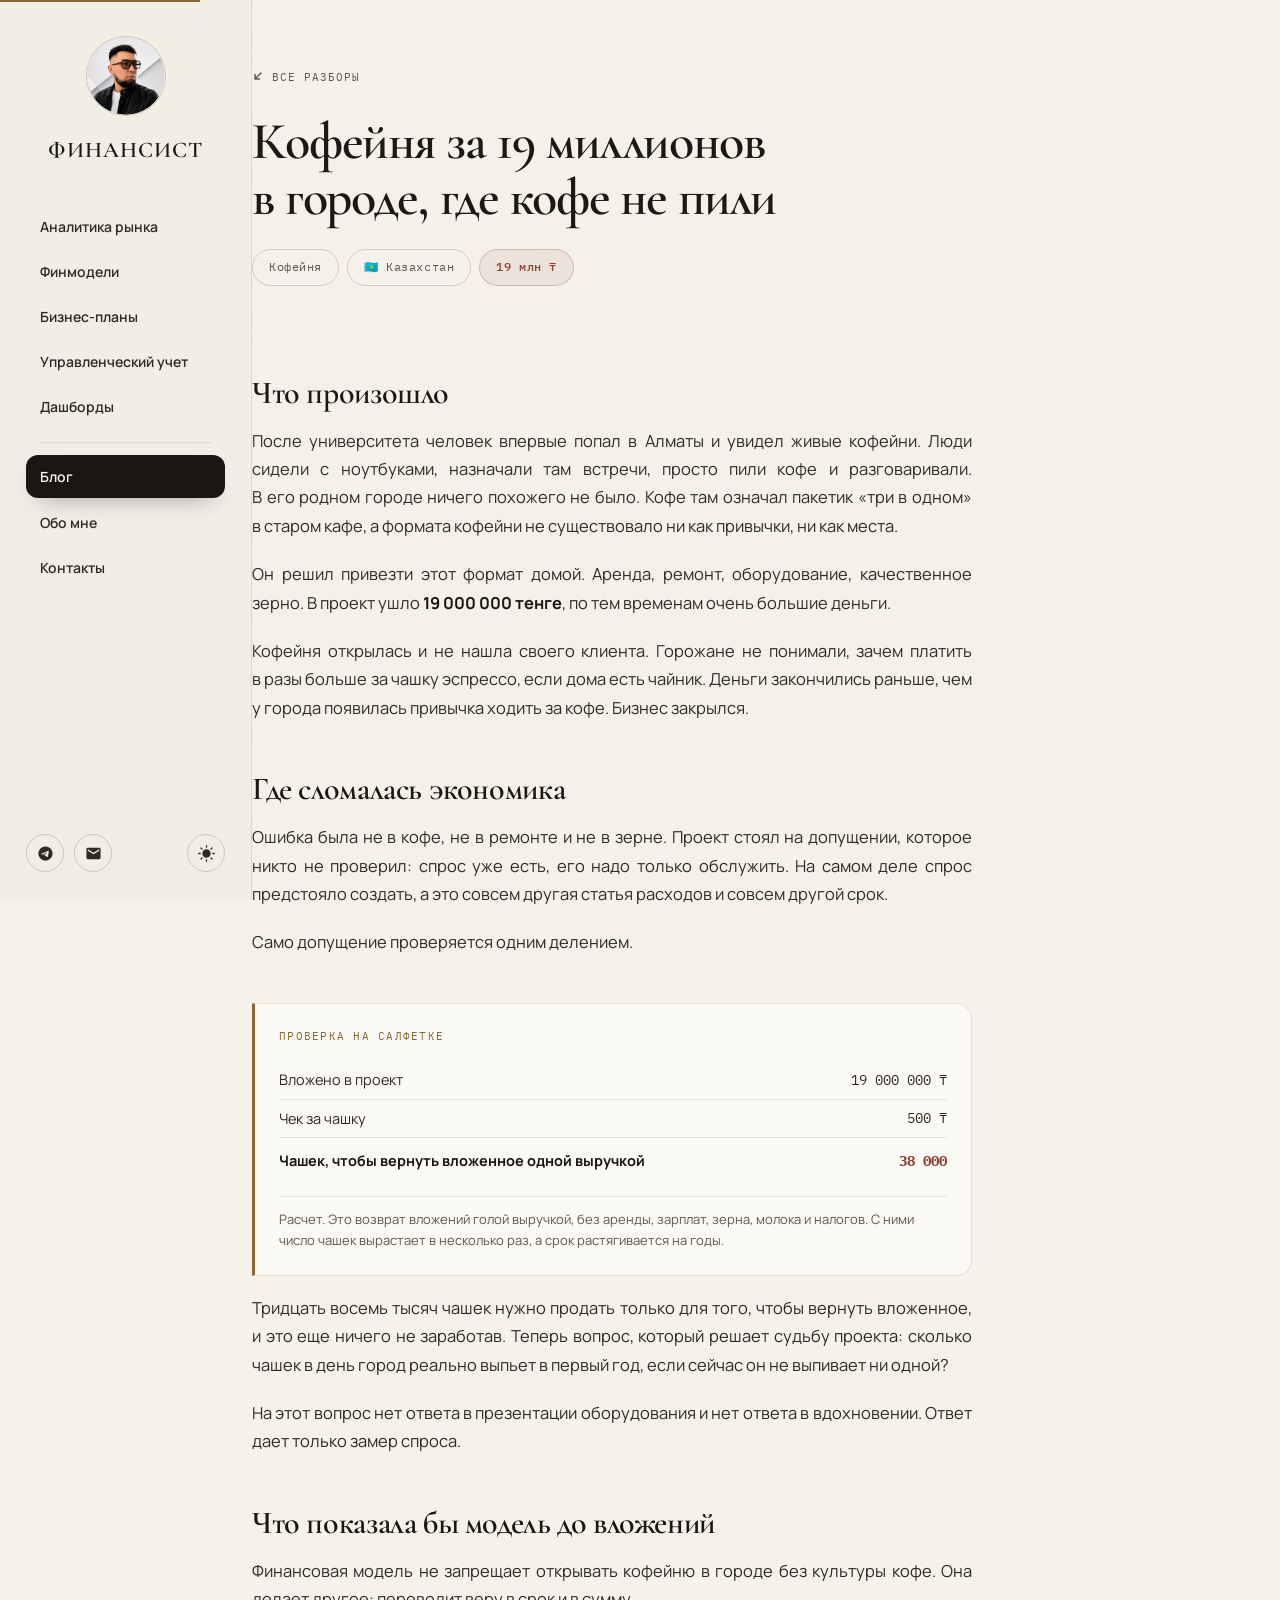
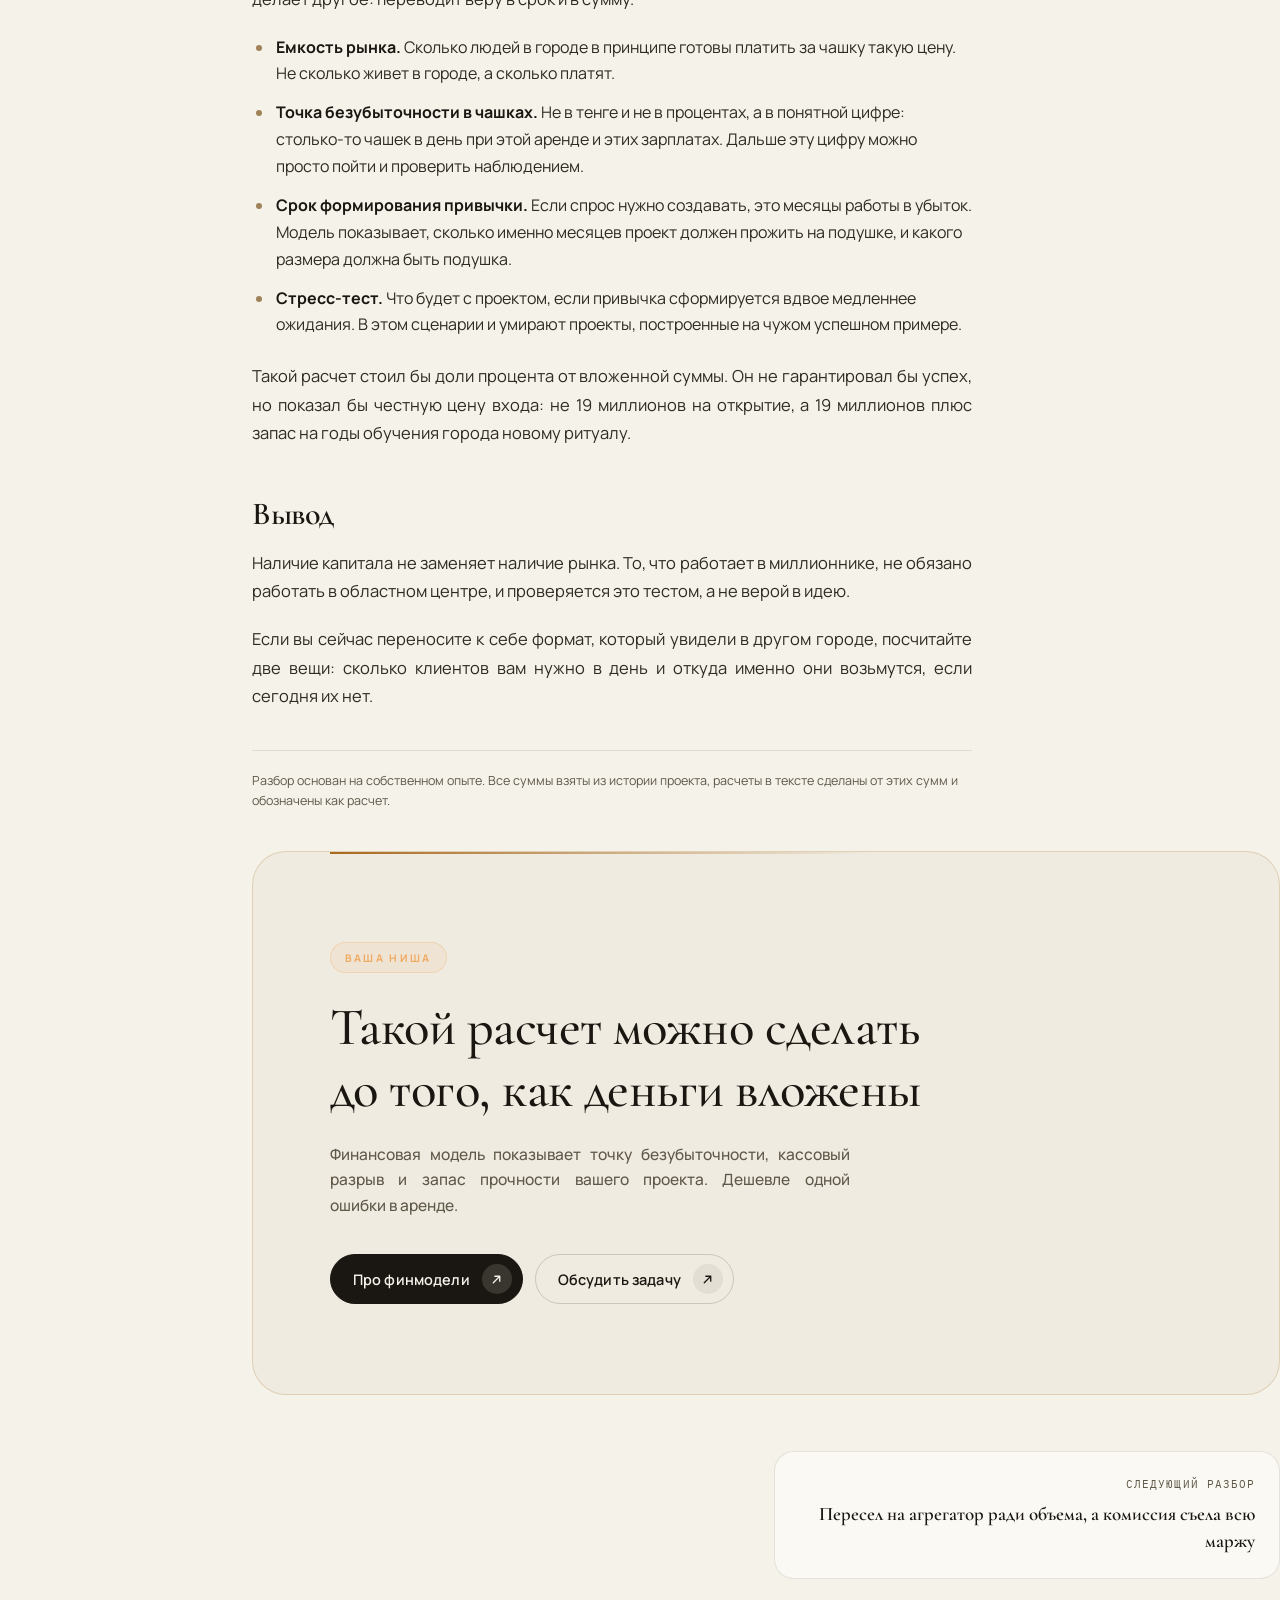
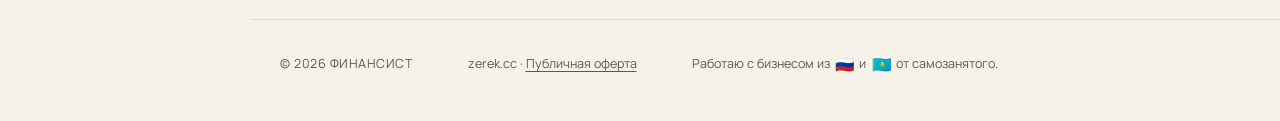
<file: blog/kofeynya-19-mln-bez-rynka/index.html>
<!DOCTYPE html>
<html lang="ru">
<head>
<meta charset="utf-8">
<meta name="viewport" content="width=device-width, initial-scale=1">
<title>Кофейня за 19 миллионов в городе, где кофе не пили · Разбор</title>
<meta name="description" content="Формат, который прекрасно работал в Алматы, не сработал в областном центре. Разбираем, каким расчетом это было видно до аренды и ремонта.">
<link rel="canonical" href="https://zerek.cc/blog/kofeynya-19-mln-bez-rynka/">
<meta property="og:title" content="Кофейня за 19 миллионов в городе, где кофе не пили · Разбор">
<meta property="og:description" content="Формат, который прекрасно работал в Алматы, не сработал в областном центре. Разбираем, каким расчетом это было видно до аренды и ремонта.">
<meta property="og:type" content="article">
<meta property="og:site_name" content="Финансист">
<meta property="og:locale" content="ru_RU">
<meta property="og:url" content="https://zerek.cc/blog/kofeynya-19-mln-bez-rynka/">
<meta property="og:image" content="https://zerek.cc/og.png">
<meta property="og:image:width" content="1200">
<meta property="og:image:height" content="630">
<meta name="twitter:card" content="summary_large_image">
<script type="application/ld+json">
{
  "@context": "https://schema.org",
  "@type": "Article",
  "headline": Кофейня за 19 миллионов в городе, где кофе не пили
,
  "description": Формат, который прекрасно работал в Алматы, не сработал в областном центре. Разбираем,
  каким расчетом это было видно до аренды и ремонта.
,
  "inLanguage": "ru",
  "mainEntityOfPage": "https://zerek.cc/blog/kofeynya-19-mln-bez-rynka/",
  "image": "https://zerek.cc/og.png",
  "author": {"@type": "Organization", "name": "Финансист", "url": "https://zerek.cc/"},
  "publisher": {"@type": "Organization", "name": "Финансист", "url": "https://zerek.cc/"}
}
</script>
<meta name="theme-color" content="#F5F2EA">
<link rel="icon" href="data:image/svg+xml,<svg xmlns='http://www.w3.org/2000/svg' viewBox='0 0 32 32'><rect width='32' height='32' rx='9' fill='%231A1712'/><text x='16' y='23' font-size='19' font-family='Georgia,serif' font-weight='600' fill='%23F5F2EA' text-anchor='middle'>Ф</text></svg>">
<link rel="preconnect" href="https://fonts.googleapis.com">
<link rel="preconnect" href="https://fonts.gstatic.com" crossorigin>
<link href="https://fonts.googleapis.com/css2?family=Cormorant+Garamond:ital,wght@0,500;0,600;0,700;1,500&family=Manrope:wght@400;500;600;700&family=IBM+Plex+Mono:wght@400;500&display=swap" rel="stylesheet">
<link rel="stylesheet" href="/assets/site.css?v=15">
</head>
<body>

<div class="grain" aria-hidden="true"></div>

<aside class="sidebar">
  <a href="/" aria-label="Главная">
    <span class="sb__mark">
      <img src="/photo-light.webp" class="photo-light-img" alt="Финансист" width="256" height="256" decoding="async">
      <img src="/photo-dark.webp" class="photo-dark-img" alt="Финансист" width="256" height="256" decoding="async" style="display:none;">
    </span>
  </a>
  <div class="sb__name">ФИНАНСИСТ</div>
  <nav class="menu" data-menu id="sbMenu">
    <span class="menu__bubble" id="menuBubble" aria-hidden="true"></span>
    <a href="/#/research">Аналитика рынка</a>
    <a href="/#/services">Финмодели</a>
    <a href="/#/bizplans">Бизнес-планы</a>
    <a href="/#/accounting">Управленческий учет</a>
    <a href="/#/dashboards">Дашборды</a>
    <div style="margin: 12px 14px 10px; border-top: 1px solid var(--line); opacity: 0.85;"></div>
    <a href="/blog/" class="is-active">Блог</a>
    <a href="/#/about">Обо мне</a>
    <a href="/#/contacts">Контакты</a>
  </nav>
  <div class="sb__foot">
    <a href="https://t.me/godoffin" aria-label="Telegram"><svg viewBox="0 0 24 24"><path d="M12 2C6.48 2 2 6.48 2 12s4.48 10 10 10 10-4.48 10-10S17.52 2 12 2zm4.64 6.8c-.15 1.58-.8 5.42-1.13 7.19-.14.75-.42 1-.68 1.03-.58.05-1.02-.38-1.58-.75-.88-.58-1.38-.94-2.23-1.5-.99-.65-.35-1.01.22-1.59.15-.15 2.71-2.48 2.76-2.69a.2.2 0 0 0-.05-.18c-.06-.05-.14-.03-.21-.02-.09.02-1.49.95-4.22 2.79-.4.27-.76.41-1.08.4-.35-.01-1.02-.2-1.51-.37-.6-.2-1.08-.31-1.04-.66.02-.18.27-.36.75-.55 2.95-1.28 4.91-2.13 5.88-2.54 2.8-1.18 3.38-1.39 3.76-1.4.08 0 .27.02.39.12a.4.4 0 0 1 .12.27c0 .04-.01.12-.02.16z"/></svg></a>
    <a href="mailto:small.economy.kaz@gmail.com" aria-label="Почта"><svg viewBox="0 0 24 24"><path d="M20 4H4a2 2 0 0 0-2 2v12a2 2 0 0 0 2 2h16a2 2 0 0 0 2-2V6a2 2 0 0 0-2-2zm0 4.2-8 5-8-5V6l8 5 8-5v2.2z"/></svg></a>
    <button id="themeToggle" class="theme-toggle-btn" aria-label="Сменить тему">
       <svg viewBox="0 0 24 24" class="theme-toggle-icon-sun" fill="none" stroke="currentColor" stroke-width="1.8" stroke-linecap="round" stroke-linejoin="round"><circle cx="12" cy="12" r="5"/><line x1="12" y1="1" x2="12" y2="3"/><line x1="12" y1="21" x2="12" y2="23"/><line x1="4.22" y1="4.22" x2="5.64" y2="5.64"/><line x1="18.36" y1="18.36" x2="19.78" y2="19.78"/><line x1="1" y1="12" x2="3" y2="12"/><line x1="21" y1="12" x2="23" y2="12"/><line x1="4.22" y1="19.78" x2="5.64" y2="18.36"/><line x1="18.36" y1="5.64" x2="19.78" y2="4.22"/></svg>
       <svg viewBox="0 0 24 24" class="theme-toggle-icon-moon" fill="none" stroke="currentColor" stroke-width="1.8" stroke-linecap="round" stroke-linejoin="round" style="display:none;"><path d="M21 12.79A9 9 0 1 1 11.21 3 7 7 0 0 0 21 12.79z"/></svg>
    </button>
  </div>
</aside>

<header class="mhead">
  <a class="mhead__brand" href="/">
    <span class="mhead__mark">
      <img src="/photo-light.webp" class="photo-light-img" alt="Финансист" width="256" height="256" decoding="async">
      <img src="/photo-dark.webp" class="photo-dark-img" alt="Финансист" width="256" height="256" decoding="async" style="display:none;">
    </span>
    <span>ФИНАНСИСТ</span>
  </a>
  <div style="display:flex;align-items:center;gap:12px;">
    <button id="themeToggleMob" class="theme-toggle-btn-mob" aria-label="Сменить тему">
       <svg viewBox="0 0 24 24" class="theme-toggle-icon-sun" fill="none" stroke="currentColor" stroke-width="1.8" stroke-linecap="round" stroke-linejoin="round"><circle cx="12" cy="12" r="5"/><line x1="12" y1="1" x2="12" y2="3"/><line x1="12" y1="21" x2="12" y2="23"/><line x1="4.22" y1="4.22" x2="5.64" y2="5.64"/><line x1="18.36" y1="18.36" x2="19.78" y2="19.78"/><line x1="1" y1="12" x2="3" y2="12"/><line x1="21" y1="12" x2="23" y2="12"/><line x1="4.22" y1="19.78" x2="5.64" y2="18.36"/><line x1="18.36" y1="5.64" x2="19.78" y2="4.22"/></svg>
       <svg viewBox="0 0 24 24" class="theme-toggle-icon-moon" fill="none" stroke="currentColor" stroke-width="1.8" stroke-linecap="round" stroke-linejoin="round" style="display:none;"><path d="M21 12.79A9 9 0 1 1 11.21 3 7 7 0 0 0 21 12.79z"/></svg>
    </button>
    <button class="burger" id="burger" aria-label="Меню"><span></span><span></span></button>
  </div>
</header>

<div class="veil" id="veil">
  <nav data-menu>
    <a href="/#/research">Аналитика рынка</a>
    <a href="/#/services">Финмодели</a>
    <a href="/#/bizplans">Бизнес-планы</a>
    <a href="/#/accounting">Управленческий учет</a>
    <a href="/#/dashboards">Дашборды</a>
    <div style="margin: 16px auto; border-top: 1px solid rgba(240,235,223,.15); width: 60px;"></div>
    <a href="/blog/" class="is-active">Блог</a>
    <a href="/#/about">Обо мне</a>
    <a href="/#/contacts">Контакты</a>
  </nav>
</div>

<div class="content">
<main>
<div class="progress" aria-hidden="true"><div class="progress__bar"></div></div>

<article class="page is-current">
  <div class="wrap sec sec--first hero-tight">
    <div class="article">
      <a class="article__crumb" href="/blog/"><svg viewBox="0 0 16 16"><path d="M12 4 4 12M10 12H4V6"/></svg> Все разборы</a>
      <h1>Кофейня за 19 миллионов в городе, где кофе не пили</h1>
      <div class="article__facts"><span class="article__fact">Кофейня</span><span class="article__fact">🇰🇿 Казахстан</span><span class="article__fact article__fact--loss">19 млн ₸</span></div>
    </div>
  </div>

  <div class="wrap sec">
    <div class="article">
      <div class="article__body">
<h2>Что произошло</h2>
<p>После университета человек впервые попал в Алматы и увидел живые кофейни. Люди сидели с ноутбуками, назначали там встречи, просто пили кофе и разговаривали. В его родном городе ничего похожего не было. Кофе там означал пакетик «три в одном» в старом кафе, а формата кофейни не существовало ни как привычки, ни как места.</p>
<p>Он решил привезти этот формат домой. Аренда, ремонт, оборудование, качественное зерно. В проект ушло <strong>19 000 000 тенге</strong>, по тем временам очень большие деньги.</p>
<p>Кофейня открылась и не нашла своего клиента. Горожане не понимали, зачем платить в разы больше за чашку эспрессо, если дома есть чайник. Деньги закончились раньше, чем у города появилась привычка ходить за кофе. Бизнес закрылся.</p>
<h2>Где сломалась экономика</h2>
<p>Ошибка была не в кофе, не в ремонте и не в зерне. Проект стоял на допущении, которое никто не проверил: спрос уже есть, его надо только обслужить. На самом деле спрос предстояло создать, а это совсем другая статья расходов и совсем другой срок.</p>
<p>Само допущение проверяется одним делением.</p>
<div class="calc rv"><div class="calc__cap">Проверка на салфетке</div><table>
<thead>
<tr>
<th></th>
<th></th>
</tr>
</thead>
<tbody>
<tr>
<td>Вложено в проект</td>
<td>19 000 000 ₸</td>
</tr>
<tr>
<td>Чек за чашку</td>
<td>500 ₸</td>
</tr>
<tr>
<td>Чашек, чтобы вернуть вложенное одной выручкой</td>
<td>38 000</td>
</tr>
</tbody>
</table><div class="calc__note">Расчет. Это возврат вложений голой выручкой, без аренды, зарплат, зерна, молока и налогов. С ними число чашек вырастает в несколько раз, а срок растягивается на годы.</div></div>
<p>Тридцать восемь тысяч чашек нужно продать только для того, чтобы вернуть вложенное, и это еще ничего не заработав. Теперь вопрос, который решает судьбу проекта: сколько чашек в день город реально выпьет в первый год, если сейчас он не выпивает ни одной?</p>
<p>На этот вопрос нет ответа в презентации оборудования и нет ответа в вдохновении. Ответ дает только замер спроса.</p>
<h2>Что показала бы модель до вложений</h2>
<p>Финансовая модель не запрещает открывать кофейню в городе без культуры кофе. Она делает другое: переводит веру в срок и в сумму.</p>
<ul>
<li><strong>Емкость рынка.</strong> Сколько людей в городе в принципе готовы платить за чашку такую цену. Не сколько живет в городе, а сколько платят.</li>
<li><strong>Точка безубыточности в чашках.</strong> Не в тенге и не в процентах, а в понятной цифре: столько-то чашек в день при этой аренде и этих зарплатах. Дальше эту цифру можно просто пойти и проверить наблюдением.</li>
<li><strong>Срок формирования привычки.</strong> Если спрос нужно создавать, это месяцы работы в убыток. Модель показывает, сколько именно месяцев проект должен прожить на подушке, и какого размера должна быть подушка.</li>
<li><strong>Стресс-тест.</strong> Что будет с проектом, если привычка сформируется вдвое медленнее ожидания. В этом сценарии и умирают проекты, построенные на чужом успешном примере.</li>
</ul>
<p>Такой расчет стоил бы доли процента от вложенной суммы. Он не гарантировал бы успех, но показал бы честную цену входа: не 19 миллионов на открытие, а 19 миллионов плюс запас на годы обучения города новому ритуалу.</p>
<h2>Вывод</h2>
<p>Наличие капитала не заменяет наличие рынка. То, что работает в миллионнике, не обязано работать в областном центре, и проверяется это тестом, а не верой в идею.</p>
<p>Если вы сейчас переносите к себе формат, который увидели в другом городе, посчитайте две вещи: сколько клиентов вам нужно в день и откуда именно они возьмутся, если сегодня их нет.</p>
      </div>
      <div class="article__src">Разбор основан на собственном опыте. Все суммы взяты из истории проекта, расчеты в тексте сделаны от этих сумм и обозначены как расчет.</div>
    </div>
  </div>

  <div class="wrap sec">
    <div class="dark-band rv">
      <span class="eyebrow">Ваша ниша</span>
      <p class="quote" style="margin-top:24px">Такой расчет можно сделать до того, как деньги вложены</p>
      <p class="sub">Финансовая модель показывает точку безубыточности, кассовый разрыв и запас прочности вашего проекта. Дешевле одной ошибки в аренде.</p>
      <div class="actions">
        <a class="btn" href="/#/services"><span>Про финмодели</span><span class="btn__ic"><svg viewBox="0 0 16 16"><path d="M4 12 12 4M6 4h6v6"/></svg></span></a>
        <a class="btn btn--ghost" href="/#/contacts"><span>Обсудить задачу</span><span class="btn__ic"><svg viewBox="0 0 16 16"><path d="M4 12 12 4M6 4h6v6"/></svg></span></a>
      </div>
    </div>
  </div>

  <div class="wrap sec sec--last">
    <div class="nextprev"><div></div><a href="/blog/agregator-komissiya-syela-marzhu/"><span>Следующий разбор</span><strong>Пересел на агрегатор ради объема, а комиссия съела всю маржу</strong></a></div>
  </div>
</article>
</main>

<footer class="footer">
  <div class="wrap">
    <div style="text-transform:uppercase; letter-spacing:0.04em;">© 2026 ФИНАНСИСТ</div>
    <div>zerek.cc · <a href="/offer.html" target="_blank" style="text-decoration:underline; text-underline-offset:3px;">Публичная оферта</a></div>
    <div class="disc">Работаю с бизнесом из <span class="flag">🇷🇺</span> и <span class="flag">🇰🇿</span> от самозанятого.</div>
  </div>
</footer>
</div>

<script type="text/javascript">
(function(m,e,t,r,i,k,a){m[i]=m[i]||function(){(m[i].a=m[i].a||[]).push(arguments)};
m[i].l=1*new Date();
for (var j = 0; j < document.scripts.length; j++) {if (document.scripts[j].src === r) { return; }}
k=e.createElement(t),a=e.getElementsByTagName(t)[0],k.async=1,k.src=r,a.parentNode.insertBefore(k,a)})
(window, document, "script", "https://mc.yandex.ru/metrika/tag.js", "ym");
ym(111172932, "init", {clickmap:true, trackLinks:true, accurateTrackBounce:true, webvisor:true, trackHash:true});
</script>
<noscript><div><img src="https://mc.yandex.ru/watch/111172932" style="position:absolute; left:-9999px;" alt=""></div></noscript>
<script src="/assets/typo.js?v=2"></script>
<script src="/assets/blog.js?v=3"></script>
</body>
</html>
</file>
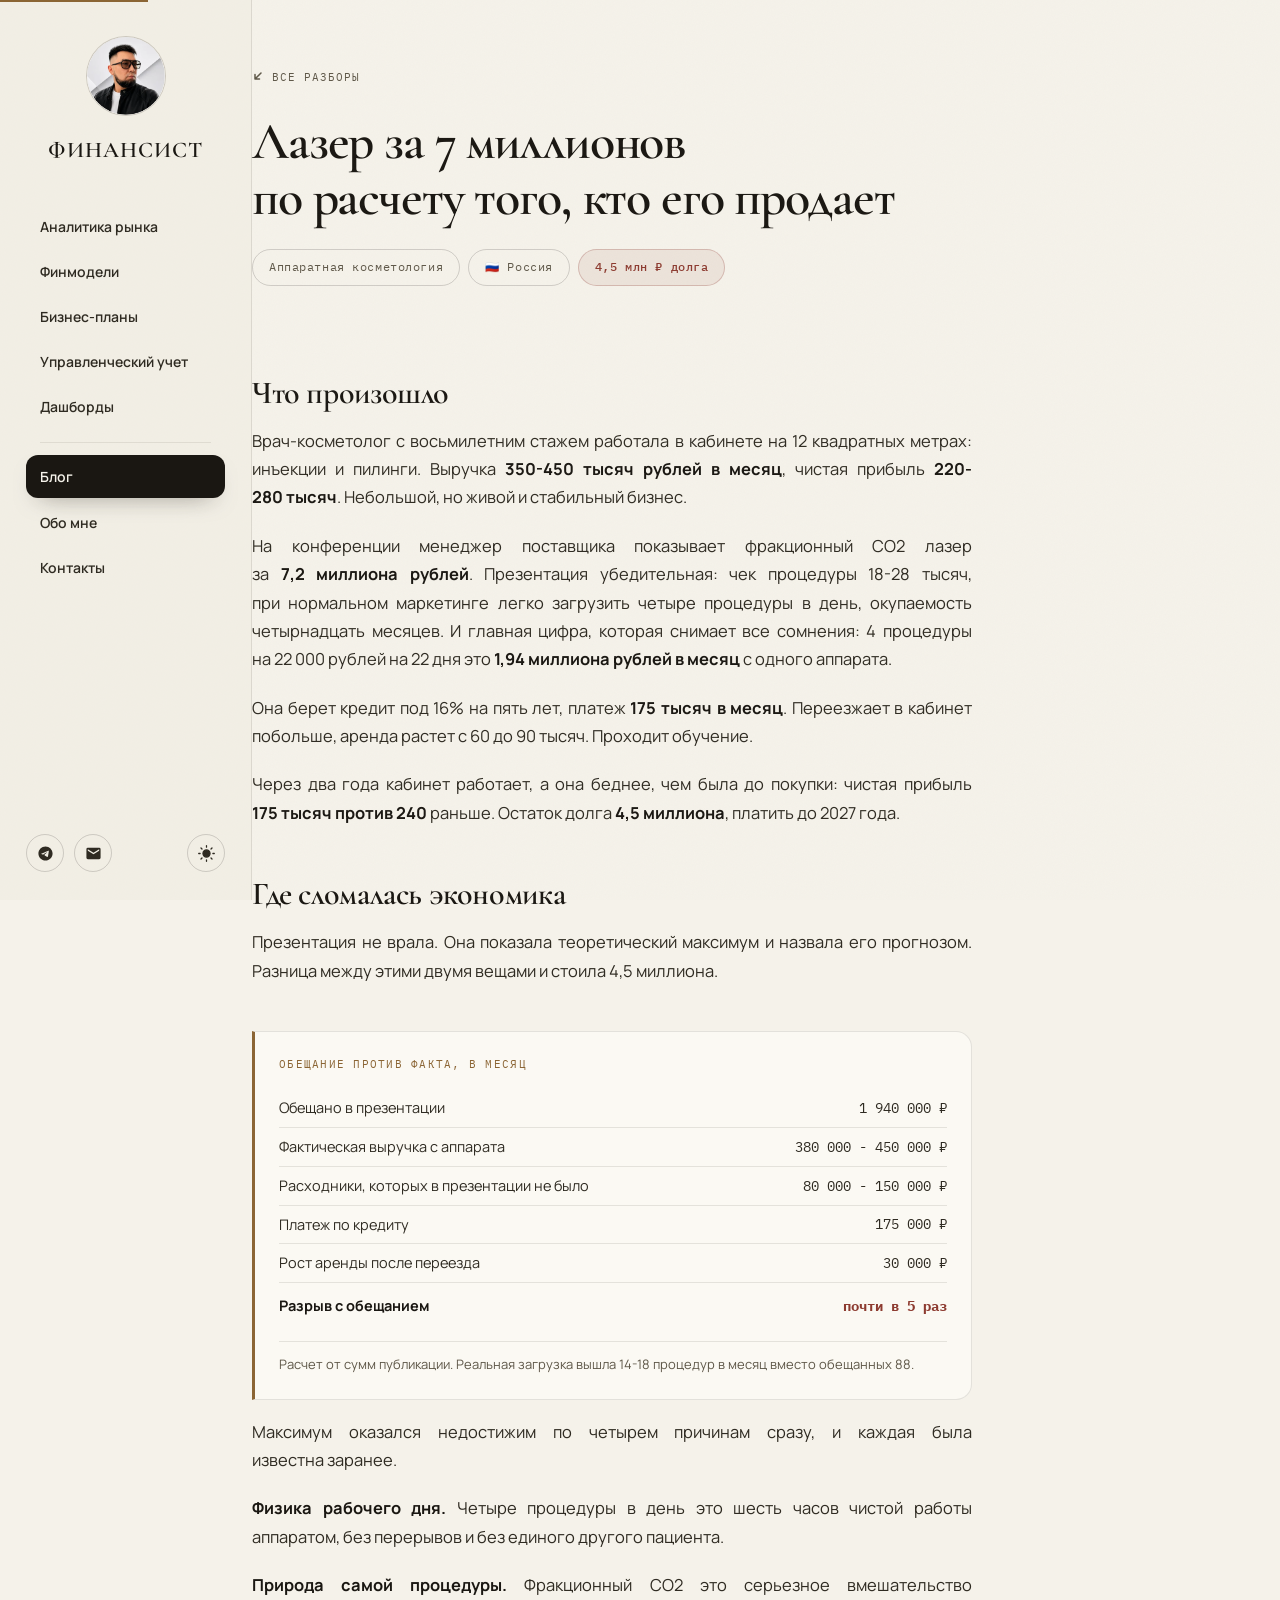
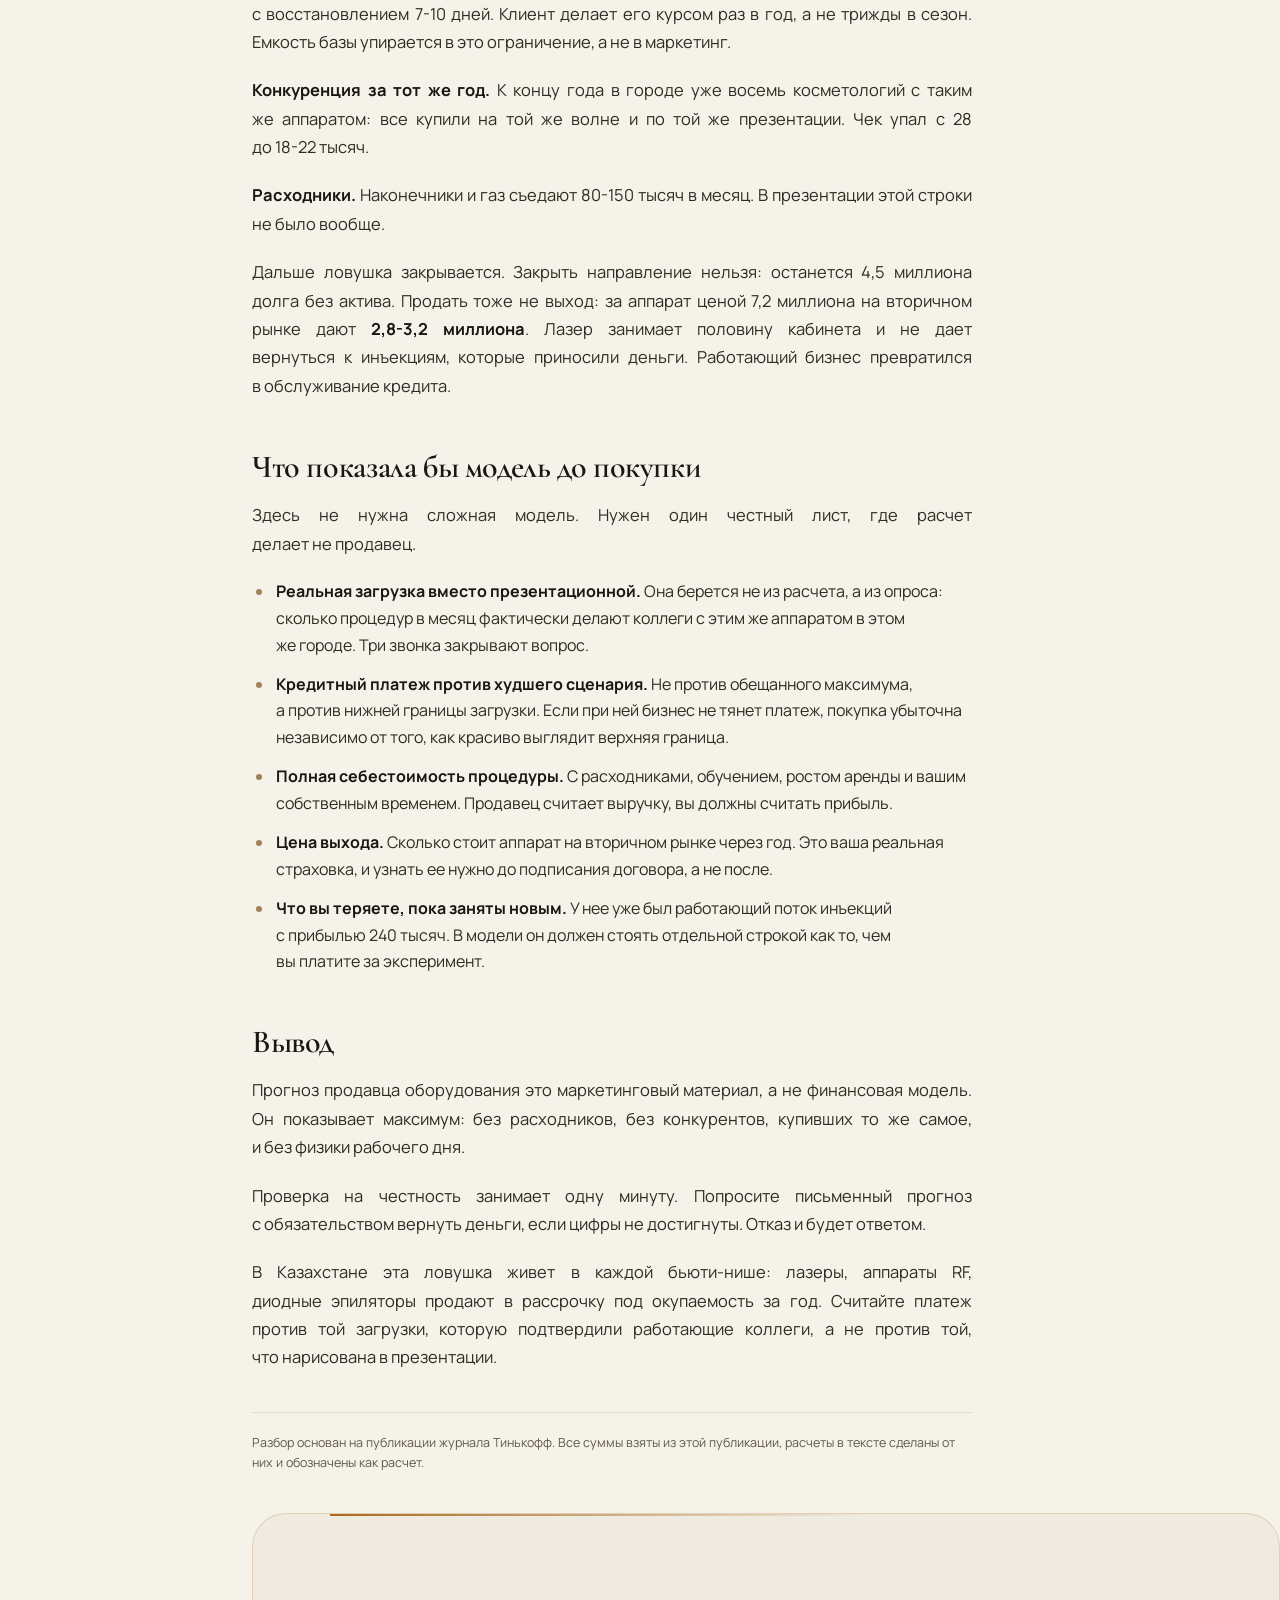
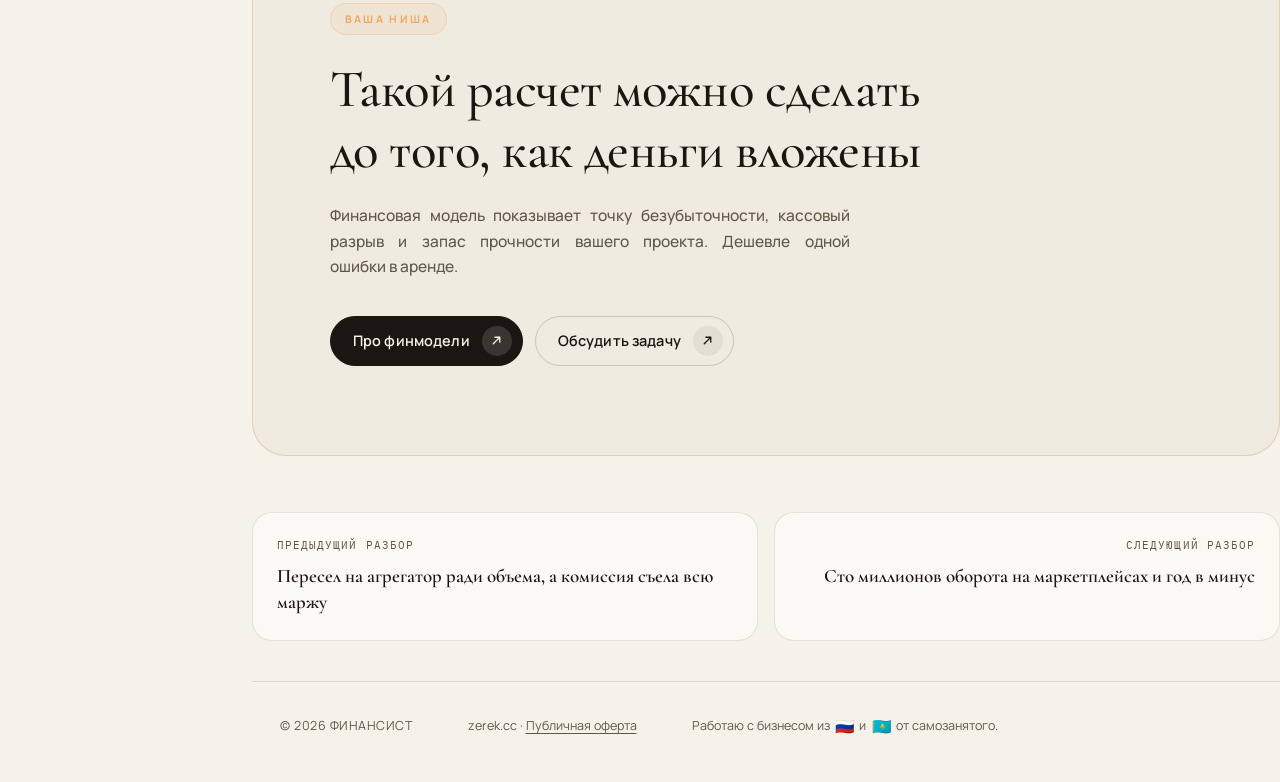
<file: blog/lazer-v-kredit-po-prezentacii-postavshchika/index.html>
<!DOCTYPE html>
<html lang="ru">
<head>
<meta charset="utf-8">
<meta name="viewport" content="width=device-width, initial-scale=1">
<title>Лазер за 7 миллионов по расчету того, кто его продает · Разбор</title>
<meta name="description" content="Работающий кабинет с прибылью 240 тысяч в месяц превратился в обслуживание кредита. Разбираем, что было не так с обещанной окупаемостью за 14 месяцев.">
<link rel="canonical" href="https://zerek.cc/blog/lazer-v-kredit-po-prezentacii-postavshchika/">
<meta property="og:title" content="Лазер за 7 миллионов по расчету того, кто его продает · Разбор">
<meta property="og:description" content="Работающий кабинет с прибылью 240 тысяч в месяц превратился в обслуживание кредита. Разбираем, что было не так с обещанной окупаемостью за 14 месяцев.">
<meta property="og:type" content="article">
<meta property="og:site_name" content="Финансист">
<meta property="og:locale" content="ru_RU">
<meta property="og:url" content="https://zerek.cc/blog/lazer-v-kredit-po-prezentacii-postavshchika/">
<meta property="og:image" content="https://zerek.cc/og.png">
<meta property="og:image:width" content="1200">
<meta property="og:image:height" content="630">
<meta name="twitter:card" content="summary_large_image">
<script type="application/ld+json">
{
  "@context": "https://schema.org",
  "@type": "Article",
  "headline": Лазер за 7 миллионов по расчету того, кто его продает
,
  "description": Работающий кабинет с прибылью 240 тысяч в месяц превратился в обслуживание кредита.
  Разбираем, что было не так с обещанной окупаемостью за 14 месяцев.
,
  "inLanguage": "ru",
  "mainEntityOfPage": "https://zerek.cc/blog/lazer-v-kredit-po-prezentacii-postavshchika/",
  "image": "https://zerek.cc/og.png",
  "author": {"@type": "Organization", "name": "Финансист", "url": "https://zerek.cc/"},
  "publisher": {"@type": "Organization", "name": "Финансист", "url": "https://zerek.cc/"}
}
</script>
<meta name="theme-color" content="#F5F2EA">
<link rel="icon" href="data:image/svg+xml,<svg xmlns='http://www.w3.org/2000/svg' viewBox='0 0 32 32'><rect width='32' height='32' rx='9' fill='%231A1712'/><text x='16' y='23' font-size='19' font-family='Georgia,serif' font-weight='600' fill='%23F5F2EA' text-anchor='middle'>Ф</text></svg>">
<link rel="preconnect" href="https://fonts.googleapis.com">
<link rel="preconnect" href="https://fonts.gstatic.com" crossorigin>
<link href="https://fonts.googleapis.com/css2?family=Cormorant+Garamond:ital,wght@0,500;0,600;0,700;1,500&family=Manrope:wght@400;500;600;700&family=IBM+Plex+Mono:wght@400;500&display=swap" rel="stylesheet">
<link rel="stylesheet" href="/assets/site.css?v=15">
</head>
<body>

<div class="grain" aria-hidden="true"></div>

<aside class="sidebar">
  <a href="/" aria-label="Главная">
    <span class="sb__mark">
      <img src="/photo-light.webp" class="photo-light-img" alt="Финансист" width="256" height="256" decoding="async">
      <img src="/photo-dark.webp" class="photo-dark-img" alt="Финансист" width="256" height="256" decoding="async" style="display:none;">
    </span>
  </a>
  <div class="sb__name">ФИНАНСИСТ</div>
  <nav class="menu" data-menu id="sbMenu">
    <span class="menu__bubble" id="menuBubble" aria-hidden="true"></span>
    <a href="/#/research">Аналитика рынка</a>
    <a href="/#/services">Финмодели</a>
    <a href="/#/bizplans">Бизнес-планы</a>
    <a href="/#/accounting">Управленческий учет</a>
    <a href="/#/dashboards">Дашборды</a>
    <div style="margin: 12px 14px 10px; border-top: 1px solid var(--line); opacity: 0.85;"></div>
    <a href="/blog/" class="is-active">Блог</a>
    <a href="/#/about">Обо мне</a>
    <a href="/#/contacts">Контакты</a>
  </nav>
  <div class="sb__foot">
    <a href="https://t.me/godoffin" aria-label="Telegram"><svg viewBox="0 0 24 24"><path d="M12 2C6.48 2 2 6.48 2 12s4.48 10 10 10 10-4.48 10-10S17.52 2 12 2zm4.64 6.8c-.15 1.58-.8 5.42-1.13 7.19-.14.75-.42 1-.68 1.03-.58.05-1.02-.38-1.58-.75-.88-.58-1.38-.94-2.23-1.5-.99-.65-.35-1.01.22-1.59.15-.15 2.71-2.48 2.76-2.69a.2.2 0 0 0-.05-.18c-.06-.05-.14-.03-.21-.02-.09.02-1.49.95-4.22 2.79-.4.27-.76.41-1.08.4-.35-.01-1.02-.2-1.51-.37-.6-.2-1.08-.31-1.04-.66.02-.18.27-.36.75-.55 2.95-1.28 4.91-2.13 5.88-2.54 2.8-1.18 3.38-1.39 3.76-1.4.08 0 .27.02.39.12a.4.4 0 0 1 .12.27c0 .04-.01.12-.02.16z"/></svg></a>
    <a href="mailto:small.economy.kaz@gmail.com" aria-label="Почта"><svg viewBox="0 0 24 24"><path d="M20 4H4a2 2 0 0 0-2 2v12a2 2 0 0 0 2 2h16a2 2 0 0 0 2-2V6a2 2 0 0 0-2-2zm0 4.2-8 5-8-5V6l8 5 8-5v2.2z"/></svg></a>
    <button id="themeToggle" class="theme-toggle-btn" aria-label="Сменить тему">
       <svg viewBox="0 0 24 24" class="theme-toggle-icon-sun" fill="none" stroke="currentColor" stroke-width="1.8" stroke-linecap="round" stroke-linejoin="round"><circle cx="12" cy="12" r="5"/><line x1="12" y1="1" x2="12" y2="3"/><line x1="12" y1="21" x2="12" y2="23"/><line x1="4.22" y1="4.22" x2="5.64" y2="5.64"/><line x1="18.36" y1="18.36" x2="19.78" y2="19.78"/><line x1="1" y1="12" x2="3" y2="12"/><line x1="21" y1="12" x2="23" y2="12"/><line x1="4.22" y1="19.78" x2="5.64" y2="18.36"/><line x1="18.36" y1="5.64" x2="19.78" y2="4.22"/></svg>
       <svg viewBox="0 0 24 24" class="theme-toggle-icon-moon" fill="none" stroke="currentColor" stroke-width="1.8" stroke-linecap="round" stroke-linejoin="round" style="display:none;"><path d="M21 12.79A9 9 0 1 1 11.21 3 7 7 0 0 0 21 12.79z"/></svg>
    </button>
  </div>
</aside>

<header class="mhead">
  <a class="mhead__brand" href="/">
    <span class="mhead__mark">
      <img src="/photo-light.webp" class="photo-light-img" alt="Финансист" width="256" height="256" decoding="async">
      <img src="/photo-dark.webp" class="photo-dark-img" alt="Финансист" width="256" height="256" decoding="async" style="display:none;">
    </span>
    <span>ФИНАНСИСТ</span>
  </a>
  <div style="display:flex;align-items:center;gap:12px;">
    <button id="themeToggleMob" class="theme-toggle-btn-mob" aria-label="Сменить тему">
       <svg viewBox="0 0 24 24" class="theme-toggle-icon-sun" fill="none" stroke="currentColor" stroke-width="1.8" stroke-linecap="round" stroke-linejoin="round"><circle cx="12" cy="12" r="5"/><line x1="12" y1="1" x2="12" y2="3"/><line x1="12" y1="21" x2="12" y2="23"/><line x1="4.22" y1="4.22" x2="5.64" y2="5.64"/><line x1="18.36" y1="18.36" x2="19.78" y2="19.78"/><line x1="1" y1="12" x2="3" y2="12"/><line x1="21" y1="12" x2="23" y2="12"/><line x1="4.22" y1="19.78" x2="5.64" y2="18.36"/><line x1="18.36" y1="5.64" x2="19.78" y2="4.22"/></svg>
       <svg viewBox="0 0 24 24" class="theme-toggle-icon-moon" fill="none" stroke="currentColor" stroke-width="1.8" stroke-linecap="round" stroke-linejoin="round" style="display:none;"><path d="M21 12.79A9 9 0 1 1 11.21 3 7 7 0 0 0 21 12.79z"/></svg>
    </button>
    <button class="burger" id="burger" aria-label="Меню"><span></span><span></span></button>
  </div>
</header>

<div class="veil" id="veil">
  <nav data-menu>
    <a href="/#/research">Аналитика рынка</a>
    <a href="/#/services">Финмодели</a>
    <a href="/#/bizplans">Бизнес-планы</a>
    <a href="/#/accounting">Управленческий учет</a>
    <a href="/#/dashboards">Дашборды</a>
    <div style="margin: 16px auto; border-top: 1px solid rgba(240,235,223,.15); width: 60px;"></div>
    <a href="/blog/" class="is-active">Блог</a>
    <a href="/#/about">Обо мне</a>
    <a href="/#/contacts">Контакты</a>
  </nav>
</div>

<div class="content">
<main>
<div class="progress" aria-hidden="true"><div class="progress__bar"></div></div>

<article class="page is-current">
  <div class="wrap sec sec--first hero-tight">
    <div class="article">
      <a class="article__crumb" href="/blog/"><svg viewBox="0 0 16 16"><path d="M12 4 4 12M10 12H4V6"/></svg> Все разборы</a>
      <h1>Лазер за 7 миллионов по расчету того, кто его продает</h1>
      <div class="article__facts"><span class="article__fact">Аппаратная косметология</span><span class="article__fact">🇷🇺 Россия</span><span class="article__fact article__fact--loss">4,5 млн ₽ долга</span></div>
    </div>
  </div>

  <div class="wrap sec">
    <div class="article">
      <div class="article__body">
<h2>Что произошло</h2>
<p>Врач-косметолог с восьмилетним стажем работала в кабинете на 12 квадратных метрах: инъекции и пилинги. Выручка <strong>350-450 тысяч рублей в месяц</strong>, чистая прибыль <strong>220-280 тысяч</strong>. Небольшой, но живой и стабильный бизнес.</p>
<p>На конференции менеджер поставщика показывает фракционный CO2 лазер за <strong>7,2 миллиона рублей</strong>. Презентация убедительная: чек процедуры 18-28 тысяч, при нормальном маркетинге легко загрузить четыре процедуры в день, окупаемость четырнадцать месяцев. И главная цифра, которая снимает все сомнения: 4 процедуры на 22 000 рублей на 22 дня это <strong>1,94 миллиона рублей в месяц</strong> с одного аппарата.</p>
<p>Она берет кредит под 16% на пять лет, платеж <strong>175 тысяч в месяц</strong>. Переезжает в кабинет побольше, аренда растет с 60 до 90 тысяч. Проходит обучение.</p>
<p>Через два года кабинет работает, а она беднее, чем была до покупки: чистая прибыль <strong>175 тысяч против 240</strong> раньше. Остаток долга <strong>4,5 миллиона</strong>, платить до 2027 года.</p>
<h2>Где сломалась экономика</h2>
<p>Презентация не врала. Она показала теоретический максимум и назвала его прогнозом. Разница между этими двумя вещами и стоила 4,5 миллиона.</p>
<div class="calc rv"><div class="calc__cap">Обещание против факта, в месяц</div><table>
<thead>
<tr>
<th></th>
<th></th>
</tr>
</thead>
<tbody>
<tr>
<td>Обещано в презентации</td>
<td>1 940 000 ₽</td>
</tr>
<tr>
<td>Фактическая выручка с аппарата</td>
<td>380 000 - 450 000 ₽</td>
</tr>
<tr>
<td>Расходники, которых в презентации не было</td>
<td>80 000 - 150 000 ₽</td>
</tr>
<tr>
<td>Платеж по кредиту</td>
<td>175 000 ₽</td>
</tr>
<tr>
<td>Рост аренды после переезда</td>
<td>30 000 ₽</td>
</tr>
<tr>
<td>Разрыв с обещанием</td>
<td>почти в 5 раз</td>
</tr>
</tbody>
</table><div class="calc__note">Расчет от сумм публикации. Реальная загрузка вышла 14-18 процедур в месяц вместо обещанных 88.</div></div>
<p>Максимум оказался недостижим по четырем причинам сразу, и каждая была известна заранее.</p>
<p><strong>Физика рабочего дня.</strong> Четыре процедуры в день это шесть часов чистой работы аппаратом, без перерывов и без единого другого пациента.</p>
<p><strong>Природа самой процедуры.</strong> Фракционный CO2 это серьезное вмешательство с восстановлением 7-10 дней. Клиент делает его курсом раз в год, а не трижды в сезон. Емкость базы упирается в это ограничение, а не в маркетинг.</p>
<p><strong>Конкуренция за тот же год.</strong> К концу года в городе уже восемь косметологий с таким же аппаратом: все купили на той же волне и по той же презентации. Чек упал с 28 до 18-22 тысяч.</p>
<p><strong>Расходники.</strong> Наконечники и газ съедают 80-150 тысяч в месяц. В презентации этой строки не было вообще.</p>
<p>Дальше ловушка закрывается. Закрыть направление нельзя: останется 4,5 миллиона долга без актива. Продать тоже не выход: за аппарат ценой 7,2 миллиона на вторичном рынке дают <strong>2,8-3,2 миллиона</strong>. Лазер занимает половину кабинета и не дает вернуться к инъекциям, которые приносили деньги. Работающий бизнес превратился в обслуживание кредита.</p>
<h2>Что показала бы модель до покупки</h2>
<p>Здесь не нужна сложная модель. Нужен один честный лист, где расчет делает не продавец.</p>
<ul>
<li><strong>Реальная загрузка вместо презентационной.</strong> Она берется не из расчета, а из опроса: сколько процедур в месяц фактически делают коллеги с этим же аппаратом в этом же городе. Три звонка закрывают вопрос.</li>
<li><strong>Кредитный платеж против худшего сценария.</strong> Не против обещанного максимума, а против нижней границы загрузки. Если при ней бизнес не тянет платеж, покупка убыточна независимо от того, как красиво выглядит верхняя граница.</li>
<li><strong>Полная себестоимость процедуры.</strong> С расходниками, обучением, ростом аренды и вашим собственным временем. Продавец считает выручку, вы должны считать прибыль.</li>
<li><strong>Цена выхода.</strong> Сколько стоит аппарат на вторичном рынке через год. Это ваша реальная страховка, и узнать ее нужно до подписания договора, а не после.</li>
<li><strong>Что вы теряете, пока заняты новым.</strong> У нее уже был работающий поток инъекций с прибылью 240 тысяч. В модели он должен стоять отдельной строкой как то, чем вы платите за эксперимент.</li>
</ul>
<h2>Вывод</h2>
<p>Прогноз продавца оборудования это маркетинговый материал, а не финансовая модель. Он показывает максимум: без расходников, без конкурентов, купивших то же самое, и без физики рабочего дня.</p>
<p>Проверка на честность занимает одну минуту. Попросите письменный прогноз с обязательством вернуть деньги, если цифры не достигнуты. Отказ и будет ответом.</p>
<p>В Казахстане эта ловушка живет в каждой бьюти-нише: лазеры, аппараты RF, диодные эпиляторы продают в рассрочку под окупаемость за год. Считайте платеж против той загрузки, которую подтвердили работающие коллеги, а не против той, что нарисована в презентации.</p>
      </div>
      <div class="article__src">Разбор основан на публикации журнала Тинькофф. Все суммы взяты из этой публикации, расчеты в тексте сделаны от них и обозначены как расчет.</div>
    </div>
  </div>

  <div class="wrap sec">
    <div class="dark-band rv">
      <span class="eyebrow">Ваша ниша</span>
      <p class="quote" style="margin-top:24px">Такой расчет можно сделать до того, как деньги вложены</p>
      <p class="sub">Финансовая модель показывает точку безубыточности, кассовый разрыв и запас прочности вашего проекта. Дешевле одной ошибки в аренде.</p>
      <div class="actions">
        <a class="btn" href="/#/services"><span>Про финмодели</span><span class="btn__ic"><svg viewBox="0 0 16 16"><path d="M4 12 12 4M6 4h6v6"/></svg></span></a>
        <a class="btn btn--ghost" href="/#/contacts"><span>Обсудить задачу</span><span class="btn__ic"><svg viewBox="0 0 16 16"><path d="M4 12 12 4M6 4h6v6"/></svg></span></a>
      </div>
    </div>
  </div>

  <div class="wrap sec sec--last">
    <div class="nextprev"><a href="/blog/agregator-komissiya-syela-marzhu/"><span>Предыдущий разбор</span><strong>Пересел на агрегатор ради объема, а комиссия съела всю маржу</strong></a><a href="/blog/sto-millionov-oborota-god-v-minus/"><span>Следующий разбор</span><strong>Сто миллионов оборота на маркетплейсах и год в минус</strong></a></div>
  </div>
</article>
</main>

<footer class="footer">
  <div class="wrap">
    <div style="text-transform:uppercase; letter-spacing:0.04em;">© 2026 ФИНАНСИСТ</div>
    <div>zerek.cc · <a href="/offer.html" target="_blank" style="text-decoration:underline; text-underline-offset:3px;">Публичная оферта</a></div>
    <div class="disc">Работаю с бизнесом из <span class="flag">🇷🇺</span> и <span class="flag">🇰🇿</span> от самозанятого.</div>
  </div>
</footer>
</div>

<script type="text/javascript">
(function(m,e,t,r,i,k,a){m[i]=m[i]||function(){(m[i].a=m[i].a||[]).push(arguments)};
m[i].l=1*new Date();
for (var j = 0; j < document.scripts.length; j++) {if (document.scripts[j].src === r) { return; }}
k=e.createElement(t),a=e.getElementsByTagName(t)[0],k.async=1,k.src=r,a.parentNode.insertBefore(k,a)})
(window, document, "script", "https://mc.yandex.ru/metrika/tag.js", "ym");
ym(111172932, "init", {clickmap:true, trackLinks:true, accurateTrackBounce:true, webvisor:true, trackHash:true});
</script>
<noscript><div><img src="https://mc.yandex.ru/watch/111172932" style="position:absolute; left:-9999px;" alt=""></div></noscript>
<script src="/assets/typo.js?v=2"></script>
<script src="/assets/blog.js?v=3"></script>
</body>
</html>
</file>
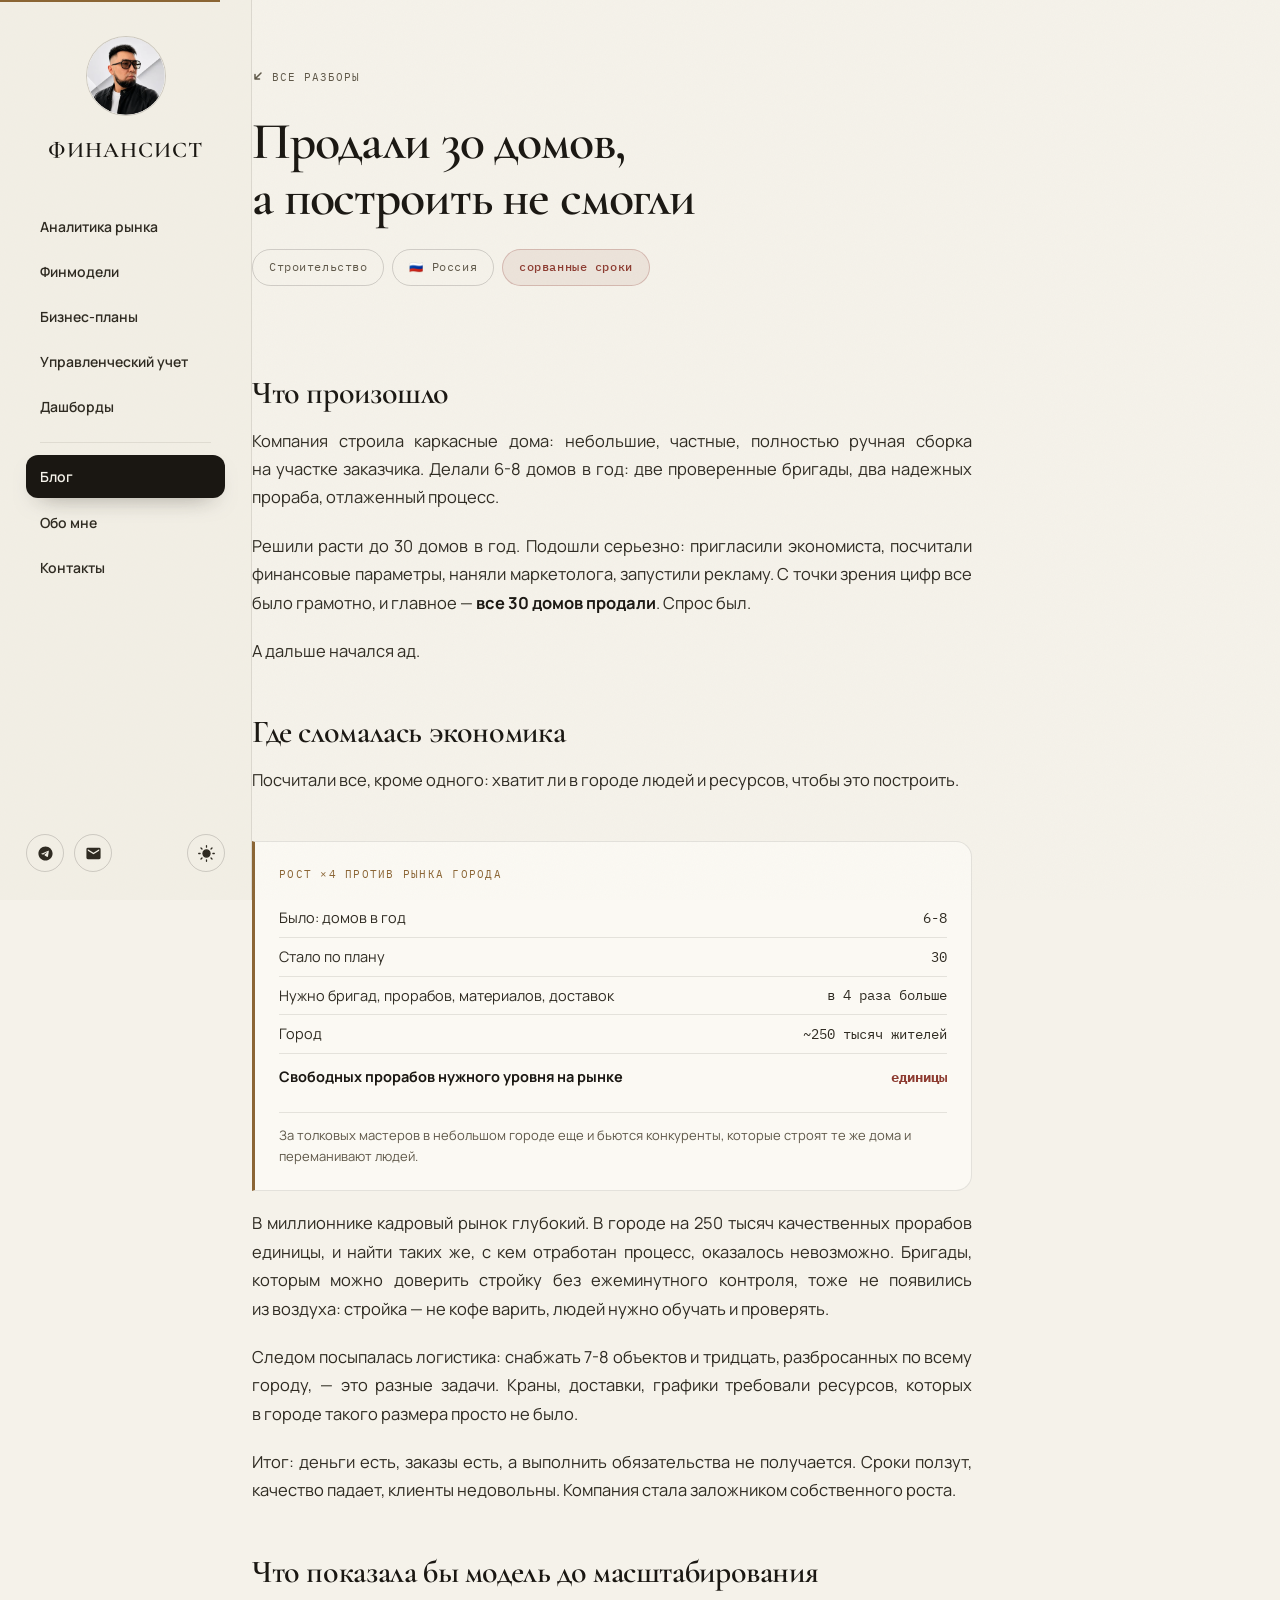
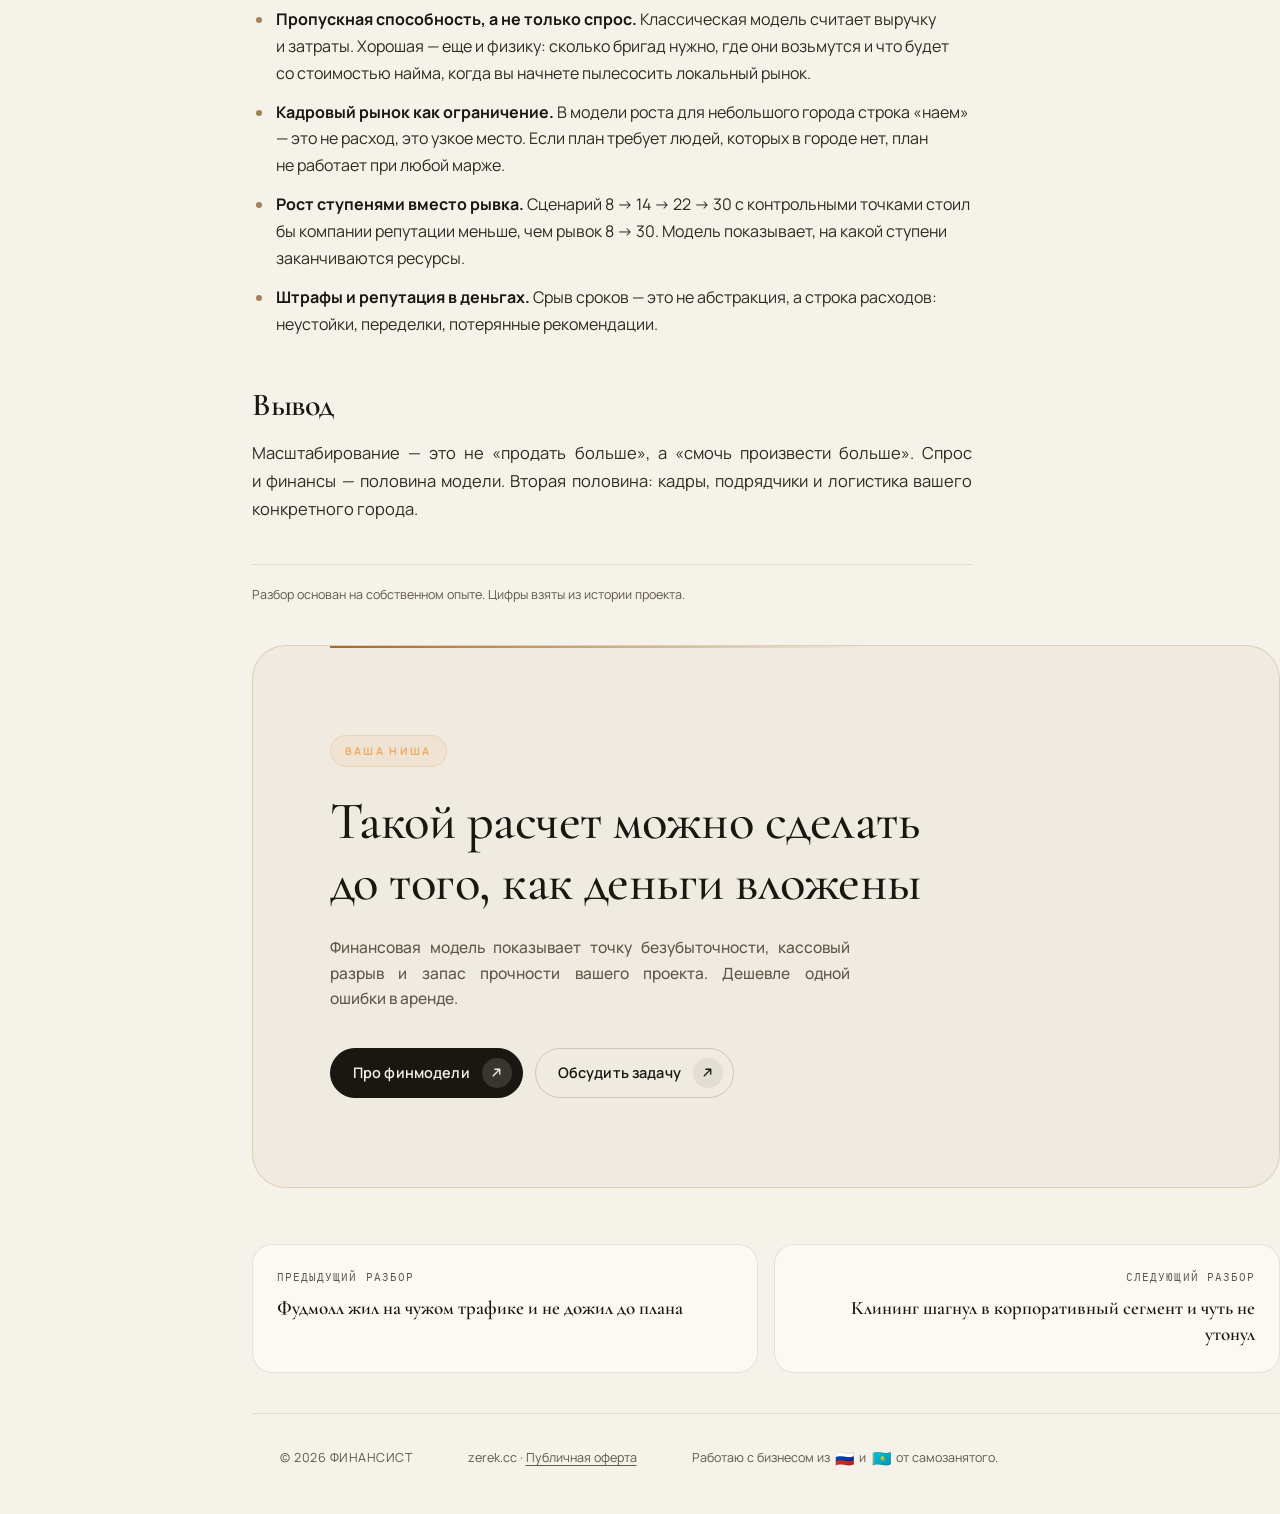
<file: blog/prodali-30-domov-postroit-ne-smogli/index.html>
<!DOCTYPE html>
<html lang="ru">
<head>
<meta charset="utf-8">
<meta name="viewport" content="width=device-width, initial-scale=1">
<title>Продали 30 домов, а построить не смогли · Разбор</title>
<meta name="description" content="Компания посчитала спрос, финансы и маркетинг, продала все запланированные дома и стала заложником собственного роста. Не посчитали одно.">
<link rel="canonical" href="https://zerek.cc/blog/prodali-30-domov-postroit-ne-smogli/">
<meta property="og:title" content="Продали 30 домов, а построить не смогли · Разбор">
<meta property="og:description" content="Компания посчитала спрос, финансы и маркетинг, продала все запланированные дома и стала заложником собственного роста. Не посчитали одно.">
<meta property="og:type" content="article">
<meta property="og:site_name" content="Финансист">
<meta property="og:locale" content="ru_RU">
<meta property="og:url" content="https://zerek.cc/blog/prodali-30-domov-postroit-ne-smogli/">
<meta property="og:image" content="https://zerek.cc/og.png">
<meta property="og:image:width" content="1200">
<meta property="og:image:height" content="630">
<meta name="twitter:card" content="summary_large_image">
<script type="application/ld+json">
{
  "@context": "https://schema.org",
  "@type": "Article",
  "headline": Продали 30 домов, а построить не смогли
,
  "description": Компания посчитала спрос, финансы и маркетинг, продала все запланированные дома и
  стала заложником собственного роста. Не посчитали одно.
,
  "inLanguage": "ru",
  "mainEntityOfPage": "https://zerek.cc/blog/prodali-30-domov-postroit-ne-smogli/",
  "image": "https://zerek.cc/og.png",
  "author": {"@type": "Organization", "name": "Финансист", "url": "https://zerek.cc/"},
  "publisher": {"@type": "Organization", "name": "Финансист", "url": "https://zerek.cc/"}
}
</script>
<meta name="theme-color" content="#F5F2EA">
<link rel="icon" href="data:image/svg+xml,<svg xmlns='http://www.w3.org/2000/svg' viewBox='0 0 32 32'><rect width='32' height='32' rx='9' fill='%231A1712'/><text x='16' y='23' font-size='19' font-family='Georgia,serif' font-weight='600' fill='%23F5F2EA' text-anchor='middle'>Ф</text></svg>">
<link rel="preconnect" href="https://fonts.googleapis.com">
<link rel="preconnect" href="https://fonts.gstatic.com" crossorigin>
<link href="https://fonts.googleapis.com/css2?family=Cormorant+Garamond:ital,wght@0,500;0,600;0,700;1,500&family=Manrope:wght@400;500;600;700&family=IBM+Plex+Mono:wght@400;500&display=swap" rel="stylesheet">
<link rel="stylesheet" href="/assets/site.css?v=15">
</head>
<body>

<div class="grain" aria-hidden="true"></div>

<aside class="sidebar">
  <a href="/" aria-label="Главная">
    <span class="sb__mark">
      <img src="/photo-light.webp" class="photo-light-img" alt="Финансист" width="256" height="256" decoding="async">
      <img src="/photo-dark.webp" class="photo-dark-img" alt="Финансист" width="256" height="256" decoding="async" style="display:none;">
    </span>
  </a>
  <div class="sb__name">ФИНАНСИСТ</div>
  <nav class="menu" data-menu id="sbMenu">
    <span class="menu__bubble" id="menuBubble" aria-hidden="true"></span>
    <a href="/#/research">Аналитика рынка</a>
    <a href="/#/services">Финмодели</a>
    <a href="/#/bizplans">Бизнес-планы</a>
    <a href="/#/accounting">Управленческий учет</a>
    <a href="/#/dashboards">Дашборды</a>
    <div style="margin: 12px 14px 10px; border-top: 1px solid var(--line); opacity: 0.85;"></div>
    <a href="/blog/" class="is-active">Блог</a>
    <a href="/#/about">Обо мне</a>
    <a href="/#/contacts">Контакты</a>
  </nav>
  <div class="sb__foot">
    <a href="https://t.me/godoffin" aria-label="Telegram"><svg viewBox="0 0 24 24"><path d="M12 2C6.48 2 2 6.48 2 12s4.48 10 10 10 10-4.48 10-10S17.52 2 12 2zm4.64 6.8c-.15 1.58-.8 5.42-1.13 7.19-.14.75-.42 1-.68 1.03-.58.05-1.02-.38-1.58-.75-.88-.58-1.38-.94-2.23-1.5-.99-.65-.35-1.01.22-1.59.15-.15 2.71-2.48 2.76-2.69a.2.2 0 0 0-.05-.18c-.06-.05-.14-.03-.21-.02-.09.02-1.49.95-4.22 2.79-.4.27-.76.41-1.08.4-.35-.01-1.02-.2-1.51-.37-.6-.2-1.08-.31-1.04-.66.02-.18.27-.36.75-.55 2.95-1.28 4.91-2.13 5.88-2.54 2.8-1.18 3.38-1.39 3.76-1.4.08 0 .27.02.39.12a.4.4 0 0 1 .12.27c0 .04-.01.12-.02.16z"/></svg></a>
    <a href="mailto:small.economy.kaz@gmail.com" aria-label="Почта"><svg viewBox="0 0 24 24"><path d="M20 4H4a2 2 0 0 0-2 2v12a2 2 0 0 0 2 2h16a2 2 0 0 0 2-2V6a2 2 0 0 0-2-2zm0 4.2-8 5-8-5V6l8 5 8-5v2.2z"/></svg></a>
    <button id="themeToggle" class="theme-toggle-btn" aria-label="Сменить тему">
       <svg viewBox="0 0 24 24" class="theme-toggle-icon-sun" fill="none" stroke="currentColor" stroke-width="1.8" stroke-linecap="round" stroke-linejoin="round"><circle cx="12" cy="12" r="5"/><line x1="12" y1="1" x2="12" y2="3"/><line x1="12" y1="21" x2="12" y2="23"/><line x1="4.22" y1="4.22" x2="5.64" y2="5.64"/><line x1="18.36" y1="18.36" x2="19.78" y2="19.78"/><line x1="1" y1="12" x2="3" y2="12"/><line x1="21" y1="12" x2="23" y2="12"/><line x1="4.22" y1="19.78" x2="5.64" y2="18.36"/><line x1="18.36" y1="5.64" x2="19.78" y2="4.22"/></svg>
       <svg viewBox="0 0 24 24" class="theme-toggle-icon-moon" fill="none" stroke="currentColor" stroke-width="1.8" stroke-linecap="round" stroke-linejoin="round" style="display:none;"><path d="M21 12.79A9 9 0 1 1 11.21 3 7 7 0 0 0 21 12.79z"/></svg>
    </button>
  </div>
</aside>

<header class="mhead">
  <a class="mhead__brand" href="/">
    <span class="mhead__mark">
      <img src="/photo-light.webp" class="photo-light-img" alt="Финансист" width="256" height="256" decoding="async">
      <img src="/photo-dark.webp" class="photo-dark-img" alt="Финансист" width="256" height="256" decoding="async" style="display:none;">
    </span>
    <span>ФИНАНСИСТ</span>
  </a>
  <div style="display:flex;align-items:center;gap:12px;">
    <button id="themeToggleMob" class="theme-toggle-btn-mob" aria-label="Сменить тему">
       <svg viewBox="0 0 24 24" class="theme-toggle-icon-sun" fill="none" stroke="currentColor" stroke-width="1.8" stroke-linecap="round" stroke-linejoin="round"><circle cx="12" cy="12" r="5"/><line x1="12" y1="1" x2="12" y2="3"/><line x1="12" y1="21" x2="12" y2="23"/><line x1="4.22" y1="4.22" x2="5.64" y2="5.64"/><line x1="18.36" y1="18.36" x2="19.78" y2="19.78"/><line x1="1" y1="12" x2="3" y2="12"/><line x1="21" y1="12" x2="23" y2="12"/><line x1="4.22" y1="19.78" x2="5.64" y2="18.36"/><line x1="18.36" y1="5.64" x2="19.78" y2="4.22"/></svg>
       <svg viewBox="0 0 24 24" class="theme-toggle-icon-moon" fill="none" stroke="currentColor" stroke-width="1.8" stroke-linecap="round" stroke-linejoin="round" style="display:none;"><path d="M21 12.79A9 9 0 1 1 11.21 3 7 7 0 0 0 21 12.79z"/></svg>
    </button>
    <button class="burger" id="burger" aria-label="Меню"><span></span><span></span></button>
  </div>
</header>

<div class="veil" id="veil">
  <nav data-menu>
    <a href="/#/research">Аналитика рынка</a>
    <a href="/#/services">Финмодели</a>
    <a href="/#/bizplans">Бизнес-планы</a>
    <a href="/#/accounting">Управленческий учет</a>
    <a href="/#/dashboards">Дашборды</a>
    <div style="margin: 16px auto; border-top: 1px solid rgba(240,235,223,.15); width: 60px;"></div>
    <a href="/blog/" class="is-active">Блог</a>
    <a href="/#/about">Обо мне</a>
    <a href="/#/contacts">Контакты</a>
  </nav>
</div>

<div class="content">
<main>
<div class="progress" aria-hidden="true"><div class="progress__bar"></div></div>

<article class="page is-current">
  <div class="wrap sec sec--first hero-tight">
    <div class="article">
      <a class="article__crumb" href="/blog/"><svg viewBox="0 0 16 16"><path d="M12 4 4 12M10 12H4V6"/></svg> Все разборы</a>
      <h1>Продали 30 домов, а построить не смогли</h1>
      <div class="article__facts"><span class="article__fact">Строительство</span><span class="article__fact">🇷🇺 Россия</span><span class="article__fact article__fact--loss">сорванные сроки</span></div>
    </div>
  </div>

  <div class="wrap sec">
    <div class="article">
      <div class="article__body">
<h2>Что произошло</h2>
<p>Компания строила каркасные дома: небольшие, частные, полностью ручная сборка на участке заказчика. Делали 6-8 домов в год: две проверенные бригады, два надежных прораба, отлаженный процесс.</p>
<p>Решили расти до 30 домов в год. Подошли серьезно: пригласили экономиста, посчитали финансовые параметры, наняли маркетолога, запустили рекламу. С точки зрения цифр все было грамотно, и главное — <strong>все 30 домов продали</strong>. Спрос был.</p>
<p>А дальше начался ад.</p>
<h2>Где сломалась экономика</h2>
<p>Посчитали все, кроме одного: хватит ли в городе людей и ресурсов, чтобы это построить.</p>
<div class="calc rv"><div class="calc__cap">Рост ×4 против рынка города</div><table>
<thead>
<tr>
<th></th>
<th></th>
</tr>
</thead>
<tbody>
<tr>
<td>Было: домов в год</td>
<td>6-8</td>
</tr>
<tr>
<td>Стало по плану</td>
<td>30</td>
</tr>
<tr>
<td>Нужно бригад, прорабов, материалов, доставок</td>
<td>в 4 раза больше</td>
</tr>
<tr>
<td>Город</td>
<td>~250 тысяч жителей</td>
</tr>
<tr>
<td>Свободных прорабов нужного уровня на рынке</td>
<td>единицы</td>
</tr>
</tbody>
</table><div class="calc__note">За толковых мастеров в небольшом городе еще и бьются конкуренты, которые строят те же дома и переманивают людей.</div></div>
<p>В миллионнике кадровый рынок глубокий. В городе на 250 тысяч качественных прорабов единицы, и найти таких же, с кем отработан процесс, оказалось невозможно. Бригады, которым можно доверить стройку без ежеминутного контроля, тоже не появились из воздуха: стройка — не кофе варить, людей нужно обучать и проверять.</p>
<p>Следом посыпалась логистика: снабжать 7-8 объектов и тридцать, разбросанных по всему городу, — это разные задачи. Краны, доставки, графики требовали ресурсов, которых в городе такого размера просто не было.</p>
<p>Итог: деньги есть, заказы есть, а выполнить обязательства не получается. Сроки ползут, качество падает, клиенты недовольны. Компания стала заложником собственного роста.</p>
<h2>Что показала бы модель до масштабирования</h2>
<ul>
<li><strong>Пропускная способность, а не только спрос.</strong> Классическая модель считает выручку и затраты. Хорошая — еще и физику: сколько бригад нужно, где они возьмутся и что будет со стоимостью найма, когда вы начнете пылесосить локальный рынок.</li>
<li><strong>Кадровый рынок как ограничение.</strong> В модели роста для небольшого города строка «наем» — это не расход, это узкое место. Если план требует людей, которых в городе нет, план не работает при любой марже.</li>
<li><strong>Рост ступенями вместо рывка.</strong> Сценарий 8 → 14 → 22 → 30 с контрольными точками стоил бы компании репутации меньше, чем рывок 8 → 30. Модель показывает, на какой ступени заканчиваются ресурсы.</li>
<li><strong>Штрафы и репутация в деньгах.</strong> Срыв сроков — это не абстракция, а строка расходов: неустойки, переделки, потерянные рекомендации.</li>
</ul>
<h2>Вывод</h2>
<p>Масштабирование — это не «продать больше», а «смочь произвести больше». Спрос и финансы — половина модели. Вторая половина: кадры, подрядчики и логистика вашего конкретного города.</p>
      </div>
      <div class="article__src">Разбор основан на собственном опыте. Цифры взяты из истории проекта.</div>
    </div>
  </div>

  <div class="wrap sec">
    <div class="dark-band rv">
      <span class="eyebrow">Ваша ниша</span>
      <p class="quote" style="margin-top:24px">Такой расчет можно сделать до того, как деньги вложены</p>
      <p class="sub">Финансовая модель показывает точку безубыточности, кассовый разрыв и запас прочности вашего проекта. Дешевле одной ошибки в аренде.</p>
      <div class="actions">
        <a class="btn" href="/#/services"><span>Про финмодели</span><span class="btn__ic"><svg viewBox="0 0 16 16"><path d="M4 12 12 4M6 4h6v6"/></svg></span></a>
        <a class="btn btn--ghost" href="/#/contacts"><span>Обсудить задачу</span><span class="btn__ic"><svg viewBox="0 0 16 16"><path d="M4 12 12 4M6 4h6v6"/></svg></span></a>
      </div>
    </div>
  </div>

  <div class="wrap sec sec--last">
    <div class="nextprev"><a href="/blog/fudmoll-na-chuzhom-trafike/"><span>Предыдущий разбор</span><strong>Фудмолл жил на чужом трафике и не дожил до плана</strong></a><a href="/blog/klining-b2b-drugoy-biznes/"><span>Следующий разбор</span><strong>Клининг шагнул в корпоративный сегмент и чуть не утонул</strong></a></div>
  </div>
</article>
</main>

<footer class="footer">
  <div class="wrap">
    <div style="text-transform:uppercase; letter-spacing:0.04em;">© 2026 ФИНАНСИСТ</div>
    <div>zerek.cc · <a href="/offer.html" target="_blank" style="text-decoration:underline; text-underline-offset:3px;">Публичная оферта</a></div>
    <div class="disc">Работаю с бизнесом из <span class="flag">🇷🇺</span> и <span class="flag">🇰🇿</span> от самозанятого.</div>
  </div>
</footer>
</div>

<script type="text/javascript">
(function(m,e,t,r,i,k,a){m[i]=m[i]||function(){(m[i].a=m[i].a||[]).push(arguments)};
m[i].l=1*new Date();
for (var j = 0; j < document.scripts.length; j++) {if (document.scripts[j].src === r) { return; }}
k=e.createElement(t),a=e.getElementsByTagName(t)[0],k.async=1,k.src=r,a.parentNode.insertBefore(k,a)})
(window, document, "script", "https://mc.yandex.ru/metrika/tag.js", "ym");
ym(111172932, "init", {clickmap:true, trackLinks:true, accurateTrackBounce:true, webvisor:true, trackHash:true});
</script>
<noscript><div><img src="https://mc.yandex.ru/watch/111172932" style="position:absolute; left:-9999px;" alt=""></div></noscript>
<script src="/assets/typo.js?v=2"></script>
<script src="/assets/blog.js?v=3"></script>
</body>
</html>
</file>
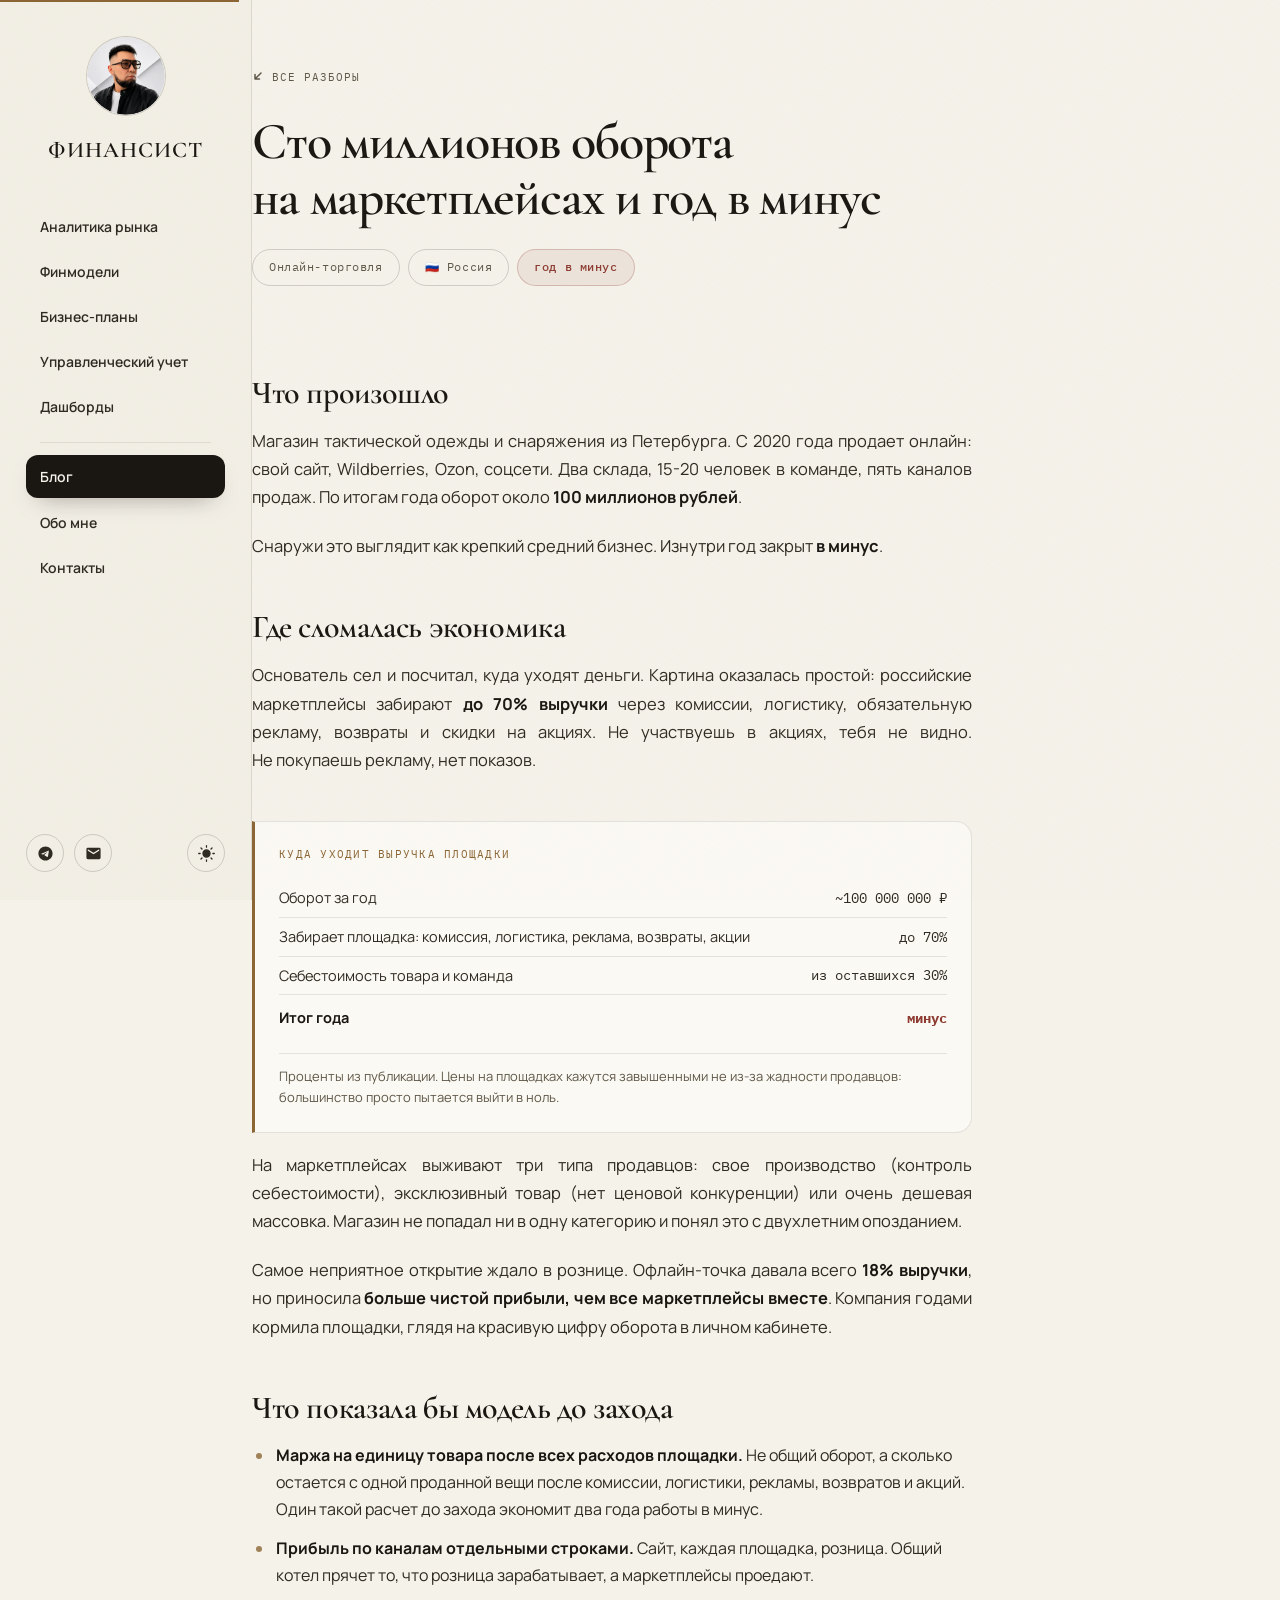
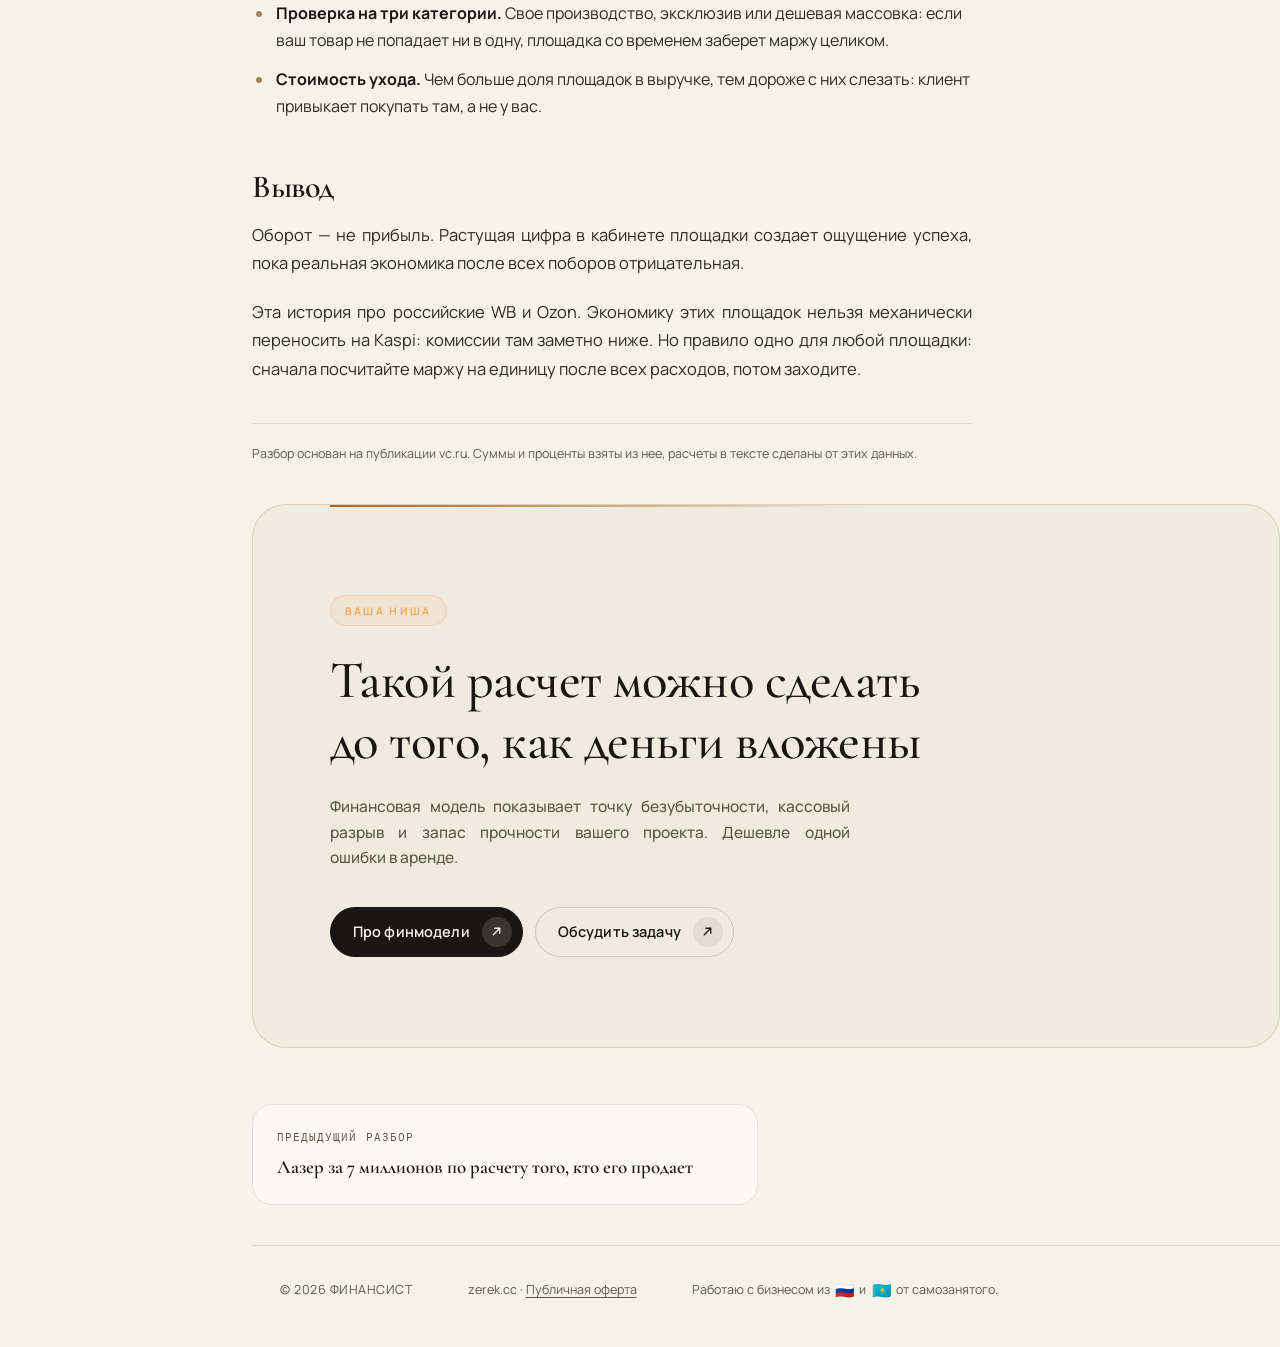
<file: blog/sto-millionov-oborota-god-v-minus/index.html>
<!DOCTYPE html>
<html lang="ru">
<head>
<meta charset="utf-8">
<meta name="viewport" content="width=device-width, initial-scale=1">
<title>Сто миллионов оборота на маркетплейсах и год в минус · Разбор</title>
<meta name="description" content="Магазин снаряжения с двумя складами и командой в двадцать человек смотрел на оборот и не видел, что площадки съедают почти всю выручку.">
<link rel="canonical" href="https://zerek.cc/blog/sto-millionov-oborota-god-v-minus/">
<meta property="og:title" content="Сто миллионов оборота на маркетплейсах и год в минус · Разбор">
<meta property="og:description" content="Магазин снаряжения с двумя складами и командой в двадцать человек смотрел на оборот и не видел, что площадки съедают почти всю выручку.">
<meta property="og:type" content="article">
<meta property="og:site_name" content="Финансист">
<meta property="og:locale" content="ru_RU">
<meta property="og:url" content="https://zerek.cc/blog/sto-millionov-oborota-god-v-minus/">
<meta property="og:image" content="https://zerek.cc/og.png">
<meta property="og:image:width" content="1200">
<meta property="og:image:height" content="630">
<meta name="twitter:card" content="summary_large_image">
<script type="application/ld+json">
{
  "@context": "https://schema.org",
  "@type": "Article",
  "headline": Сто миллионов оборота на маркетплейсах и год в минус
,
  "description": Магазин снаряжения с двумя складами и командой в двадцать человек смотрел на оборот
  и не видел, что площадки съедают почти всю выручку.
,
  "inLanguage": "ru",
  "mainEntityOfPage": "https://zerek.cc/blog/sto-millionov-oborota-god-v-minus/",
  "image": "https://zerek.cc/og.png",
  "author": {"@type": "Organization", "name": "Финансист", "url": "https://zerek.cc/"},
  "publisher": {"@type": "Organization", "name": "Финансист", "url": "https://zerek.cc/"}
}
</script>
<meta name="theme-color" content="#F5F2EA">
<link rel="icon" href="data:image/svg+xml,<svg xmlns='http://www.w3.org/2000/svg' viewBox='0 0 32 32'><rect width='32' height='32' rx='9' fill='%231A1712'/><text x='16' y='23' font-size='19' font-family='Georgia,serif' font-weight='600' fill='%23F5F2EA' text-anchor='middle'>Ф</text></svg>">
<link rel="preconnect" href="https://fonts.googleapis.com">
<link rel="preconnect" href="https://fonts.gstatic.com" crossorigin>
<link href="https://fonts.googleapis.com/css2?family=Cormorant+Garamond:ital,wght@0,500;0,600;0,700;1,500&family=Manrope:wght@400;500;600;700&family=IBM+Plex+Mono:wght@400;500&display=swap" rel="stylesheet">
<link rel="stylesheet" href="/assets/site.css?v=15">
</head>
<body>

<div class="grain" aria-hidden="true"></div>

<aside class="sidebar">
  <a href="/" aria-label="Главная">
    <span class="sb__mark">
      <img src="/photo-light.webp" class="photo-light-img" alt="Финансист" width="256" height="256" decoding="async">
      <img src="/photo-dark.webp" class="photo-dark-img" alt="Финансист" width="256" height="256" decoding="async" style="display:none;">
    </span>
  </a>
  <div class="sb__name">ФИНАНСИСТ</div>
  <nav class="menu" data-menu id="sbMenu">
    <span class="menu__bubble" id="menuBubble" aria-hidden="true"></span>
    <a href="/#/research">Аналитика рынка</a>
    <a href="/#/services">Финмодели</a>
    <a href="/#/bizplans">Бизнес-планы</a>
    <a href="/#/accounting">Управленческий учет</a>
    <a href="/#/dashboards">Дашборды</a>
    <div style="margin: 12px 14px 10px; border-top: 1px solid var(--line); opacity: 0.85;"></div>
    <a href="/blog/" class="is-active">Блог</a>
    <a href="/#/about">Обо мне</a>
    <a href="/#/contacts">Контакты</a>
  </nav>
  <div class="sb__foot">
    <a href="https://t.me/godoffin" aria-label="Telegram"><svg viewBox="0 0 24 24"><path d="M12 2C6.48 2 2 6.48 2 12s4.48 10 10 10 10-4.48 10-10S17.52 2 12 2zm4.64 6.8c-.15 1.58-.8 5.42-1.13 7.19-.14.75-.42 1-.68 1.03-.58.05-1.02-.38-1.58-.75-.88-.58-1.38-.94-2.23-1.5-.99-.65-.35-1.01.22-1.59.15-.15 2.71-2.48 2.76-2.69a.2.2 0 0 0-.05-.18c-.06-.05-.14-.03-.21-.02-.09.02-1.49.95-4.22 2.79-.4.27-.76.41-1.08.4-.35-.01-1.02-.2-1.51-.37-.6-.2-1.08-.31-1.04-.66.02-.18.27-.36.75-.55 2.95-1.28 4.91-2.13 5.88-2.54 2.8-1.18 3.38-1.39 3.76-1.4.08 0 .27.02.39.12a.4.4 0 0 1 .12.27c0 .04-.01.12-.02.16z"/></svg></a>
    <a href="mailto:small.economy.kaz@gmail.com" aria-label="Почта"><svg viewBox="0 0 24 24"><path d="M20 4H4a2 2 0 0 0-2 2v12a2 2 0 0 0 2 2h16a2 2 0 0 0 2-2V6a2 2 0 0 0-2-2zm0 4.2-8 5-8-5V6l8 5 8-5v2.2z"/></svg></a>
    <button id="themeToggle" class="theme-toggle-btn" aria-label="Сменить тему">
       <svg viewBox="0 0 24 24" class="theme-toggle-icon-sun" fill="none" stroke="currentColor" stroke-width="1.8" stroke-linecap="round" stroke-linejoin="round"><circle cx="12" cy="12" r="5"/><line x1="12" y1="1" x2="12" y2="3"/><line x1="12" y1="21" x2="12" y2="23"/><line x1="4.22" y1="4.22" x2="5.64" y2="5.64"/><line x1="18.36" y1="18.36" x2="19.78" y2="19.78"/><line x1="1" y1="12" x2="3" y2="12"/><line x1="21" y1="12" x2="23" y2="12"/><line x1="4.22" y1="19.78" x2="5.64" y2="18.36"/><line x1="18.36" y1="5.64" x2="19.78" y2="4.22"/></svg>
       <svg viewBox="0 0 24 24" class="theme-toggle-icon-moon" fill="none" stroke="currentColor" stroke-width="1.8" stroke-linecap="round" stroke-linejoin="round" style="display:none;"><path d="M21 12.79A9 9 0 1 1 11.21 3 7 7 0 0 0 21 12.79z"/></svg>
    </button>
  </div>
</aside>

<header class="mhead">
  <a class="mhead__brand" href="/">
    <span class="mhead__mark">
      <img src="/photo-light.webp" class="photo-light-img" alt="Финансист" width="256" height="256" decoding="async">
      <img src="/photo-dark.webp" class="photo-dark-img" alt="Финансист" width="256" height="256" decoding="async" style="display:none;">
    </span>
    <span>ФИНАНСИСТ</span>
  </a>
  <div style="display:flex;align-items:center;gap:12px;">
    <button id="themeToggleMob" class="theme-toggle-btn-mob" aria-label="Сменить тему">
       <svg viewBox="0 0 24 24" class="theme-toggle-icon-sun" fill="none" stroke="currentColor" stroke-width="1.8" stroke-linecap="round" stroke-linejoin="round"><circle cx="12" cy="12" r="5"/><line x1="12" y1="1" x2="12" y2="3"/><line x1="12" y1="21" x2="12" y2="23"/><line x1="4.22" y1="4.22" x2="5.64" y2="5.64"/><line x1="18.36" y1="18.36" x2="19.78" y2="19.78"/><line x1="1" y1="12" x2="3" y2="12"/><line x1="21" y1="12" x2="23" y2="12"/><line x1="4.22" y1="19.78" x2="5.64" y2="18.36"/><line x1="18.36" y1="5.64" x2="19.78" y2="4.22"/></svg>
       <svg viewBox="0 0 24 24" class="theme-toggle-icon-moon" fill="none" stroke="currentColor" stroke-width="1.8" stroke-linecap="round" stroke-linejoin="round" style="display:none;"><path d="M21 12.79A9 9 0 1 1 11.21 3 7 7 0 0 0 21 12.79z"/></svg>
    </button>
    <button class="burger" id="burger" aria-label="Меню"><span></span><span></span></button>
  </div>
</header>

<div class="veil" id="veil">
  <nav data-menu>
    <a href="/#/research">Аналитика рынка</a>
    <a href="/#/services">Финмодели</a>
    <a href="/#/bizplans">Бизнес-планы</a>
    <a href="/#/accounting">Управленческий учет</a>
    <a href="/#/dashboards">Дашборды</a>
    <div style="margin: 16px auto; border-top: 1px solid rgba(240,235,223,.15); width: 60px;"></div>
    <a href="/blog/" class="is-active">Блог</a>
    <a href="/#/about">Обо мне</a>
    <a href="/#/contacts">Контакты</a>
  </nav>
</div>

<div class="content">
<main>
<div class="progress" aria-hidden="true"><div class="progress__bar"></div></div>

<article class="page is-current">
  <div class="wrap sec sec--first hero-tight">
    <div class="article">
      <a class="article__crumb" href="/blog/"><svg viewBox="0 0 16 16"><path d="M12 4 4 12M10 12H4V6"/></svg> Все разборы</a>
      <h1>Сто миллионов оборота на маркетплейсах и год в минус</h1>
      <div class="article__facts"><span class="article__fact">Онлайн-торговля</span><span class="article__fact">🇷🇺 Россия</span><span class="article__fact article__fact--loss">год в минус</span></div>
    </div>
  </div>

  <div class="wrap sec">
    <div class="article">
      <div class="article__body">
<h2>Что произошло</h2>
<p>Магазин тактической одежды и снаряжения из Петербурга. С 2020 года продает онлайн: свой сайт, Wildberries, Ozon, соцсети. Два склада, 15-20 человек в команде, пять каналов продаж. По итогам года оборот около <strong>100 миллионов рублей</strong>.</p>
<p>Снаружи это выглядит как крепкий средний бизнес. Изнутри год закрыт <strong>в минус</strong>.</p>
<h2>Где сломалась экономика</h2>
<p>Основатель сел и посчитал, куда уходят деньги. Картина оказалась простой: российские маркетплейсы забирают <strong>до 70% выручки</strong> через комиссии, логистику, обязательную рекламу, возвраты и скидки на акциях. Не участвуешь в акциях, тебя не видно. Не покупаешь рекламу, нет показов.</p>
<div class="calc rv"><div class="calc__cap">Куда уходит выручка площадки</div><table>
<thead>
<tr>
<th></th>
<th></th>
</tr>
</thead>
<tbody>
<tr>
<td>Оборот за год</td>
<td>~100 000 000 ₽</td>
</tr>
<tr>
<td>Забирает площадка: комиссия, логистика, реклама, возвраты, акции</td>
<td>до 70%</td>
</tr>
<tr>
<td>Себестоимость товара и команда</td>
<td>из оставшихся 30%</td>
</tr>
<tr>
<td>Итог года</td>
<td>минус</td>
</tr>
</tbody>
</table><div class="calc__note">Проценты из публикации. Цены на площадках кажутся завышенными не из-за жадности продавцов: большинство просто пытается выйти в ноль.</div></div>
<p>На маркетплейсах выживают три типа продавцов: свое производство (контроль себестоимости), эксклюзивный товар (нет ценовой конкуренции) или очень дешевая массовка. Магазин не попадал ни в одну категорию и понял это с двухлетним опозданием.</p>
<p>Самое неприятное открытие ждало в рознице. Офлайн-точка давала всего <strong>18% выручки</strong>, но приносила <strong>больше чистой прибыли, чем все маркетплейсы вместе</strong>. Компания годами кормила площадки, глядя на красивую цифру оборота в личном кабинете.</p>
<h2>Что показала бы модель до захода</h2>
<ul>
<li><strong>Маржа на единицу товара после всех расходов площадки.</strong> Не общий оборот, а сколько остается с одной проданной вещи после комиссии, логистики, рекламы, возвратов и акций. Один такой расчет до захода экономит два года работы в минус.</li>
<li><strong>Прибыль по каналам отдельными строками.</strong> Сайт, каждая площадка, розница. Общий котел прячет то, что розница зарабатывает, а маркетплейсы проедают.</li>
<li><strong>Проверка на три категории.</strong> Свое производство, эксклюзив или дешевая массовка: если ваш товар не попадает ни в одну, площадка со временем заберет маржу целиком.</li>
<li><strong>Стоимость ухода.</strong> Чем больше доля площадок в выручке, тем дороже с них слезать: клиент привыкает покупать там, а не у вас.</li>
</ul>
<h2>Вывод</h2>
<p>Оборот — не прибыль. Растущая цифра в кабинете площадки создает ощущение успеха, пока реальная экономика после всех поборов отрицательная.</p>
<p>Эта история про российские WB и Ozon. Экономику этих площадок нельзя механически переносить на Kaspi: комиссии там заметно ниже. Но правило одно для любой площадки: сначала посчитайте маржу на единицу после всех расходов, потом заходите.</p>
      </div>
      <div class="article__src">Разбор основан на публикации vc.ru. Суммы и проценты взяты из нее, расчеты в тексте сделаны от этих данных.</div>
    </div>
  </div>

  <div class="wrap sec">
    <div class="dark-band rv">
      <span class="eyebrow">Ваша ниша</span>
      <p class="quote" style="margin-top:24px">Такой расчет можно сделать до того, как деньги вложены</p>
      <p class="sub">Финансовая модель показывает точку безубыточности, кассовый разрыв и запас прочности вашего проекта. Дешевле одной ошибки в аренде.</p>
      <div class="actions">
        <a class="btn" href="/#/services"><span>Про финмодели</span><span class="btn__ic"><svg viewBox="0 0 16 16"><path d="M4 12 12 4M6 4h6v6"/></svg></span></a>
        <a class="btn btn--ghost" href="/#/contacts"><span>Обсудить задачу</span><span class="btn__ic"><svg viewBox="0 0 16 16"><path d="M4 12 12 4M6 4h6v6"/></svg></span></a>
      </div>
    </div>
  </div>

  <div class="wrap sec sec--last">
    <div class="nextprev"><a href="/blog/lazer-v-kredit-po-prezentacii-postavshchika/"><span>Предыдущий разбор</span><strong>Лазер за 7 миллионов по расчету того, кто его продает</strong></a><div></div></div>
  </div>
</article>
</main>

<footer class="footer">
  <div class="wrap">
    <div style="text-transform:uppercase; letter-spacing:0.04em;">© 2026 ФИНАНСИСТ</div>
    <div>zerek.cc · <a href="/offer.html" target="_blank" style="text-decoration:underline; text-underline-offset:3px;">Публичная оферта</a></div>
    <div class="disc">Работаю с бизнесом из <span class="flag">🇷🇺</span> и <span class="flag">🇰🇿</span> от самозанятого.</div>
  </div>
</footer>
</div>

<script type="text/javascript">
(function(m,e,t,r,i,k,a){m[i]=m[i]||function(){(m[i].a=m[i].a||[]).push(arguments)};
m[i].l=1*new Date();
for (var j = 0; j < document.scripts.length; j++) {if (document.scripts[j].src === r) { return; }}
k=e.createElement(t),a=e.getElementsByTagName(t)[0],k.async=1,k.src=r,a.parentNode.insertBefore(k,a)})
(window, document, "script", "https://mc.yandex.ru/metrika/tag.js", "ym");
ym(111172932, "init", {clickmap:true, trackLinks:true, accurateTrackBounce:true, webvisor:true, trackHash:true});
</script>
<noscript><div><img src="https://mc.yandex.ru/watch/111172932" style="position:absolute; left:-9999px;" alt=""></div></noscript>
<script src="/assets/typo.js?v=2"></script>
<script src="/assets/blog.js?v=2"></script>
</body>
</html>
</file>
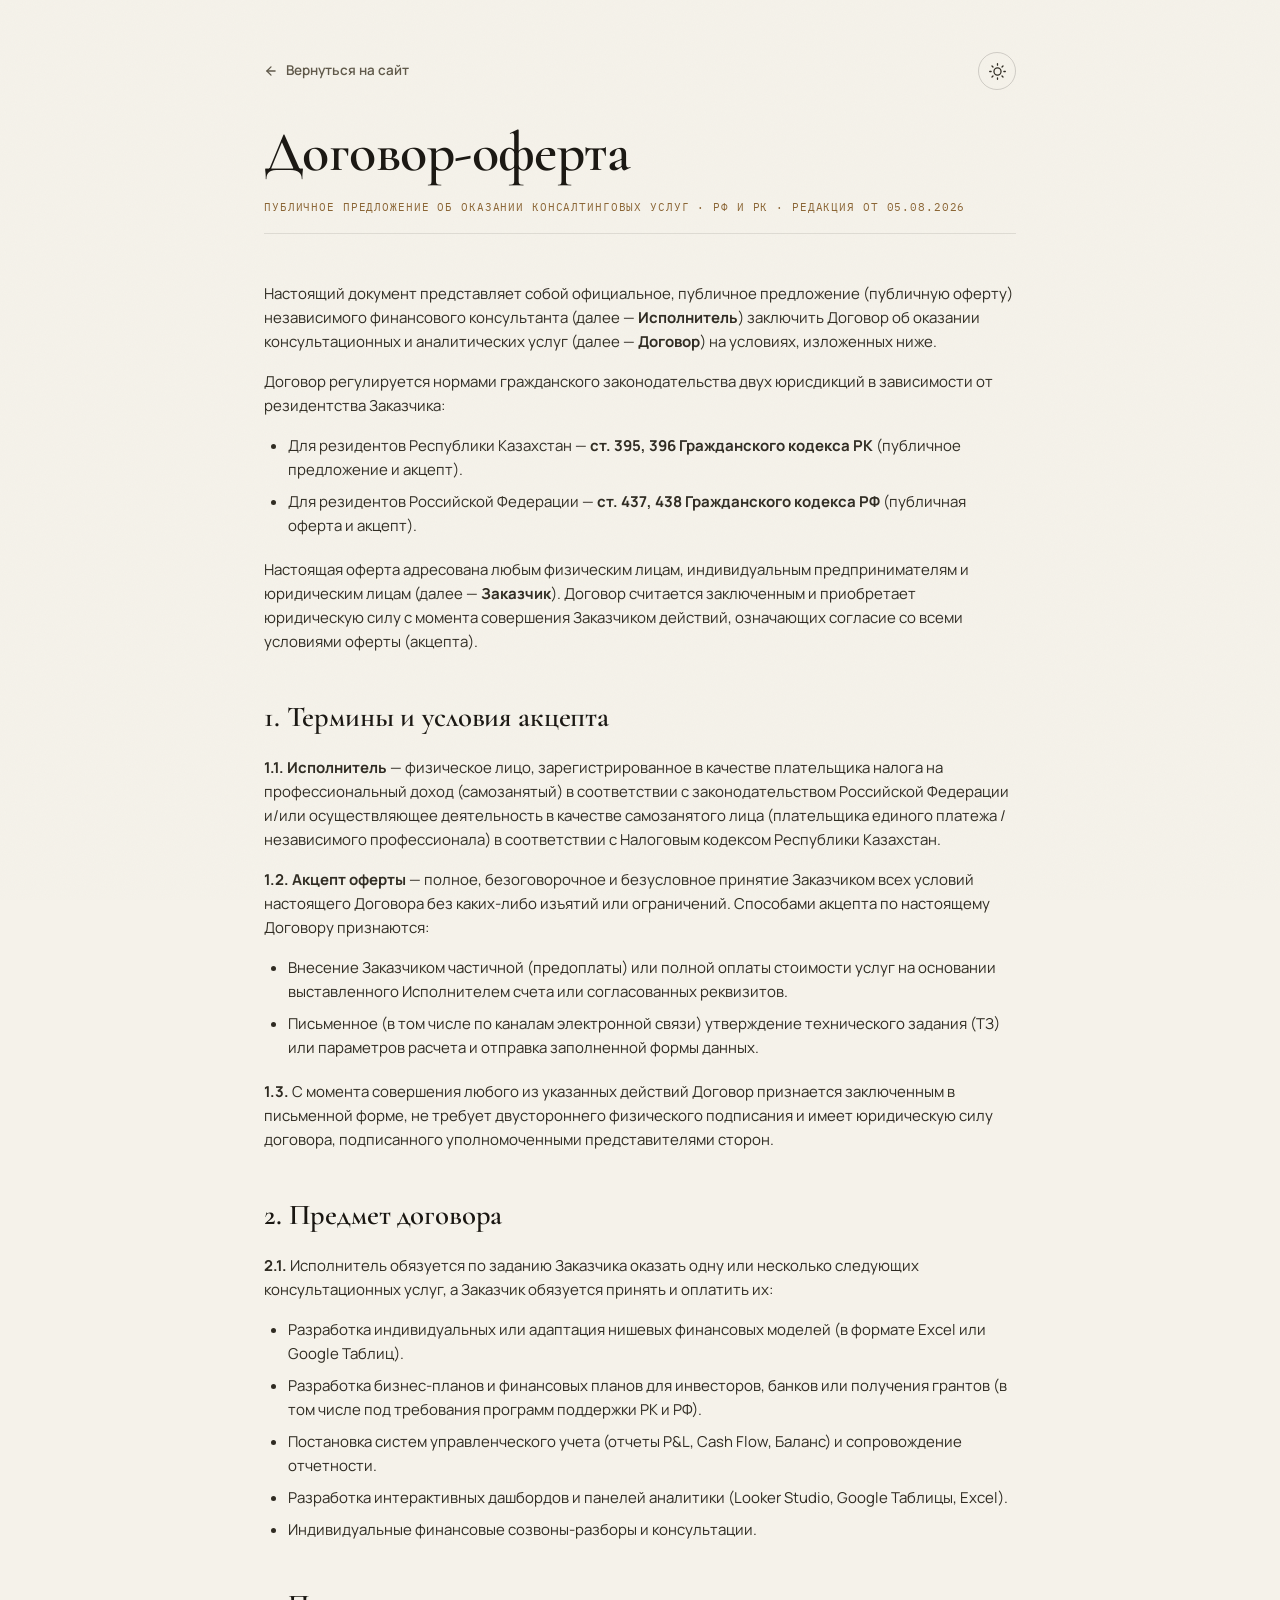
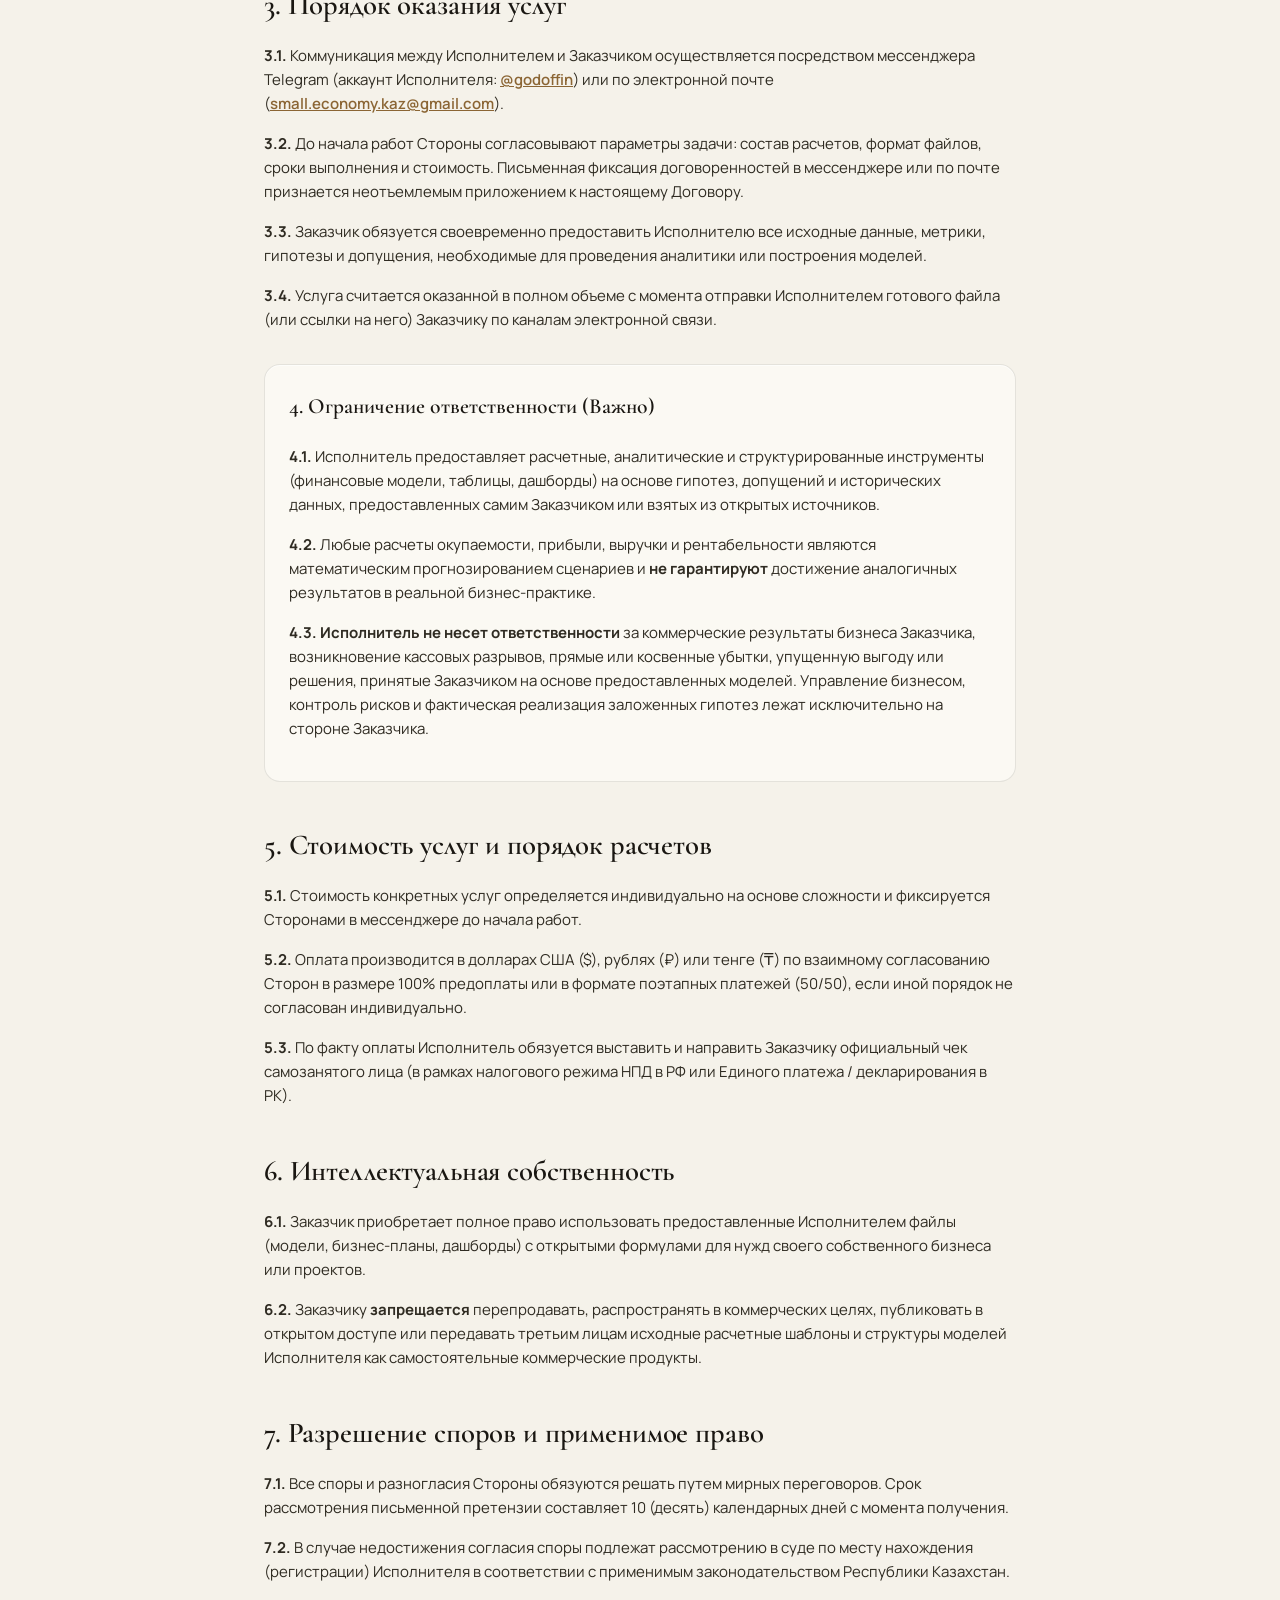
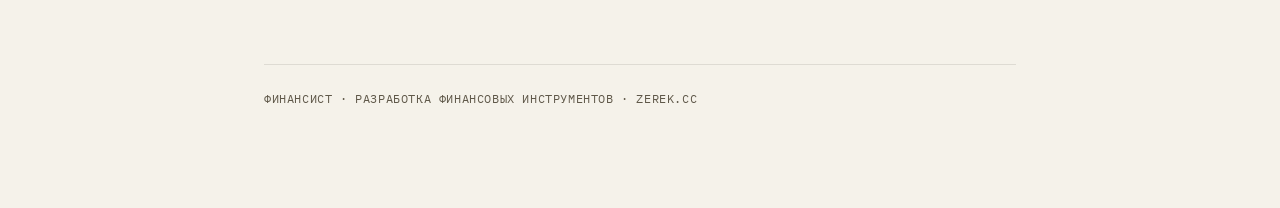
<file: offer.html>
<!DOCTYPE html>
<html lang="ru">
<head>
<meta charset="utf-8">
<meta name="viewport" content="width=device-width, initial-scale=1">
<title>Договор-оферта об оказании консультационных услуг · ФИНАНСИСТ</title>
<link rel="preconnect" href="https://fonts.googleapis.com">
<link rel="preconnect" href="https://fonts.gstatic.com" crossorigin>
<link href="https://fonts.googleapis.com/css2?family=Cormorant+Garamond:ital,wght@0,500;0,600;0,700;1,500&family=Manrope:wght@400;500;600;700&family=IBM+Plex+Mono:wght@400;500&display=swap" rel="stylesheet">
<style>
  :root {
    --paper: #F5F2EA;
    --paper-2: #EFEBE0;
    --card: #FBF9F3;
    --ink: #1A1712;
    --ink-2: #2F2B22;
    --ink-3: #5F5849;
    --line: rgba(26,23,18,.10);
    --line-2: rgba(26,23,18,.17);
    --bronze: #8B6534;
    --ox: #8D3B30;
    --ease: cubic-bezier(.32,.72,0,1);
    --font-body: 'Manrope', ui-sans-serif, system-ui, sans-serif;
    --font-display: 'Cormorant Garamond', Georgia, serif;
    --font-mono: 'IBM Plex Mono', ui-monospace, Menlo, monospace;
  }

  body.dark {
    --paper: #171410;
    --paper-2: #221D15;
    --card: #1D1914;
    --ink: #F0EBDF;
    --ink-2: #D8D1C4;
    --ink-3: #999182;
    --line: rgba(240,235,223,.12);
    --line-2: rgba(240,235,223,.22);
    --bronze: #C59B63;
    --ox: #E55C4F;
  }

  * { box-sizing: border-box; }
  body {
    background: var(--paper);
    color: var(--ink-2);
    font-family: var(--font-body);
    font-size: 15px;
    line-height: 1.6;
    margin: 0;
    padding: 0;
    transition: background-color .5s var(--ease), color .5s var(--ease);
  }

  /* зерно бумаги */
  .grain {
    position: fixed; inset: 0; z-index: 40; pointer-events: none; opacity: .05;
    background-image: url("data:image/svg+xml,%3Csvg xmlns='http://www.w3.org/2000/svg' width='140' height='140'%3E%3Cfilter id='n'%3E%3CfeTurbulence type='fractalNoise' baseFrequency='0.9' numOctaves='2'/%3E%3C/filter%3E%3Crect width='140' height='140' filter='url(%23n)' opacity='0.55'/%3E%3C/svg%3E");
  }

  .container {
    max-width: 800px;
    margin: 0 auto;
    padding: 60px 24px 100px;
    position: relative;
    z-index: 10;
  }

  .back-link {
    display: inline-flex;
    align-items: center;
    gap: 8px;
    color: var(--ink-3);
    text-decoration: none;
    font-weight: 600;
    font-size: 13.5px;
    transition: color .3s var(--ease), transform .3s var(--ease);
    margin-bottom: 40px;
  }
  .back-link:hover {
    color: var(--ink);
    transform: translateX(-4px);
  }

  h1 {
    font-family: var(--font-display);
    font-weight: 600;
    font-size: clamp(2.2rem, 5vw, 3.5rem);
    line-height: 1.1;
    color: var(--ink);
    letter-spacing: -.01em;
    margin: 0 0 16px;
  }

  .meta {
    font-family: var(--font-mono);
    font-size: 11px;
    text-transform: uppercase;
    letter-spacing: .08em;
    color: var(--bronze);
    margin-bottom: 48px;
    border-bottom: 1px solid var(--line);
    padding-bottom: 16px;
  }

  h2 {
    font-family: var(--font-display);
    font-weight: 600;
    font-size: 1.8rem;
    color: var(--ink);
    margin: 40px 0 16px;
    letter-spacing: -.005em;
  }

  p {
    margin: 0 0 16px;
  }

  ol, ul {
    margin: 0 0 20px;
    padding-left: 24px;
  }
  li {
    margin-bottom: 8px;
  }

  .legal-box {
    background: var(--card);
    border: 1px solid var(--line);
    border-radius: 16px;
    padding: 24px;
    margin: 32px 0;
    box-shadow: inset 0 1px 0 rgba(255,255,255,.65);
  }
  body.dark .legal-box {
    box-shadow: inset 0 1px 0 rgba(255,255,255,.05);
  }
  .legal-box h3 {
    margin-top: 0;
    font-family: var(--font-display);
    font-size: 1.35rem;
    color: var(--ink);
    font-weight: 600;
  }

  .footer-copyright {
    margin-top: 80px;
    border-top: 1px solid var(--line);
    padding-top: 24px;
    font-size: 12px;
    color: var(--ink-3);
    font-family: var(--font-mono);
    text-transform: uppercase;
    letter-spacing: 0.05em;
  }

  /* Переключатель тем в правом верхнем углу */
  .theme-toggle {
    position: absolute;
    top: 52px;
    right: 24px;
    background: transparent;
    border: 1px solid var(--line-2);
    border-radius: 999px;
    width: 38px;
    height: 38px;
    display: flex;
    align-items: center;
    justify-content: center;
    color: var(--ink-2);
    cursor: pointer;
    transition: color .4s var(--ease), border-color .4s var(--ease), transform .4s var(--ease);
  }
  .theme-toggle:hover {
    color: var(--ink);
    border-color: var(--ink);
    transform: translateY(-2px);
  }
</style>
</head>
<body>

<div class="grain" aria-hidden="true"></div>

<div class="container">
  <!-- Переключатель тем -->
  <button id="themeToggle" class="theme-toggle" aria-label="Сменить тему">
     <svg viewBox="0 0 24 24" class="theme-toggle-icon-sun" width="17" height="17" fill="none" stroke="currentColor" stroke-width="1.8" stroke-linecap="round" stroke-linejoin="round"><circle cx="12" cy="12" r="5"/><line x1="12" y1="1" x2="12" y2="3"/><line x1="12" y1="21" x2="12" y2="23"/><line x1="4.22" y1="4.22" x2="5.64" y2="5.64"/><line x1="18.36" y1="18.36" x2="19.78" y2="19.78"/><line x1="1" y1="12" x2="3" y2="12"/><line x1="21" y1="12" x2="23" y2="12"/><line x1="4.22" y1="19.78" x2="5.64" y2="18.36"/><line x1="18.36" y1="5.64" x2="19.78" y2="4.22"/></svg>
     <svg viewBox="0 0 24 24" class="theme-toggle-icon-moon" width="17" height="17" fill="none" stroke="currentColor" stroke-width="1.8" stroke-linecap="round" stroke-linejoin="round" style="display:none;"><path d="M21 12.79A9 9 0 1 1 11.21 3 7 7 0 0 0 21 12.79z"/></svg>
  </button>

  <a href="index.html" class="back-link">
    <svg width="14" height="14" viewBox="0 0 24 24" fill="none" stroke="currentColor" stroke-width="2.2" stroke-linecap="round" stroke-linejoin="round"><line x1="19" y1="12" x2="5" y2="12"/><polyline points="12 19 5 12 12 5"/></svg>
    Вернуться на сайт
  </a>

  <h1>Договор-оферта</h1>
  <div class="meta">Публичное предложение об оказании консалтинговых услуг · РФ и РК · Редакция от 05.08.2026</div>

  <p>Настоящий документ представляет собой официальное, публичное предложение (публичную оферту) независимого финансового консультанта (далее — <strong>Исполнитель</strong>) заключить Договор об оказании консультационных и аналитических услуг (далее — <strong>Договор</strong>) на условиях, изложенных ниже.</p>
  
  <p>Договор регулируется нормами гражданского законодательства двух юрисдикций в зависимости от резидентства Заказчика:</p>
  <ul>
    <li>Для резидентов Республики Казахстан — <strong>ст. 395, 396 Гражданского кодекса РК</strong> (публичное предложение и акцепт).</li>
    <li>Для резидентов Российской Федерации — <strong>ст. 437, 438 Гражданского кодекса РФ</strong> (публичная оферта и акцепт).</li>
  </ul>

  <p>Настоящая оферта адресована любым физическим лицам, индивидуальным предпринимателям и юридическим лицам (далее — <strong>Заказчик</strong>). Договор считается заключенным и приобретает юридическую силу с момента совершения Заказчиком действий, означающих согласие со всеми условиями оферты (акцепта).</p>

  <h2>1. Термины и условия акцепта</h2>
  <p><strong>1.1. Исполнитель</strong> — физическое лицо, зарегистрированное в качестве плательщика налога на профессиональный доход (самозанятый) в соответствии с законодательством Российской Федерации и/или осуществляющее деятельность в качестве самозанятого лица (плательщика единого платежа / независимого профессионала) в соответствии с Налоговым кодексом Республики Казахстан.</p>
  <p><strong>1.2. Акцепт оферты</strong> — полное, безоговорочное и безусловное принятие Заказчиком всех условий настоящего Договора без каких-либо изъятий или ограничений. Способами акцепта по настоящему Договору признаются:</p>
  <ul>
    <li>Внесение Заказчиком частичной (предоплаты) или полной оплаты стоимости услуг на основании выставленного Исполнителем счета или согласованных реквизитов.</li>
    <li>Письменное (в том числе по каналам электронной связи) утверждение технического задания (ТЗ) или параметров расчета и отправка заполненной формы данных.</li>
  </ul>
  <p><strong>1.3.</strong> С момента совершения любого из указанных действий Договор признается заключенным в письменной форме, не требует двустороннего физического подписания и имеет юридическую силу договора, подписанного уполномоченными представителями сторон.</p>

  <h2>2. Предмет договора</h2>
  <p><strong>2.1.</strong> Исполнитель обязуется по заданию Заказчика оказать одну или несколько следующих консультационных услуг, а Заказчик обязуется принять и оплатить их:</p>
  <ul>
    <li>Разработка индивидуальных или адаптация нишевых финансовых моделей (в формате Excel или Google Таблиц).</li>
    <li>Разработка бизнес-планов и финансовых планов для инвесторов, банков или получения грантов (в том числе под требования программ поддержки РК и РФ).</li>
    <li>Постановка систем управленческого учета (отчеты P&amp;L, Cash Flow, Баланс) и сопровождение отчетности.</li>
    <li>Разработка интерактивных дашбордов и панелей аналитики (Looker Studio, Google Таблицы, Excel).</li>
    <li>Индивидуальные финансовые созвоны-разборы и консультации.</li>
  </ul>

  <h2>3. Порядок оказания услуг</h2>
  <p><strong>3.1.</strong> Коммуникация между Исполнителем и Заказчиком осуществляется посредством мессенджера Telegram (аккаунт Исполнителя: <a href="https://t.me/godoffin" style="color:var(--bronze); font-weight:600;">@godoffin</a>) или по электронной почте (<a href="mailto:small.economy.kaz@gmail.com" style="color:var(--bronze); font-weight:600;">small.economy.kaz@gmail.com</a>).</p>
  <p><strong>3.2.</strong> До начала работ Стороны согласовывают параметры задачи: состав расчетов, формат файлов, сроки выполнения и стоимость. Письменная фиксация договоренностей в мессенджере или по почте признается неотъемлемым приложением к настоящему Договору.</p>
  <p><strong>3.3.</strong> Заказчик обязуется своевременно предоставить Исполнителю все исходные данные, метрики, гипотезы и допущения, необходимые для проведения аналитики или построения моделей.</p>
  <p><strong>3.4.</strong> Услуга считается оказанной в полном объеме с момента отправки Исполнителем готового файла (или ссылки на него) Заказчику по каналам электронной связи.</p>

  <div class="legal-box">
    <h3>4. Ограничение ответственности (Важно)</h3>
    <p><strong>4.1.</strong> Исполнитель предоставляет расчетные, аналитические и структурированные инструменты (финансовые модели, таблицы, дашборды) на основе гипотез, допущений и исторических данных, предоставленных самим Заказчиком или взятых из открытых источников.</p>
    <p><strong>4.2.</strong> Любые расчеты окупаемости, прибыли, выручки и рентабельности являются математическим прогнозированием сценариев и <strong>не гарантируют</strong> достижение аналогичных результатов в реальной бизнес-практике.</p>
    <p><strong>4.3. Исполнитель не несет ответственности</strong> за коммерческие результаты бизнеса Заказчика, возникновение кассовых разрывов, прямые или косвенные убытки, упущенную выгоду или решения, принятые Заказчиком на основе предоставленных моделей. Управление бизнесом, контроль рисков и фактическая реализация заложенных гипотез лежат исключительно на стороне Заказчика.</p>
  </div>

  <h2>5. Стоимость услуг и порядок расчетов</h2>
  <p><strong>5.1.</strong> Стоимость конкретных услуг определяется индивидуально на основе сложности и фиксируется Сторонами в мессенджере до начала работ.</p>
  <p><strong>5.2.</strong> Оплата производится в долларах США ($), рублях (₽) или тенге (₸) по взаимному согласованию Сторон в размере 100% предоплаты или в формате поэтапных платежей (50/50), если иной порядок не согласован индивидуально.</p>
  <p><strong>5.3.</strong> По факту оплаты Исполнитель обязуется выставить и направить Заказчику официальный чек самозанятого лица (в рамках налогового режима НПД в РФ или Единого платежа / декларирования в РК).</p>

  <h2>6. Интеллектуальная собственность</h2>
  <p><strong>6.1.</strong> Заказчик приобретает полное право использовать предоставленные Исполнителем файлы (модели, бизнес-планы, дашборды) с открытыми формулами для нужд своего собственного бизнеса или проектов.</p>
  <p><strong>6.2.</strong> Заказчику <strong>запрещается</strong> перепродавать, распространять в коммерческих целях, публиковать в открытом доступе или передавать третьим лицам исходные расчетные шаблоны и структуры моделей Исполнителя как самостоятельные коммерческие продукты.</p>

  <h2>7. Разрешение споров и применимое право</h2>
  <p><strong>7.1.</strong> Все споры и разногласия Стороны обязуются решать путем мирных переговоров. Срок рассмотрения письменной претензии составляет 10 (десять) календарных дней с момента получения.</p>
  <p><strong>7.2.</strong> В случае недостижения согласия споры подлежат рассмотрению в суде по месту нахождения (регистрации) Исполнителя в соответствии с применимым законодательством Республики Казахстан.</p>

  <div class="footer-copyright">
    ФИНАНСИСТ · РАЗРАБОТКА ФИНАНСОВЫХ ИНСТРУМЕНТОВ · ZEREK.CC
  </div>
</div>

<script>
  // Скрипт переключения тем на основе localStorage
  var themeToggle = document.getElementById('themeToggle');
  
  function applyTheme(theme) {
    if (theme === 'dark') {
      document.body.classList.add('dark');
      document.querySelector('.theme-toggle-icon-sun').style.display = 'none';
      document.querySelector('.theme-toggle-icon-moon').style.display = '';
    } else {
      document.body.classList.remove('dark');
      document.querySelector('.theme-toggle-icon-sun').style.display = '';
      document.querySelector('.theme-toggle-icon-moon').style.display = 'none';
    }
  }

  var currentTheme = localStorage.getItem('theme') || (window.matchMedia('(prefers-color-scheme: dark)').matches ? 'dark' : 'light');
  applyTheme(currentTheme);

  if (themeToggle) {
    themeToggle.addEventListener('click', function() {
      currentTheme = currentTheme === 'dark' ? 'light' : 'dark';
      localStorage.setItem('theme', currentTheme);
      applyTheme(currentTheme);
    });
  }
</script>
</body>
</html>
</file>
<file: assets/site.css>
/* ============================================================
   Editorial Luxury: теплая бумага, контрастная антиква, бронза.
   Cormorant Garamond · Manrope · IBM Plex Mono
   ============================================================ */
*{box-sizing:border-box;margin:0;padding:0}
:root{
  --paper:#F5F2EA;
  --paper-2:#EFEBE0;
  --card:#FBF9F3;
  --ink:#1A1712;
  --ink-2:#2F2B22;
  --ink-3:#5F5849;
  --line:rgba(26,23,18,.10);
  --line-2:rgba(26,23,18,.17);
  --bronze:#8B6534;
  --accent:#A9691E;        /* яркий оранжевый на светлом */
  --accent-on-dark:#F0A961; /* яркий оранжевый на темном */
  --ox:#8D3B30;
  --ox-tint:rgba(141,59,48,.08);
  --ox-line:rgba(141,59,48,.25);
  --dark:#171410;
  --dark-2:#221D15;
  --dark-ink:#F0EBDF;
  --dark-ink-2:#A79E8C;
  --dark-line:rgba(240,235,223,.13);
  --ease:cubic-bezier(.32,.72,0,1);
  --ease-out:cubic-bezier(.16,1,.3,1);
  --ease-spring:cubic-bezier(.34,1.56,.64,1);
  --dur-fast:150ms;
  --dur-base:250ms;
  --dur-slow:400ms;
  --font-body:'Manrope',ui-sans-serif,system-ui,sans-serif;
  --font-display:'Cormorant Garamond',Georgia,serif;
  --font-mono:'IBM Plex Mono',ui-monospace,Menlo,monospace;
}
body.dark {
  --paper:#171410;
  --paper-2:#221D15;
  --card:#1D1914;
  --ink:#F0EBDF;
  --ink-2:#D8D1C4;
  --ink-3:#999182;
  --line:rgba(240,235,223,.12);
  --line-2:rgba(240,235,223,.22);
  --bronze:#C59B63;
  --accent:#F0A961;
  --ox:#E55C4F;
  --ox-tint:rgba(229,92,79,.08);
  --ox-line:rgba(229,92,79,.25);
}
body.dark .sidebar {
  background:rgba(34,29,21,.55);
}
html{scroll-behavior:smooth}
body{
  background:var(--paper);color:var(--ink);
  font-family:var(--font-body);font-size:16px;line-height:1.65;
  -webkit-font-smoothing:antialiased;text-rendering:optimizeLegibility;
}
::selection{background:rgba(139,101,52,.22)}
a{color:inherit;text-decoration:none}
img,svg{max-width:100%;display:block}

/* зерно бумаги */
.grain{position:fixed;inset:0;z-index:40;pointer-events:none;opacity:.05;
  background-image:url("data:image/svg+xml,%3Csvg xmlns='http://www.w3.org/2000/svg' width='140' height='140'%3E%3Cfilter id='n'%3E%3CfeTurbulence type='fractalNoise' baseFrequency='0.9' numOctaves='2'/%3E%3C/filter%3E%3Crect width='140' height='140' filter='url(%23n)' opacity='0.55'/%3E%3C/svg%3E")}

.wrap{max-width:1120px;margin:0 auto;padding:0 28px}
@media(max-width:767px){.wrap{padding:0 20px}}

/* ============ Сайдбар слева ============ */
.sidebar{
  position:fixed;top:0;left:0;bottom:0;width:252px;z-index:50;
  display:flex;flex-direction:column;
  padding:36px 26px 28px;
  background:rgba(239,235,224,.55);
  border-right:1px solid var(--line);
}
.sidebar > a {
  align-self: center;
}
.sb__mark{
  width:80px;height:80px;border-radius:50%;
  overflow:hidden;
  display:flex;align-items:center;justify-content:center;
  background:var(--paper-2);
  border:1px solid var(--line-2);
  transition:transform .5s var(--ease), border-color .5s var(--ease);
}
.sb__mark img{
  width:100%;height:100%;object-fit:cover;
  transform:scale(1.02);
  transition:transform .5s var(--ease);
}
.sidebar>a:hover .sb__mark{transform:scale(1.05);border-color:var(--bronze)}
.sidebar>a:hover .sb__mark img{transform:scale(1.08)}
.sb__name{
  margin-top:16px;
  font-family:var(--font-display);
  font-weight:600;
  font-size:1.4rem;
  text-transform:uppercase;
  letter-spacing:0.04em;
  text-align:center;
  width:100%;
}
.sb__role{font-family:var(--font-mono);font-size:10px;letter-spacing:.14em;text-transform:uppercase;color:var(--ink-3);margin-top:5px}
.menu{position:relative;display:flex;flex-direction:column;gap:2px;margin-top:36px}
.menu__bubble{
  position:absolute;left:0;right:0;top:0;height:0;z-index:0;opacity:0;
  background:var(--ink);border-radius:12px;
  box-shadow:0 10px 24px -14px rgba(26,23,18,.55);
  transition:top .6s cubic-bezier(.3,1.25,.35,1),height .45s var(--ease),opacity .35s var(--ease);
}
.menu a{
  position:relative;z-index:1;
  padding:10px 14px;border-radius:12px;
  font-size:14px;font-weight:600;color:var(--ink-2);
  transition:color .45s var(--ease),background .45s var(--ease);
}
.menu a:hover{color:var(--ink);background:rgba(26,23,18,.05)}
.menu a.is-active{color:var(--paper);background:transparent}
.sb__foot{margin-top:auto;display:flex;gap:10px;width:100%}
.sb__foot a{
  width:38px;height:38px;border-radius:999px;border:1px solid var(--line-2);
  display:flex;align-items:center;justify-content:center;color:var(--ink-2);
  transition:color .4s var(--ease),border-color .4s var(--ease),transform .4s var(--ease);
}
.sb__foot a:hover{color:var(--ink);border-color:var(--ink);transform:translateY(-2px)}
.sb__foot svg{width:17px;height:17px;fill:currentColor}
.content{margin-left:252px}

/* мобильная шапка */
.mhead{
  display:none;position:fixed;top:0;left:0;right:0;z-index:60;
  align-items:center;justify-content:space-between;
  padding:11px 20px;
  background:rgba(245,242,234,.78);
  -webkit-backdrop-filter:blur(18px);backdrop-filter:blur(18px);
  border-bottom:1px solid var(--line);
}
.mhead__brand{display:flex;align-items:center;gap:10px;font-family:var(--font-display);font-weight:600;font-size:1.15rem}
.mhead__mark{
  width:40px;height:40px;border-radius:50%;
  overflow:hidden;
  background:var(--paper-2);
  border:1px solid var(--line-2);
  display:flex;align-items:center;justify-content:center;
}
.mhead__mark img{
  width:100%;height:100%;object-fit:cover;
  transform:scale(1.02);
}
.burger{
  width:36px;height:36px;border:0;border-radius:999px;background:transparent;
  cursor:pointer;position:relative;flex:0 0 auto;
}
.burger span{
  position:absolute;left:9px;right:9px;height:1.6px;background:var(--ink);border-radius:2px;
  transition:transform .5s var(--ease),opacity .3s;
}
.burger span:nth-child(1){top:14px}
.burger span:nth-child(2){top:21px}
body.menu-open .burger span:nth-child(1){transform:translateY(3.5px) rotate(45deg)}
body.menu-open .burger span:nth-child(2){transform:translateY(-3.5px) rotate(-45deg)}
@media(max-width:860px){
  .sidebar{display:none}
  .content{margin-left:0}
  .mhead{display:flex}
}

/* мобильное меню: полноэкранная вуаль */
.veil{
  position:fixed;inset:0;z-index:55;
  background:rgba(23,20,16,.88);
  -webkit-backdrop-filter:blur(28px);backdrop-filter:blur(28px);
  opacity:0;visibility:hidden;
  transition:opacity .6s var(--ease),visibility 0s .6s;
  display:flex;align-items:center;justify-content:center;
}
body.menu-open .veil{opacity:1;visibility:visible;transition:opacity .6s var(--ease)}
.veil nav{display:flex;flex-direction:column;gap:6px;text-align:center}
.veil a{
  font-family:var(--font-display);font-size:clamp(2rem,8vw,3rem);font-weight:600;
  color:var(--dark-ink);line-height:1.25;
  opacity:0;transform:translateY(26px);
  transition:opacity .7s var(--ease),transform .7s var(--ease),color .4s;
}
.veil a:hover,.veil a.is-active{color:var(--bronze)}
body.menu-open .veil a{opacity:1;transform:none}
body.menu-open .veil a:nth-child(1){transition-delay:.08s}
body.menu-open .veil a:nth-child(2){transition-delay:.13s}
body.menu-open .veil a:nth-child(3){transition-delay:.18s}
body.menu-open .veil a:nth-child(4){transition-delay:.23s}
body.menu-open .veil a:nth-child(5){transition-delay:.28s}
body.menu-open .veil a:nth-child(6){transition-delay:.33s}
body.menu-open{overflow:hidden}

/* ============ Типографика ============ */
.eyebrow{
  display:inline-flex;align-items:center;gap:8px;
  font-size:10.5px;font-weight:700;letter-spacing:.22em;text-transform:uppercase;
  color:var(--accent);
  /* капс сидит оптически низко: снизу на 1px меньше */
  padding:7px 14px 5px;border-radius:999px;
  border:1px solid rgba(169,105,30,.28);
  background:rgba(169,105,30,.07);
}
body.dark .eyebrow{
  color:var(--accent-on-dark);
  border-color:rgba(240,169,97,.30);
  background:rgba(240,169,97,.09);
}
/* на темной полосе бейдж всегда светлый, в любой теме */
.dark-band .eyebrow{
  color:var(--accent-on-dark);
  border-color:rgba(240,169,97,.30);
  background:rgba(240,169,97,.09);
}
h1{
  font-family:var(--font-display);font-weight:600;
  font-size:clamp(1.8rem,3.8vw,2.5rem);line-height:1.15;letter-spacing:-.01em;
  max-width:20ch;
}
.t-section{
  font-family:var(--font-display);font-weight:600;
  font-size:clamp(1.4rem,2.8vw,1.9rem);line-height:1.2;letter-spacing:-.005em;
}
.lead{font-size:14.5px;color:var(--ink-2);max-width:56ch;font-weight:500;line-height:1.55}
.tiny{font-size:12.5px;color:var(--ink-3);line-height:1.6}
.tiny.is-live{color:var(--bronze);font-weight:600}

/* ============ Секции и ритм ============ */
.page{display:none}
.page.is-current{display:block;animation:pg .5s var(--ease)}
@keyframes pg{from{opacity:0;transform:translateY(10px)}to{opacity:1;transform:none}}
.sec{padding:14px 0}
.sec--first{padding-top:54px}
.sec--last{padding-bottom:36px}
@media(min-width:768px){.sec{padding:20px 0}.sec--first{padding-top:64px}}
.sec__head{display:flex;flex-direction:column;align-items:flex-start;gap:18px;margin-bottom:44px}
.sec__head > div{align-self:stretch}
.sec__row{display:flex;align-items:flex-end;justify-content:space-between;gap:24px;flex-wrap:wrap}

/* ============ Hero Layout (Split) ============ */
.hero{position:relative}
.hero-tight h1,.hero-tight .lead{max-width:34ch}
.hero-tight .lead{max-width:62ch}

/* ============ Кнопки: пилюля с вложенной стрелкой ============ */
.actions{display:flex;gap:12px;flex-wrap:wrap}
.btn{
  display:inline-flex;align-items:center;gap:12px;
  border-radius:999px;padding:9px 10px 9px 22px;
  font-size:14.5px;font-weight:600;letter-spacing:.01em;
  background:var(--ink);color:var(--paper);
  transition:transform .5s var(--ease),background .5s var(--ease),border-color .5s var(--ease);
  border:1px solid var(--ink);cursor:pointer;
}
.btn:active{transform:scale(.97)}
.btn__ic{
  width:30px;height:30px;border-radius:999px;flex:0 0 auto;
  background:rgba(245,242,234,.14);
  display:flex;align-items:center;justify-content:center;
  transition:transform .5s var(--ease),background .5s var(--ease);
}
.btn__ic svg{width:13px;height:13px;stroke:currentColor;stroke-width:1.6;fill:none;stroke-linecap:round;stroke-linejoin:round}
.btn:hover .btn__ic{transform:translate(2px,-1.5px);background:rgba(245,242,234,.24)}
.btn--ghost{background:transparent;color:var(--ink);border-color:var(--line-2)}
.btn--ghost .btn__ic{background:rgba(26,23,18,.06)}
.btn--ghost:hover{border-color:var(--ink)}
.btn--ghost:hover .btn__ic{background:rgba(26,23,18,.12)}


/* ============ Карточки: двойной кант ============ */
.shell {
  background: rgba(139, 101, 52, .03);
  border: 1px solid rgba(139, 101, 52, .08);
  border-radius: 26px; padding: 6px;
  transition: transform .6s var(--ease), box-shadow .6s var(--ease), border-color .6s var(--ease), background .6s var(--ease);
}
.shell:hover {
  transform: translateY(-4px);
  box-shadow: 0 30px 60px -34px rgba(139, 101, 52, .22);
  border-color: var(--bronze);
  background: rgba(139, 101, 52, .06);
}
body.dark .shell {
  background: rgba(240, 235, 223, .015);
  border: 1px solid rgba(240, 235, 223, .07);
}
body.dark .shell:hover {
  border-color: var(--bronze);
  background: rgba(240, 235, 223, .04);
  box-shadow: 0 30px 60px -34px rgba(0, 0, 0, .6);
}
.core{
  background:var(--card);border-radius:20px;padding:26px 26px 24px;height:100%;
  box-shadow:inset 0 1px 0 rgba(255,255,255,.65);
  display:flex;flex-direction:column;gap:12px;
}
.kicker{font-family:var(--font-mono);font-size:10.5px;font-weight:500;letter-spacing:.18em;text-transform:uppercase;color:var(--bronze)}
.core h3{font-family:var(--font-display);font-weight:600;font-size:1.5rem;line-height:1.18;letter-spacing:-.005em}
.core p{font-size:14.5px;color:var(--ink-2);line-height:1.6}
.core .spacer{flex:1}
.chips{display:flex;flex-wrap:wrap;gap:7px;margin-top:4px}
.chip {
  font-family: var(--font-mono); font-size: 11.5px; font-weight: 500; letter-spacing: -.01em;
  padding: 5px 11px; border-radius: 8px; white-space: nowrap;
  border: 1px solid rgba(139, 101, 52, .18);
  background: rgba(139, 101, 52, .05);
  color: var(--ink-2);
  transition: border-color .4s var(--ease), background .4s var(--ease), color .4s var(--ease);
}
body.dark .chip {
  border-color: rgba(240, 235, 223, .16);
  background: rgba(240, 235, 223, .04);
}
.chip--ox{color:var(--ox);border-color:var(--ox-line);background:var(--ox-tint)}
.card-link{font-size:13px;font-weight:700;color:var(--ink);display:inline-flex;align-items:center;gap:7px;margin-top:6px}
.card-link svg{width:12px;height:12px;stroke:currentColor;stroke-width:1.8;fill:none;stroke-linecap:round;stroke-linejoin:round;transition:transform .5s var(--ease)}
.shell:hover .card-link svg{transform:translate(2px,-1.5px)}

.grid2{display:grid;gap:16px}
.grid3{display:grid;gap:16px}
@media(min-width:768px){
  .grid2{grid-template-columns:1fr 1fr}
  .grid3{grid-template-columns:1fr 1fr 1fr}
}

/* ============ Факты в hero (Редизайн) ============ */
.facts {
  margin-top: 72px;
  display: grid;
  border-top: 1px solid var(--line-2);
  padding-top: 40px;
  gap: 36px;
}
@media (min-width: 768px) {
  .facts { grid-template-columns: 1fr 1fr 1fr; gap: 0; }
  /* колонки без коробок: между ними только тонкая линия */
  .fact { padding: 8px 36px 0; }
  .fact + .fact { border-left: 1px solid var(--line); }
  .fact:first-child { padding-left: 0; }
  .fact:last-child { padding-right: 0; }
}
.fact {
  position: relative;
  display: flex;
  flex-direction: column;
  gap: 12px;
}
/* большая полупрозрачная иконка: воздух вместо рамки */
.fact__icon {
  width: 40px; height: 40px;
  color: var(--bronze);
  opacity: .45;
  margin-bottom: 6px;
  transition: opacity var(--dur-base) var(--ease-out),
              transform var(--dur-base) var(--ease-out);
}
.fact__icon svg {
  width: 100%; height: 100%;
  fill: none; stroke: currentColor; stroke-width: 1.5;
  stroke-linecap: round; stroke-linejoin: round;
}
.fact:hover .fact__icon { opacity: .9; transform: translateY(-3px); }
.fact__num {
  font-family: var(--font-mono);
  font-size: 11px;
  letter-spacing: .12em;
  text-transform: uppercase;
  color: var(--bronze);
  font-weight: 500;
}
.fact strong {
  display: block;
  font-family: var(--font-display);
  font-size: 1.45rem;
  font-weight: 600;
  letter-spacing: -.005em;
  color: var(--ink);
}
/* ============ Темные полосы ============ */
.dark-band{
  background:var(--paper-2);color:var(--ink);
  border:1px solid rgba(169,105,30,.22);
  border-radius:34px;overflow:hidden;position:relative;
  padding:clamp(52px,7vw,92px) clamp(26px,6vw,84px);
}
/* тонкий акцентный луч сверху: карточка не сливается с фоном */
.dark-band::before{
  content:"";position:absolute;top:0;left:clamp(26px,6vw,84px);right:40%;height:2px;
  background:linear-gradient(to right,var(--accent),transparent);
}
.dark-band .quote{
  font-family:var(--font-display);font-weight:500;
  font-size:clamp(1.9rem,4.4vw,3.3rem);line-height:1.16;letter-spacing:-.01em;
  max-width:24ch;
}
.dark-band .sub{margin-top:22px;color:var(--ink-3);font-size:15.5px;max-width:52ch;font-weight:500}
.dark-band .actions{margin-top:36px}

/* ============ Списки ============ */
.checks{list-style:none;display:grid;gap:0}
.checks li{
  padding:16px 0 16px 34px;position:relative;
  font-size:15px;color:var(--ink-2);border-bottom:1px solid var(--line);line-height:1.55;
  transition:transform .4s var(--ease), color .4s var(--ease);
}
.checks li:last-child{border-bottom:0}
.checks li::before{
  content:"";position:absolute;left:4px;top:24px;width:14px;height:1.5px;background:var(--bronze);
}
.checks li strong{color:var(--ink);font-weight:700;transition:color .4s var(--ease)}
.checks li:hover {
  transform:translateX(6px);
  color:var(--ink);
}
.checks li:hover strong {
  color:var(--bronze);
}
@media(min-width:768px){.checks--2{grid-template-columns:1fr 1fr;column-gap:56px}
.checks--2 li:nth-last-child(2){border-bottom:0}}

/* ============ Таймлайн ============ */
.timeline{display:grid;gap:0;border-top:1px solid var(--line-2)}
.tl{
  display:grid;gap:6px;padding:26px 0;border-bottom:1px solid var(--line);
  transition:transform .4s var(--ease), border-color .4s var(--ease);
}
@media(min-width:768px){.tl{grid-template-columns:180px 1fr;gap:32px}}
.tl__date{font-family:var(--font-mono);font-size:12px;color:var(--ink-3);letter-spacing:.06em;padding-top:5px}
.tl__role{font-family:var(--font-display);font-size:1.45rem;font-weight:600;letter-spacing:-.005em;line-height:1.2;transition:color .4s var(--ease)}
.tl__text{font-size:14.5px;color:var(--ink-2);max-width:60ch;margin-top:4px}
.tl:hover {
  transform:translateX(8px);
  border-bottom-color:var(--bronze);
}
.tl:hover .tl__role {
  color:var(--bronze);
}

/* ============ Заметки ============ */
.note{
  border:1px solid var(--line);border-radius:18px;padding:22px 24px;
  font-size:14.5px;color:var(--ink-2);background:rgba(255,255,255,.45);line-height:1.6;
  transition:transform .4s var(--ease), box-shadow .4s var(--ease), border-color .4s var(--ease), background .4s var(--ease);
}
body.dark .note {
  background:rgba(255,255,255,.03);
}
.note strong{color:var(--ink);transition:color .4s var(--ease)}
.note:hover {
  transform:translateY(-3px);
  border-color:var(--bronze);
  background:var(--card);
  box-shadow:0 15px 30px -15px rgba(139,101,52,.15);
}
body.dark .note:hover {
  box-shadow:0 15px 30px -15px rgba(0,0,0,.5);
}
.note--ox{
  border-color:var(--ox-line);background:var(--ox-tint);
  transition:transform .4s var(--ease), box-shadow .4s var(--ease), border-color .4s var(--ease);
}
.note--ox:hover {
  transform:translateY(-3px);
  border-color:var(--ox);
  box-shadow:0 15px 30px -15px rgba(229,92,79,.15);
}
.stack{display:grid;gap:14px}
.cols{display:grid;gap:16px}
@media(min-width:900px){.cols{grid-template-columns:1.25fr 1fr;gap:36px}}

/* большая цитата на бумаге */
.paper-quote{
  font-family:var(--font-display);font-style:italic;font-weight:500;
  font-size:clamp(1.5rem,2.8vw,2.1rem);line-height:1.3;letter-spacing:-.005em;
  color:var(--ink);max-width:30ch;
  padding-left:26px;border-left:2px solid var(--bronze);
}

/* ============ Форма ============ */
.field{display:grid;gap:7px;margin-bottom:16px}
.field span{font-size:12px;font-weight:700;letter-spacing:.08em;text-transform:uppercase;color:var(--ink-3)}
.field input,.field select,.field textarea{
  font-family:var(--font-body);font-size:15px;color:var(--ink);
  background:var(--card);border:1px solid var(--line-2);border-radius:14px;
  padding:13px 16px;outline:none;width:100%;
  transition:border-color .4s var(--ease),background .4s var(--ease);
}
.field textarea{min-height:120px;resize:vertical}
.field input:focus,.field select:focus,.field textarea:focus{border-color:var(--bronze)}
.field ::placeholder{color:var(--ink-3);opacity:.8}

/* ============ Контактные плитки ============ */
.contact-tile .core{gap:8px}
.contact-tile .mono{font-family:var(--font-mono);font-size:13px;color:var(--ink-2);letter-spacing:-.01em}

/* ============ Футер ============ */
.footer{border-top:1px solid var(--line);padding:34px 0 46px;margin-top:20px}
.footer .wrap{display:flex;flex-wrap:wrap;gap:10px 32px;justify-content:space-between;align-items:baseline}
.footer div{font-size:12.5px;color:var(--ink-3)}
.footer .disc{flex-basis:100%;max-width:70ch}

/* ============ Появление при прокрутке ============ */
.rv{opacity:0;transform:translateY(22px);filter:blur(5px);
  transition:opacity .85s var(--ease),transform .85s var(--ease),filter .85s var(--ease)}
.rv.rv-in{opacity:1;transform:none;filter:none}
.grid2>.rv:nth-child(2),.grid3>.rv:nth-child(2){transition-delay:.08s}
.grid3>.rv:nth-child(3){transition-delay:.16s}
@media(prefers-reduced-motion:reduce){
  .rv{opacity:1;transform:none;filter:none;transition:none}
  .page.is-current{animation:none}
}

/* ============ Переключатель тем ============ */
.theme-toggle-btn, .theme-toggle-btn-mob {
  background: transparent;
  border: 0;
  cursor: pointer;
  color: var(--ink-2);
  display: flex;
  align-items: center;
  justify-content: center;
  width: 38px;
  height: 38px;
  border-radius: 999px;
  border: 1px solid var(--line-2);
  transition: color .4s var(--ease), border-color .4s var(--ease), transform .4s var(--ease);
}
.theme-toggle-btn {
  margin-left: auto;
}
.theme-toggle-btn:hover, .theme-toggle-btn-mob:hover {
  color: var(--ink);
  border-color: var(--ink);
  transform: translateY(-2px);
}
.theme-toggle-btn svg, .theme-toggle-btn-mob svg {
  width: 17px;
  height: 17px;
}
body.dark .photo-light-img {
  display: none !important;
}
body.dark .photo-dark-img {
  display: block !important;
}
/* ============ Текстовые акценты ============ */
.accent-highlight {
  color: var(--bronze);
  font-weight: 700;
}
span.accent-highlight {
  font-weight: 600;
}

/* ============ Карусель кейсов на Главной ============ */
/* ============================================================
   Типографика: переносы, висячие строки, цифры
   ============================================================ */

/* заголовки не оставляют одинокое слово на последней строке */
h1, h2, h3, .t-section, .post__title, .quote, .nextprev strong {
  text-wrap: balance;
}
/* абзацы: браузер сам выравнивает хвост, не оставляя сироту */
p, .lead, .post__sum, .sub {
  text-wrap: pretty;
}
/* длинные русские слова переносятся, а не рвут сетку */
.article__body p,
.article__body li,
.post__sum {
  hyphens: auto;
  -webkit-hyphens: auto;
  hyphenate-limit-chars: 10 5 4;
}
/* цифры в таблицах и метриках стоят строго в колонку */
.calc table, .post__num, .article__fact, .mono, .fact__num {
  font-variant-numeric: tabular-nums;
  font-feature-settings: "tnum" 1;
}

/* ============================================================
   Блог: список разборов
   ============================================================ */

.filters {
  display: flex; flex-wrap: wrap; gap: 8px;
  margin-bottom: 32px;
}
.filter {
  font-family: var(--font-mono);
  font-size: 11.5px; letter-spacing: .07em; text-transform: uppercase;
  /* капс сидит оптически низко: снизу на 1px меньше */
  padding: 9px 16px 7px;
  border-radius: 999px; border: 1px solid var(--line-2);
  color: var(--ink-3); background: transparent; cursor: pointer;
  transition: color var(--dur-fast) var(--ease-out), border-color var(--dur-fast) var(--ease-out),
              background var(--dur-fast) var(--ease-out), transform var(--dur-fast) var(--ease-out);
}
.filter:hover { color: var(--ink); border-color: var(--ink-3); transform: translateY(-1px); }
.filter.is-on { background: var(--ink); color: var(--paper); border-color: var(--ink); }
.filter:focus-visible { outline: 2px solid var(--bronze); outline-offset: 2px; }

.posts {
  display: grid;
  grid-template-columns: repeat(auto-fill, minmax(320px, 1fr));
  gap: 16px;
}
.post {
  display: flex; flex-direction: column;
  position: relative; overflow: hidden;
  background: var(--card);
  border: 1px solid var(--line);
  border-radius: 20px;
  padding: 24px;
  transition: transform var(--dur-slow) var(--ease-out), border-color var(--dur-slow) var(--ease-out),
              box-shadow var(--dur-slow) var(--ease-out);
}
/* бронзовая полоса слева проявляется на наведении */
.post::before {
  content: ""; position: absolute; left: 0; top: 0; bottom: 0;
  width: 3px; background: var(--bronze);
  transform: scaleY(0); transform-origin: 50% 0;
  transition: transform var(--dur-slow) var(--ease-out);
}
.post:hover {
  transform: translateY(-4px);
  border-color: var(--line-2);
  box-shadow: 0 20px 36px -24px rgba(26, 23, 18, .4);
}
.post:hover::before { transform: scaleY(1); }
body.dark .post:hover { box-shadow: 0 20px 36px -20px rgba(0, 0, 0, .65); }
.post:focus-visible { outline: 2px solid var(--bronze); outline-offset: 3px; }

.post__meta {
  font-family: var(--font-mono);
  font-size: 10.5px; letter-spacing: .1em; text-transform: uppercase;
  color: var(--ink-3);
}
.post__title {
  font-family: var(--font-display); font-weight: 600;
  font-size: clamp(21px, 2.2vw, 25px);
  line-height: 1.2; letter-spacing: -.01em;
  margin: 12px 0 8px;
}
.post__sum {
  font-size: 14.5px; line-height: 1.6; color: var(--ink-3);
}
.post__foot {
  display: flex; align-items: center; justify-content: space-between; gap: 12px;
  margin-top: auto; padding-top: 20px;
  border-top: 1px solid var(--line);
}
.post__num {
  font-family: var(--font-mono);
  font-size: 12px; font-weight: 500; letter-spacing: .02em;
  color: var(--ox);
}
.post__go {
  display: inline-flex; align-items: center; gap: 8px;
  font-size: 13px; font-weight: 600; color: var(--bronze);
}
.post__go svg {
  width: 12px; height: 12px;
  fill: none; stroke: currentColor; stroke-width: 2;
  stroke-linecap: round; stroke-linejoin: round;
  /* иконка выравнивается по высоте строчной, а не по строке */
  transform: translateY(-1px);
  transition: transform var(--dur-base) var(--ease-out);
}
.post:hover .post__go svg { transform: translate(3px, -3px); }

/* ============================================================
   Блог: страница разбора
   ============================================================ */

.article { max-width: 720px; }

.article__crumb {
  display: inline-flex; align-items: center; gap: 8px;
  font-family: var(--font-mono);
  font-size: 11px; letter-spacing: .09em; text-transform: uppercase;
  color: var(--ink-3);
  transition: color var(--dur-fast) var(--ease-out);
}
.article__crumb:hover { color: var(--bronze); }
.article__crumb svg {
  width: 12px; height: 12px;
  fill: none; stroke: currentColor; stroke-width: 2;
  stroke-linecap: round; stroke-linejoin: round;
  transform: translateY(-1px);
  transition: transform var(--dur-base) var(--ease-out);
}
.article__crumb:hover svg { transform: translate(-3px, 3px); }

.article h1 {
  font-family: var(--font-display); font-weight: 600;
  font-size: clamp(32px, 5vw, 52px);
  line-height: 1.06; letter-spacing: -.022em;
  margin: 24px 0 0;
}
.article__facts {
  display: flex; flex-wrap: wrap; gap: 8px;
  margin-top: 24px;
}
.article__fact {
  font-family: var(--font-mono);
  font-size: 11.5px; letter-spacing: .05em;
  padding: 8px 16px;
  border-radius: 999px; border: 1px solid var(--line-2);
  color: var(--ink-3);
}
.article__fact--loss {
  border-color: var(--ox-line); background: var(--ox-tint);
  color: var(--ox); font-weight: 500;
}

.article__body { margin-top: 48px; }
.article__body h2 {
  font-family: var(--font-display); font-weight: 600;
  font-size: clamp(24px, 3vw, 32px);
  line-height: 1.16; letter-spacing: -.012em;
  margin: 48px 0 16px;
}
.article__body h2:first-child { margin-top: 0; }
.article__body p {
  margin: 0 0 20px;
  font-size: 16.5px; line-height: 1.72; color: var(--ink-2);
}
.article__body strong { color: var(--ink); font-weight: 700; }
.article__body em { font-style: italic; color: var(--ink-3); }

.article__body ul { margin: 0 0 24px; padding: 0; list-style: none; }
.article__body ul li {
  position: relative; padding-left: 24px; margin-bottom: 12px;
  font-size: 16px; line-height: 1.68; color: var(--ink-2);
}
/* маркер вынесен в поле: край текста остается ровным */
.article__body ul li::before {
  content: ""; position: absolute; left: 4px; top: 11px;
  width: 6px; height: 6px; border-radius: 50%;
  background: var(--bronze); opacity: .8;
}
.article__body ul li strong { color: var(--ink); }

/* --- счетная выкладка --- */
.calc {
  background: var(--card);
  border: 1px solid var(--line); border-left: 3px solid var(--bronze);
  border-radius: 0 16px 16px 0;
  padding: 24px;
  margin: 32px 0;
}
.calc__cap {
  font-family: var(--font-mono);
  font-size: 10.5px; letter-spacing: .12em; text-transform: uppercase;
  color: var(--bronze);
  margin-bottom: 16px;
}
.calc table { width: 100%; border-collapse: collapse; font-size: 14.5px; }
.calc td {
  padding: 8px 0; border-bottom: 1px solid var(--line);
  color: var(--ink-2); line-height: 1.5;
}
.calc td:last-child {
  text-align: right; padding-left: 16px;
  font-family: var(--font-mono); font-size: 13.5px;
  white-space: nowrap;
}
.calc tr:last-child td {
  border-bottom: none; padding-top: 12px;
  font-weight: 700; color: var(--ink);
}
.calc tr:last-child td:last-child { color: var(--ox); }
.calc__note {
  margin-top: 16px; padding-top: 12px;
  border-top: 1px solid var(--line);
  font-size: 13px; line-height: 1.6; color: var(--ink-3);
}

.article__src {
  margin-top: 40px; padding-top: 20px;
  border-top: 1px solid var(--line);
  font-size: 12.5px; line-height: 1.6; color: var(--ink-3);
}

/* --- соседние разборы --- */
.nextprev { display: grid; grid-template-columns: 1fr 1fr; gap: 16px; margin-top: 16px; }
.nextprev a {
  background: var(--card);
  border: 1px solid var(--line); border-radius: 20px;
  padding: 24px;
  transition: border-color var(--dur-slow) var(--ease-out), transform var(--dur-slow) var(--ease-out),
              box-shadow var(--dur-slow) var(--ease-out);
}
.nextprev a:hover {
  border-color: var(--line-2); transform: translateY(-3px);
  box-shadow: 0 16px 30px -24px rgba(26, 23, 18, .4);
}
body.dark .nextprev a:hover { box-shadow: 0 16px 30px -20px rgba(0, 0, 0, .6); }
.nextprev span {
  display: block;
  font-family: var(--font-mono);
  font-size: 10.5px; letter-spacing: .1em; text-transform: uppercase;
  color: var(--ink-3);
  margin-bottom: 8px;
}
.nextprev strong {
  font-family: var(--font-display); font-weight: 600;
  font-size: 19px; line-height: 1.24; color: var(--ink);
}
.nextprev a:last-child { text-align: right; }

@media (max-width: 720px) {
  .nextprev { grid-template-columns: 1fr; }
  .nextprev a:last-child { text-align: left; }
  .calc { padding: 20px; margin: 24px 0; }
  .article__body h2 { margin-top: 40px; }
}

/* --- полоса прочитанного --- */
.progress {
  position: fixed; top: 0; left: 0; right: 0; height: 2px;
  z-index: 60; background: transparent; pointer-events: none;
}
.progress__bar {
  height: 100%; width: 0%;
  background: var(--bronze);
  transform-origin: 0 50%;
  transition: width var(--dur-fast) linear;
}

@media (prefers-reduced-motion: reduce) {
  .post, .post::before, .post__go svg, .nextprev a,
  .filter, .article__crumb svg, .progress__bar {
    transition: none !important;
  }
}

/* карточки списка появляются волной по три в ряд */
.posts > .rv:nth-child(3n+2) { transition-delay: 70ms; }
.posts > .rv:nth-child(3n)   { transition-delay: 140ms; }

/* счетная выкладка проявляется мягче остального текста */
.calc.rv { transform: translateY(14px); filter: none; }

@media (prefers-reduced-motion: reduce) {
  .posts > .rv { transition-delay: 0ms !important; }
}

/* пустая шапка таблицы нужна разметке, но не нужна глазу */
.calc thead { display: none; }

/* в темной теме блок призыва сливался с фоном: приподнимаем его */
body.dark .dark-band { border-color: rgba(240, 169, 97, .2); }

/* ============================================================
   Hero: график живет фоном под заголовком
   ============================================================ */

.hero { position: relative; }

.hero-canvas {
  position: absolute;
  top: -56px; left: -28px; right: -28px;
  height: clamp(320px, 35vw, 480px);
  z-index: 0;
  pointer-events: none;
  opacity: .78;
  /* слева растворяется, чтобы не спорить с текстом */
  -webkit-mask-image:
    linear-gradient(to right, transparent 0%, rgba(0,0,0,.12) 36%, rgba(0,0,0,.55) 60%, #000 82%),
    linear-gradient(to bottom, #000 58%, transparent 96%);
  mask-image:
    linear-gradient(to right, transparent 0%, rgba(0,0,0,.12) 36%, rgba(0,0,0,.55) 60%, #000 82%),
    linear-gradient(to bottom, #000 58%, transparent 96%);
  -webkit-mask-composite: source-in;
  mask-composite: intersect;
  will-change: transform;
  transition: transform 900ms cubic-bezier(.22,.61,.36,1);
}
.hero-canvas .hero-art { width: 100%; height: 100%; }
/* на темной бумаге график читается сам по себе, приглушаем */
body.dark .hero-canvas { opacity: .52; }

/* текст поверх графика */
.hero-inner {
  position: relative;
  z-index: 1;
  max-width: 660px;
}
/* крупная антиква: главный акцент страницы */
.hero-inner h1 {
  font-size: clamp(38px, 5.4vw, 72px);
  line-height: 1.02;
  letter-spacing: -.028em;
  max-width: 17ch;
}
.hero-inner .lead { max-width: 58ch; }

/* --- отрисовка: линии проводятся, а не появляются --- */
@keyframes heroDraw   { to { stroke-dashoffset: 0; } }
@keyframes heroFade   { to { opacity: 1; } }
@keyframes heroRise   { from { transform: scaleY(0); } to { transform: scaleY(1); } }
@keyframes heroWave   { to { transform: scale(3.2); opacity: 0; } }
@keyframes heroPop    { from { transform: scale(0); } to { transform: scale(1); } }

.hero-grid  { opacity: 0; animation: heroFade 900ms var(--ease-out) 200ms forwards; }
.hero-axis  { opacity: 0; animation: heroFade 900ms var(--ease-out) 300ms forwards; }

.hero-cost {
  stroke-dasharray: 1200; stroke-dashoffset: 1200;
  animation: heroDraw 1400ms var(--ease-out) 450ms forwards;
}
.hero-rev {
  stroke-dasharray: 1600; stroke-dashoffset: 1600;
  animation: heroDraw 1800ms var(--ease-out) 650ms forwards;
}
.hero-profit { opacity: 0; animation: heroFade 1200ms var(--ease-out) 1900ms forwards; }

.hero-bar {
  transform-origin: 50% 100%;
  transform: scaleY(0);
  animation: heroRise 700ms var(--ease-out) forwards;
}
.hero-bar:nth-child(1)  { animation-delay: 700ms; }
.hero-bar:nth-child(2)  { animation-delay: 760ms; }
.hero-bar:nth-child(3)  { animation-delay: 820ms; }
.hero-bar:nth-child(4)  { animation-delay: 880ms; }
.hero-bar:nth-child(5)  { animation-delay: 940ms; }
.hero-bar:nth-child(6)  { animation-delay: 1000ms; }
.hero-bar:nth-child(7)  { animation-delay: 1060ms; }
.hero-bar:nth-child(8)  { animation-delay: 1120ms; }
.hero-bar:nth-child(9)  { animation-delay: 1180ms; }
.hero-bar:nth-child(10) { animation-delay: 1240ms; }
.hero-bar:nth-child(11) { animation-delay: 1300ms; }
.hero-bar:nth-child(12) { animation-delay: 1360ms; }
.hero-bar:nth-child(13) { animation-delay: 1420ms; }

/* точка ставится там, где линии сошлись, и волна расходится один раз */
.hero-point {
  opacity: 0;
  transform-origin: 690px 293px;
  animation: heroFade 400ms linear 1750ms forwards,
             heroPop 600ms var(--ease-spring) 1750ms backwards;
}
.hero-point__wave {
  transform-origin: 690px 293px;
  animation: heroWave 1600ms var(--ease-out) 2100ms forwards;
}
.hero-labels { opacity: 0; animation: heroFade 900ms var(--ease-out) 2300ms forwards; }

@media (max-width: 900px) {
  .hero-canvas {
    opacity: .3;
    height: clamp(360px, 78vw, 520px);
    -webkit-mask-image: linear-gradient(to bottom, #000 45%, transparent 92%);
    mask-image: linear-gradient(to bottom, #000 45%, transparent 92%);
  }
  .hero-inner h1 { max-width: 100%; }
}

@media (prefers-reduced-motion: reduce) {
  .hero-grid, .hero-axis, .hero-cost, .hero-rev,
  .hero-profit, .hero-bar, .hero-point, .hero-labels {
    animation: none !important;
    opacity: 1;
    stroke-dashoffset: 0;
    transform: none;
  }
  .hero-point__wave { display: none; }
  .hero-canvas { transition: none; }
}

/* --- акцентное слово в заголовке: курсив и штрих от руки --- */
.mark {
  position: relative;
  font-style: italic;
  font-weight: 500;
  /* курсивное начертание оптически уже прямого, добавляем воздух */
  padding-right: .06em;
}
.mark__line {
  position: absolute;
  /* курсив уводит хвост последней буквы вправо, штрих догоняет */
  left: -.01em; right: -.13em; bottom: -.17em;
  width: auto; height: .22em;
  overflow: visible;
  fill: none;
  stroke: var(--accent);
  stroke-width: 3.5;
  stroke-linecap: round;
  vector-effect: non-scaling-stroke;
}
.mark__line path {
  stroke-dasharray: 210;
  stroke-dashoffset: 210;
  animation: heroDraw 900ms var(--ease-out) 900ms forwards;
}
@media (prefers-reduced-motion: reduce) {
  .mark__line path { animation: none; stroke-dashoffset: 0; }
}

/* ============================================================
   Контакты: каналы связи, форма заявки, условия
   ============================================================ */

.channels { display: grid; grid-template-columns: repeat(auto-fit, minmax(340px, 1fr)); gap: 16px; }

.channel {
  position: relative;
  display: grid;
  grid-template-columns: auto 1fr auto;
  align-items: start;
  gap: 20px;
  padding: 24px;
  background: var(--card);
  border: 1px solid var(--line);
  border-radius: 20px;
  overflow: hidden;
  transition: transform var(--dur-slow) var(--ease-out),
              border-color var(--dur-slow) var(--ease-out),
              box-shadow var(--dur-slow) var(--ease-out);
}
/* цвет бренда проступает пятном из-под логотипа, а не заливает карточку */
.channel::before {
  content: "";
  position: absolute; top: -40px; left: -40px;
  width: 200px; height: 200px; border-radius: 50%;
  background: radial-gradient(circle, var(--brand, var(--bronze)) 0%, transparent 70%);
  opacity: 0; transform: scale(.7);
  transition: opacity var(--dur-slow) var(--ease-out), transform var(--dur-slow) var(--ease-out);
  pointer-events: none;
}
.channel:hover {
  transform: translateY(-4px);
  border-color: var(--line-2);
  box-shadow: 0 20px 40px -26px rgba(26, 23, 18, .45);
}
.channel:hover::before { opacity: .12; transform: scale(1); }
body.dark .channel:hover { box-shadow: 0 20px 40px -22px rgba(0, 0, 0, .7); }
.channel:focus-visible { outline: 2px solid var(--accent); outline-offset: 3px; }

/* логотипы живут без подложки: они сами по себе законченные фигуры */
.channel__logo {
  display: grid; place-items: center;
  width: 46px; height: 46px;
  transition: transform var(--dur-base) var(--ease-out);
}
.channel__logo img { width: 46px; height: 46px; }
/* буква Gmail шире круга Telegram, уравниваем оптическую массу */
.channel__logo--mail img { width: 42px; height: 42px; }
.channel:hover .channel__logo { transform: scale(1.06); }


.channel__body { display: flex; flex-direction: column; min-width: 0; }
.channel__kick {
  font-family: var(--font-mono);
  font-size: 10.5px; letter-spacing: .12em; text-transform: uppercase;
  color: var(--accent);
}
.channel__name {
  font-family: var(--font-display); font-weight: 600;
  font-size: 26px; line-height: 1.1; letter-spacing: -.01em;
  margin: 8px 0 6px;
}
.channel__desc { font-size: 14.5px; line-height: 1.6; color: var(--ink-3); }
.channel__addr {
  margin-top: 16px;
  font-size: 13px; color: var(--ink-2);
  overflow-wrap: anywhere;
}
.channel__go {
  display: grid; place-items: center;
  width: 32px; height: 32px; border-radius: 50%;
  border: 1px solid var(--line-2);
  color: var(--ink-3);
  transition: transform var(--dur-base) var(--ease-out),
              color var(--dur-fast) var(--ease-out),
              border-color var(--dur-fast) var(--ease-out);
}
.channel__go svg {
  width: 12px; height: 12px;
  fill: none; stroke: currentColor; stroke-width: 2;
  stroke-linecap: round; stroke-linejoin: round;
}
.channel:hover .channel__go {
  transform: translate(2px, -2px);
  color: var(--accent); border-color: var(--accent);
}

/* --- форма заявки --- */
.lead { max-width: 720px; }
.lead-note { font-size: 14.5px; line-height: 1.6; color: var(--ink-3); margin-bottom: 28px; max-width: 52ch; }
.lead__grid { display: grid; grid-template-columns: 1fr 1fr; gap: 16px; }
@media (max-width: 720px) { .lead__grid { grid-template-columns: 1fr; } }

/* honeypot: не display:none, иначе часть ботов его распознает */
.hp { position: absolute; left: -9999px; width: 1px; height: 1px; overflow: hidden; }

.lead__foot { display: flex; align-items: center; flex-wrap: wrap; gap: 16px 20px; margin-top: 8px; }
.lead__foot .tiny { margin: 0; max-width: 34ch; }

/* кнопка с логотипом Telegram: канал доставки виден до нажатия */
.btn--tg { padding-left: 8px; }
.btn__tg {
  display: grid; place-items: center;
  width: 34px; height: 34px; flex: none;
}
.btn__tg img { width: 32px; height: 32px; }

/* --- подтверждение --- */
.lead__done {
  display: flex; align-items: flex-start; gap: 16px;
  margin-top: 24px; padding: 20px 24px;
  border: 1px solid rgba(34, 158, 217, .32);
  background: rgba(34, 158, 217, .07);
  border-radius: 16px;
}
.lead__done strong { display: block; margin-bottom: 4px; font-size: 15.5px; }
.lead__done p { margin: 0; font-size: 14px; line-height: 1.6; color: var(--ink-3); }
.lead__done code {
  font-family: var(--font-mono); font-size: 13.5px; font-weight: 500;
  color: var(--accent); letter-spacing: .04em;
}

/* --- форма и условия рядом: читаешь правила, не отрываясь от полей --- */
.lead-layout {
  display: grid;
  grid-template-columns: minmax(0, 1fr) 264px;
  gap: 64px;
  align-items: start;
}
.lead-layout .lead { max-width: none; }

/* три шага: номер в кружке, соединённые вертикальной линией */
.steps { list-style: none; margin: 0; padding: 0; counter-reset: step; }
.steps li {
  position: relative;
  counter-increment: step;
  padding: 0 0 28px 40px;
}
.steps li:last-child { padding-bottom: 0; }
/* кружок с номером */
.steps li::before {
  content: counter(step);
  position: absolute; left: 0; top: -1px;
  display: grid; place-items: center;
  width: 26px; height: 26px;
  border-radius: 50%;
  border: 1px solid var(--accent);
  background: var(--paper);
  font-family: var(--font-mono); font-size: 12px; font-weight: 500;
  color: var(--accent);
  z-index: 1;
}
/* линия тянется от кружка к следующему шагу */
.steps li::after {
  content: "";
  position: absolute; left: 13px; top: 26px; bottom: 4px;
  width: 1px;
  background: linear-gradient(to bottom, var(--line-2), var(--line));
}
.steps li:last-child::after { display: none; }
.steps strong {
  display: block; margin-bottom: 6px;
  font-family: var(--font-mono);
  font-size: 10.5px; font-weight: 500;
  letter-spacing: .12em; text-transform: uppercase;
  color: var(--accent);
}
.steps span {
  display: block;
  font-size: 13.5px; line-height: 1.6; color: var(--ink-3);
}
.terms__note {
  margin: 28px 0 0; padding-top: 20px;
  border-top: 1px solid var(--line);
  font-size: 12.5px; line-height: 1.55; color: var(--ink-3);
}

@media (max-width: 1000px) {
  .lead-layout { grid-template-columns: 1fr; gap: 40px; }
  .terms { padding-top: 32px; border-top: 1px solid var(--line); }
}

@media (prefers-reduced-motion: reduce) {
  .channel, .channel::before, .channel__logo, .channel__go { transition: none !important; }
  }

.tiny.is-bad { color: var(--ox); font-weight: 600; }

/* атрибут hidden должен побеждать любой display у компонента */
[hidden] { display: none !important; }


/* флаги вместо аббревиатур: крупнее текста и ровно по строке */
.flag {
  font-family: "Apple Color Emoji", "Segoe UI Emoji", "Noto Color Emoji", sans-serif;
  font-size: 1.25em;
  line-height: 1;
  vertical-align: -.14em;
  margin: 0 .14em;
}

/* иконка Telegram в блоке подтверждения вместо галочки */
.lead__logo { flex: none; width: 34px; height: 34px; }
.lead__logo img { width: 34px; height: 34px; }
.lead__done .btn { margin-top: 16px; }

/* ============================================================
   Обо мне: путь как линия времени
   ============================================================ */

.career {
  list-style: none; margin: 0; padding: 0;
  max-width: 760px;
  position: relative;
}
/* сама линия: идет за номерами сверху вниз */
.career::before {
  content: "";
  position: absolute; left: 27px; top: 16px; bottom: 16px;
  width: 1px;
  background: linear-gradient(to bottom,
    var(--line-2) 0%, var(--line-2) 78%, var(--accent) 100%);
}
.career__item {
  position: relative;
  display: grid;
  grid-template-columns: 56px 1fr;
  gap: 24px;
  padding-bottom: 44px;
}
.career__item:last-child { padding-bottom: 0; }

/* крупный номер в кружке прячет линию под собой */
.career__num {
  position: relative; z-index: 1;
  display: grid; place-items: center;
  width: 56px; height: 56px;
  border-radius: 50%;
  border: 1px solid var(--line-2);
  background: var(--card);
  font-family: var(--font-mono);
  font-size: 15px; font-weight: 500; letter-spacing: .04em;
  color: var(--ink-3);
  font-variant-numeric: tabular-nums;
  transition: border-color var(--dur-base) var(--ease-out),
              color var(--dur-base) var(--ease-out),
              transform var(--dur-base) var(--ease-out);
}
.career__item:hover .career__num {
  border-color: var(--accent); color: var(--accent);
  transform: scale(1.07);
}

.career__body { padding-top: 4px; }
.career__tag {
  display: block;
  font-family: var(--font-mono);
  font-size: 10.5px; font-weight: 500;
  letter-spacing: .12em; text-transform: uppercase;
  color: var(--accent);
  margin-bottom: 10px;
}
.career__body h3 {
  font-family: var(--font-display); font-weight: 600;
  font-size: clamp(21px, 2.4vw, 27px);
  line-height: 1.18; letter-spacing: -.01em;
  margin: 0 0 10px;
}
.career__body p {
  margin: 0;
  font-size: 15.5px; line-height: 1.68; color: var(--ink-3);
  max-width: 58ch;
}

/* текущая ступень: залитый номер и живая карточка */
.career__item--now .career__num {
  background: var(--accent); border-color: var(--accent);
  color: #fff;
}
.career__item--now .career__body {
  background: var(--card);
  border: 1px solid rgba(169, 105, 30, .28);
  border-radius: 18px;
  padding: 22px 24px;
  margin-top: -18px;
}
body.dark .career__item--now .career__body { border-color: rgba(240, 169, 97, .3); }
.career__item--now .career__body p { color: var(--ink-2); }

@media (max-width: 640px) {
  .career::before { left: 19px; }
  .career__item { grid-template-columns: 40px 1fr; gap: 18px; }
  .career__num { width: 40px; height: 40px; font-size: 12.5px; }
  .career__item--now .career__body { margin-top: -8px; padding: 18px; }
}

/* --- квалификация: одна строка пилюль --- */
.quals { max-width: 760px; }
.quals__cap {
  display: block;
  font-family: var(--font-mono);
  font-size: 10.5px; font-weight: 500;
  letter-spacing: .12em; text-transform: uppercase;
  color: var(--ink-3);
  margin-bottom: 14px;
}
.quals__row { display: flex; flex-wrap: wrap; gap: 8px; }

@media (prefers-reduced-motion: reduce) {
  .career__num { transition: none; }
}


/* карточка-приглашение в сетке услуг: пунктирная, зовет written */
.shell--invite { border-style: dashed; border-color: rgba(169, 105, 30, .35); background: transparent; }
.shell--invite .core { background: transparent; }
body.dark .shell--invite { border-color: rgba(240, 169, 97, .3); }

/* ============================================================
   Книга Excel: визуал стандарта финмодели
   ============================================================ */

.workbook {
  border: 1px solid var(--line-2);
  border-radius: 20px;
  overflow: hidden;
  background: var(--card);
  box-shadow: 0 28px 56px -40px rgba(26, 23, 18, .5);
}
body.dark .workbook { box-shadow: 0 28px 56px -36px rgba(0, 0, 0, .7); }
.workbook__bar {
  display: flex; align-items: center; gap: 8px;
  padding: 13px 18px;
  border-bottom: 1px solid var(--line);
  background: var(--paper-2);
}
/* светофор macOS */
.workbook__dot { width: 12px; height: 12px; border-radius: 50%; }
.workbook__dot:nth-child(1) { background: #FF5F57; box-shadow: inset 0 0 0 .5px rgba(0,0,0,.12); }
.workbook__dot:nth-child(2) { background: #FEBC2E; box-shadow: inset 0 0 0 .5px rgba(0,0,0,.12); }
.workbook__dot:nth-child(3) { background: #28C840; box-shadow: inset 0 0 0 .5px rgba(0,0,0,.12); }
.workbook__name {
  margin-left: 10px;
  font-family: var(--font-mono);
  font-size: 12.5px; color: var(--ink-3);
}
.workbook__tabs {
  display: flex; flex-wrap: wrap;
  align-items: flex-end;
  padding: 14px 18px 0;
  gap: 6px;
}
.workbook__tab {
  flex: 1 1 auto;
  text-align: center;
  font-family: var(--font-mono);
  font-size: 13px; letter-spacing: .02em;
  color: var(--ink-3);
  padding: 8px 18px 10px;
  border: 1px solid var(--line);
  border-bottom: none;
  border-radius: 12px 12px 0 0;
  background: var(--paper);
  white-space: nowrap;
}
/* строка формул: как в настоящем Excel, меняется вместе с листом */
.workbook__fx {
  display: flex; align-items: center; gap: 12px;
  padding: 10px 18px;
  border-top: 1px solid var(--line);
  background: var(--paper-2);
}
.workbook__fx-label {
  font-family: var(--font-mono); font-size: 12px; font-style: italic;
  color: var(--ink-3);
  flex: none;
}
.workbook__fx code {
  font-family: var(--font-mono); font-size: 12.5px;
  color: var(--bronze);
  overflow-wrap: anywhere;
}
/* активный лист залит как пункт меню в сайдбаре */
.workbook__tab.is-on {
  background: var(--ink);
  color: var(--paper);
  font-weight: 500;
  border-color: var(--ink);
}
.workbook__tab.is-on:hover { color: var(--paper); }

/* --- книга: вкладки живые, под ними описание листа --- */
.workbook__tab {
  cursor: pointer;
  font-family: var(--font-mono);
  transition: color var(--dur-fast) var(--ease-out),
              background var(--dur-fast) var(--ease-out);
}
.workbook__tab:hover { color: var(--ink); }
.workbook__tab:focus-visible { outline: 2px solid var(--accent); outline-offset: 2px; }
.workbook__body {
  padding: 24px 26px 28px;
  border-top: 1px solid var(--line);
  margin-top: 0;
  opacity: 1;
  transform: none;
  transition: opacity var(--dur-base) var(--ease-out),
              transform var(--dur-base) var(--ease-out);
}
.workbook__body:not(.is-in) { opacity: 0; transform: translateY(6px); transition: none; }
.workbook__body strong {
  display: block;
  font-family: var(--font-mono);
  font-size: 11px; font-weight: 500;
  letter-spacing: .1em; text-transform: uppercase;
  color: var(--accent);
  margin-bottom: 8px;
}
.workbook__body p {
  margin: 0;
  font-size: 15.5px; line-height: 1.7;
  color: var(--ink-2);
  max-width: 62ch;
}

/* --- hero финмоделей: подсказка про вводные справа --- */
.svc-hero {
  display: grid;
  grid-template-columns: minmax(0, 1fr) 360px;
  gap: 56px;
  align-items: center;
}
/* карточка-предупреждение: в языке полосы «Принцип», с лучом сверху */
.hint {
  position: relative;
  overflow: hidden;
  background: var(--paper-2);
  border: 1px solid rgba(169, 105, 30, .22);
  border-radius: 20px;
  padding: 28px 28px 26px;
}
.hint::before {
  content: "";
  position: absolute; top: 0; left: 28px; right: 35%;
  height: 2px;
  background: linear-gradient(to right, var(--accent), transparent);
}
body.dark .hint { border-color: rgba(240, 169, 97, .24); }
.hint__tag {
  font-family: var(--font-mono);
  font-size: 10.5px; letter-spacing: .14em;
  color: var(--accent);
}
.hint__title {
  font-family: var(--font-display);
  font-weight: 600;
  font-size: 22px; line-height: 1.28;
  margin: 14px 0 12px;
}
.hint__title .mark { font-weight: 500; }
.hint__text {
  margin: 0 0 18px;
  font-size: 14px; line-height: 1.65;
  color: var(--ink-3);
  text-align: justify; hyphens: auto; -webkit-hyphens: auto;
}
.hint .card-link { display: inline-flex; }
@media (max-width: 980px) {
  .svc-hero { grid-template-columns: 1fr; gap: 32px; }
  .svc-hero aside { max-width: 520px; }
}

/* --- выравнивание по ширине: ровный правый край у текстовых абзацев --- */
.lead, .note, .checks li, .workbook__body p, .career__body p,
.article__body p, .post__sum, .terms p, .fact span,
.channel__desc, .steps span, .core p, .dark-band .sub, .lead-note {
  text-align: justify;
  hyphens: auto;
  -webkit-hyphens: auto;
  hyphenate-limit-chars: 10 5 4;
}

/* колонки одной высоты: заметки справа распределяются до низа списка */
.cols--stretch { align-items: stretch; }
.cols--stretch .stack { justify-content: space-between; height: 100%; }
.cols--stretch .checks li:first-child { padding-top: 0; }

/* ============================================================
   Цепочка услуг: где эта ступень в общем пути
   ============================================================ */

.flow-top { padding-top: 26px; }
.flow {
  display: flex; flex-wrap: wrap; align-items: center;
  gap: 10px 18px;
  padding: 0 0 14px;
  border-bottom: 1px solid var(--line);
}
.flow__label {
  font-family: var(--font-mono);
  font-size: 10px; letter-spacing: .12em; text-transform: uppercase;
  color: var(--ink-3);
  flex: none;
}
.flow__chain { display: flex; align-items: center; flex-wrap: wrap; gap: 7px; }
.flow__step {
  font-family: var(--font-mono);
  font-size: 11.5px; letter-spacing: .02em;
  padding: 5px 12px;
  border: 1px solid var(--line-2);
  border-radius: 999px;
  color: var(--ink-3);
  transition: color var(--dur-fast) var(--ease-out),
              border-color var(--dur-fast) var(--ease-out);
}
.flow__step:hover { color: var(--ink); border-color: var(--ink-3); }
.flow__step.is-here {
  background: var(--ink); color: var(--paper);
  border-color: var(--ink); font-weight: 500;
}
.flow__arr { color: var(--ink-3); font-size: 12px; }
.flow__cap {
  font-size: 12px; line-height: 1.5;
  color: var(--ink-3);
  margin-left: auto;
  text-align: right;
}
@media (max-width: 980px) {
  .flow__cap { margin-left: 0; text-align: left; flex-basis: 100%; }
}

/* цепочка на месте плашки-заголовка страницы */
.flow--eyebrow { border-bottom: none; padding: 0; gap: 8px 14px; }

.hint__links { display: flex; flex-direction: column; gap: 8px; align-items: flex-start; }

/* ============================================================
   Услуги на главной: оглавление-реестр вместо карточек
   ============================================================ */

.svcindex { border-top: 1px solid var(--line-2); }
.svcrow {
  display: grid;
  grid-template-columns: 64px minmax(0, 1fr) auto 32px;
  align-items: center;
  gap: 20px;
  padding: 20px 8px;
  border-bottom: 1px solid var(--line);
  transition: background var(--dur-base) var(--ease-out),
              padding-left var(--dur-base) var(--ease-out);
}
.svcrow:hover { background: var(--card); padding-left: 20px; }
.svcrow__num {
  font-family: var(--font-mono);
  font-size: 13px; color: var(--ink-3);
  font-variant-numeric: tabular-nums;
  transition: color var(--dur-fast) var(--ease-out);
}
.svcrow:hover .svcrow__num { color: var(--accent); }
.svcrow__body { display: flex; flex-direction: column; gap: 3px; min-width: 0; }
.svcrow__name {
  font-family: var(--font-display); font-weight: 600;
  font-size: clamp(20px, 2.2vw, 25px); line-height: 1.15;
  letter-spacing: -.01em;
}
.svcrow__desc { font-size: 13.5px; line-height: 1.5; color: var(--ink-3); }
.svcrow__tag {
  font-family: var(--font-mono);
  font-size: 10.5px; letter-spacing: .1em; text-transform: uppercase;
  color: var(--accent);
  white-space: nowrap;
}
.svcrow__go {
  display: grid; place-items: center;
  width: 30px; height: 30px; border-radius: 50%;
  border: 1px solid var(--line-2); color: var(--ink-3);
  transition: transform var(--dur-base) var(--ease-out),
              color var(--dur-fast) var(--ease-out),
              border-color var(--dur-fast) var(--ease-out);
}
.svcrow__go svg {
  width: 11px; height: 11px;
  fill: none; stroke: currentColor; stroke-width: 2;
  stroke-linecap: round; stroke-linejoin: round;
}
.svcrow:hover .svcrow__go {
  transform: translate(2px, -2px);
  color: var(--accent); border-color: var(--accent);
}
/* последняя строка: приглашение, пунктир слева от номера */
.svcrow:last-child .svcrow__num { color: var(--accent); }
@media (max-width: 760px) {
  .svcrow { grid-template-columns: 40px minmax(0, 1fr) 32px; }
  .svcrow__tag { display: none; }
}

/* ============================================================
   Карусель разборов: прокрутка со стрелками по бокам
   ============================================================ */

.caro { position: relative; }
.caro .posts {
  display: flex;
  overflow-x: auto;
  scroll-snap-type: x mandatory;
  scroll-behavior: smooth;
  gap: 16px;
  padding: 4px 4px 20px;
  margin: 0 -4px;
  -ms-overflow-style: none; scrollbar-width: none;
}
.caro .posts::-webkit-scrollbar { display: none; }
.caro .post {
  flex: 0 0 min(360px, 82vw);
  scroll-snap-align: start;
}
.caro__btn {
  position: absolute; top: 50%;
  transform: translateY(-50%);
  z-index: 2;
  display: grid; place-items: center;
  width: 44px; height: 44px; border-radius: 50%;
  border: 1px solid var(--line-2);
  background: var(--card);
  color: var(--ink-2);
  cursor: pointer;
  box-shadow: 0 10px 24px -14px rgba(26, 23, 18, .4);
  transition: color var(--dur-fast) var(--ease-out),
              border-color var(--dur-fast) var(--ease-out),
              opacity var(--dur-base) var(--ease-out),
              transform var(--dur-fast) var(--ease-out);
}
.caro__btn svg {
  width: 15px; height: 15px;
  fill: none; stroke: currentColor; stroke-width: 2;
  stroke-linecap: round; stroke-linejoin: round;
}
.caro__btn:hover { color: var(--accent); border-color: var(--accent); }
.caro__btn--prev { left: -14px; }
.caro__btn--next { right: -14px; }
.caro__btn.is-off { opacity: 0; pointer-events: none; }
body.dark .caro__btn { box-shadow: 0 10px 24px -12px rgba(0, 0, 0, .6); }
.fact__link { margin-top: 14px; font-size: 13px; }

/* переносы слов — только там, где без них не выжить: на узких экранах */
@media (min-width: 761px) {
  .lead, .checks li, .core p, .post__sum, .steps span,
  .channel__desc, .fact span, .lead-note {
    hyphens: manual; -webkit-hyphens: manual;
  }
}

/* мобильная дисциплина: ничто не распирает страницу вширь */
html, body { overflow-x: hidden; overflow-x: clip; }
@media (max-width: 760px) {
  .caro__btn--prev { left: 4px; }
  .caro__btn--next { right: 4px; }
  .hero-canvas { left: 0; right: 0; }
  .caro .posts { margin: 0; padding-left: 0; padding-right: 0; }
}
</file>
